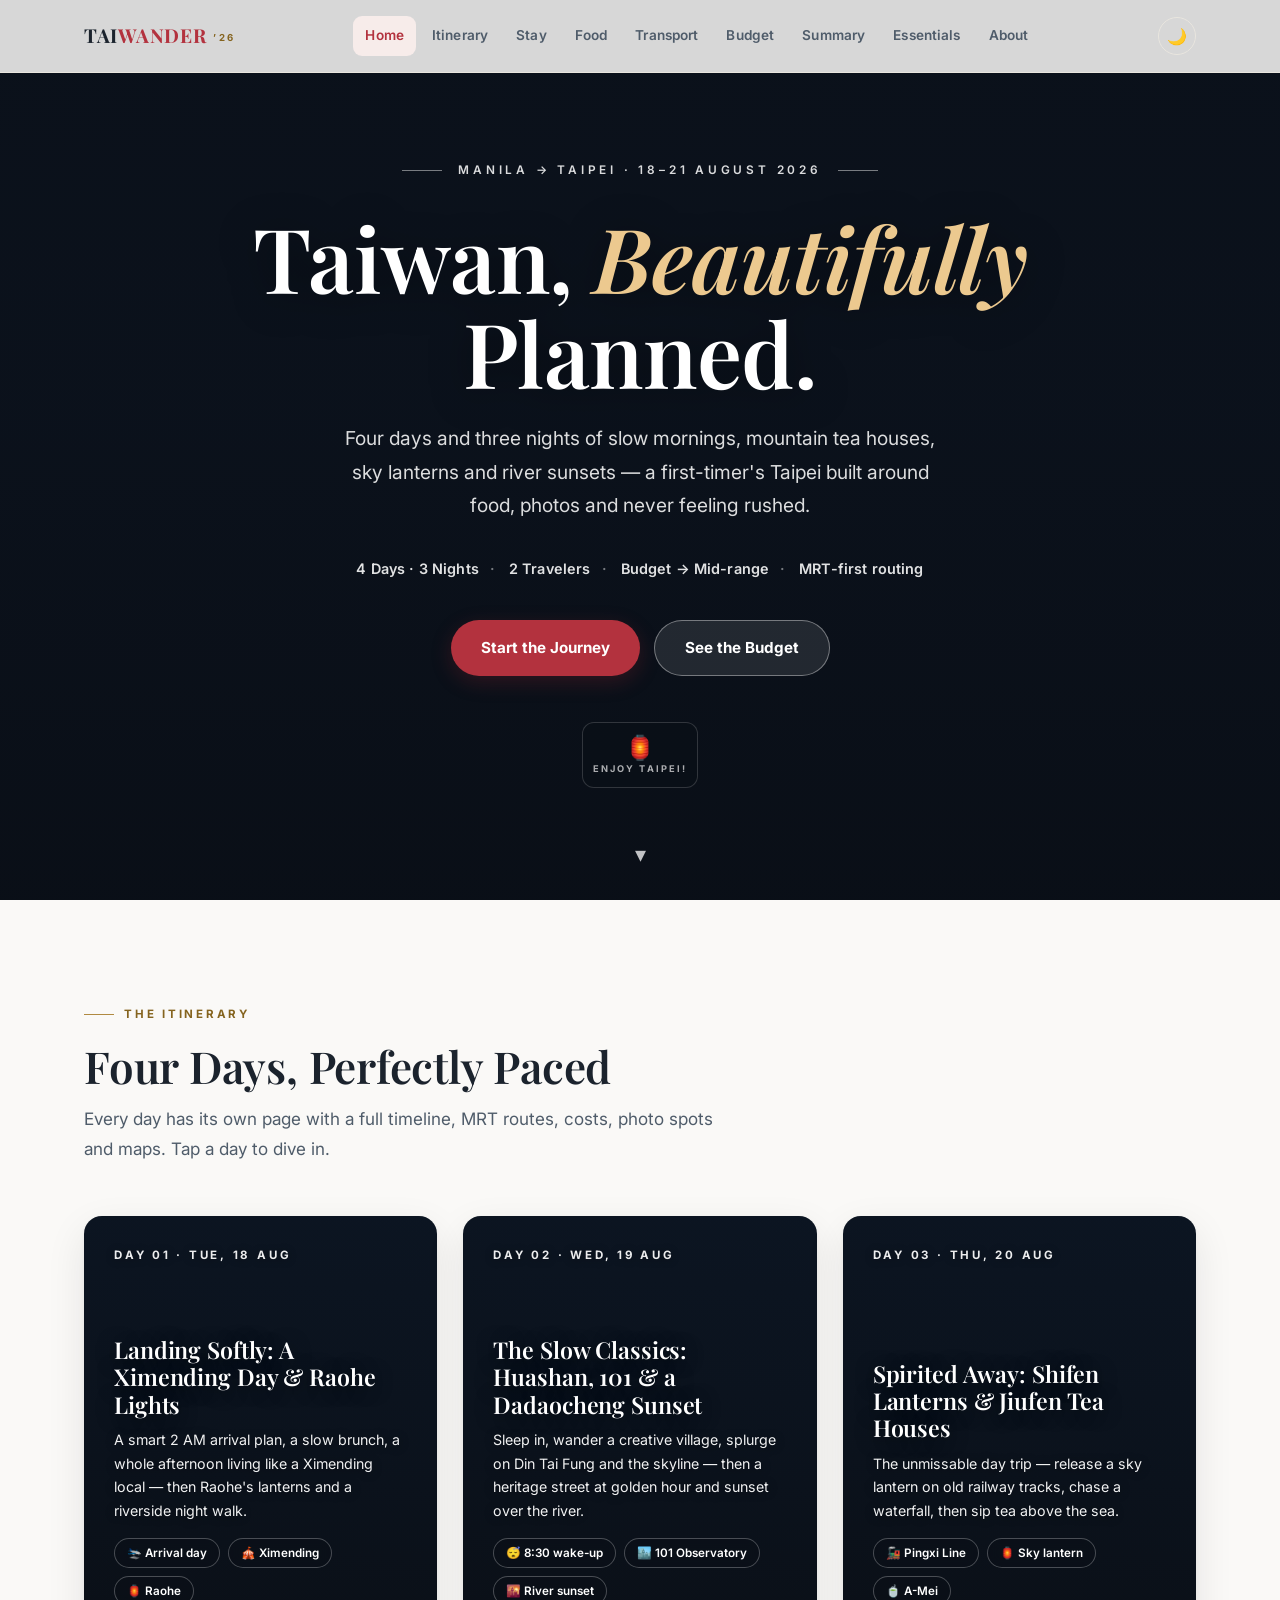
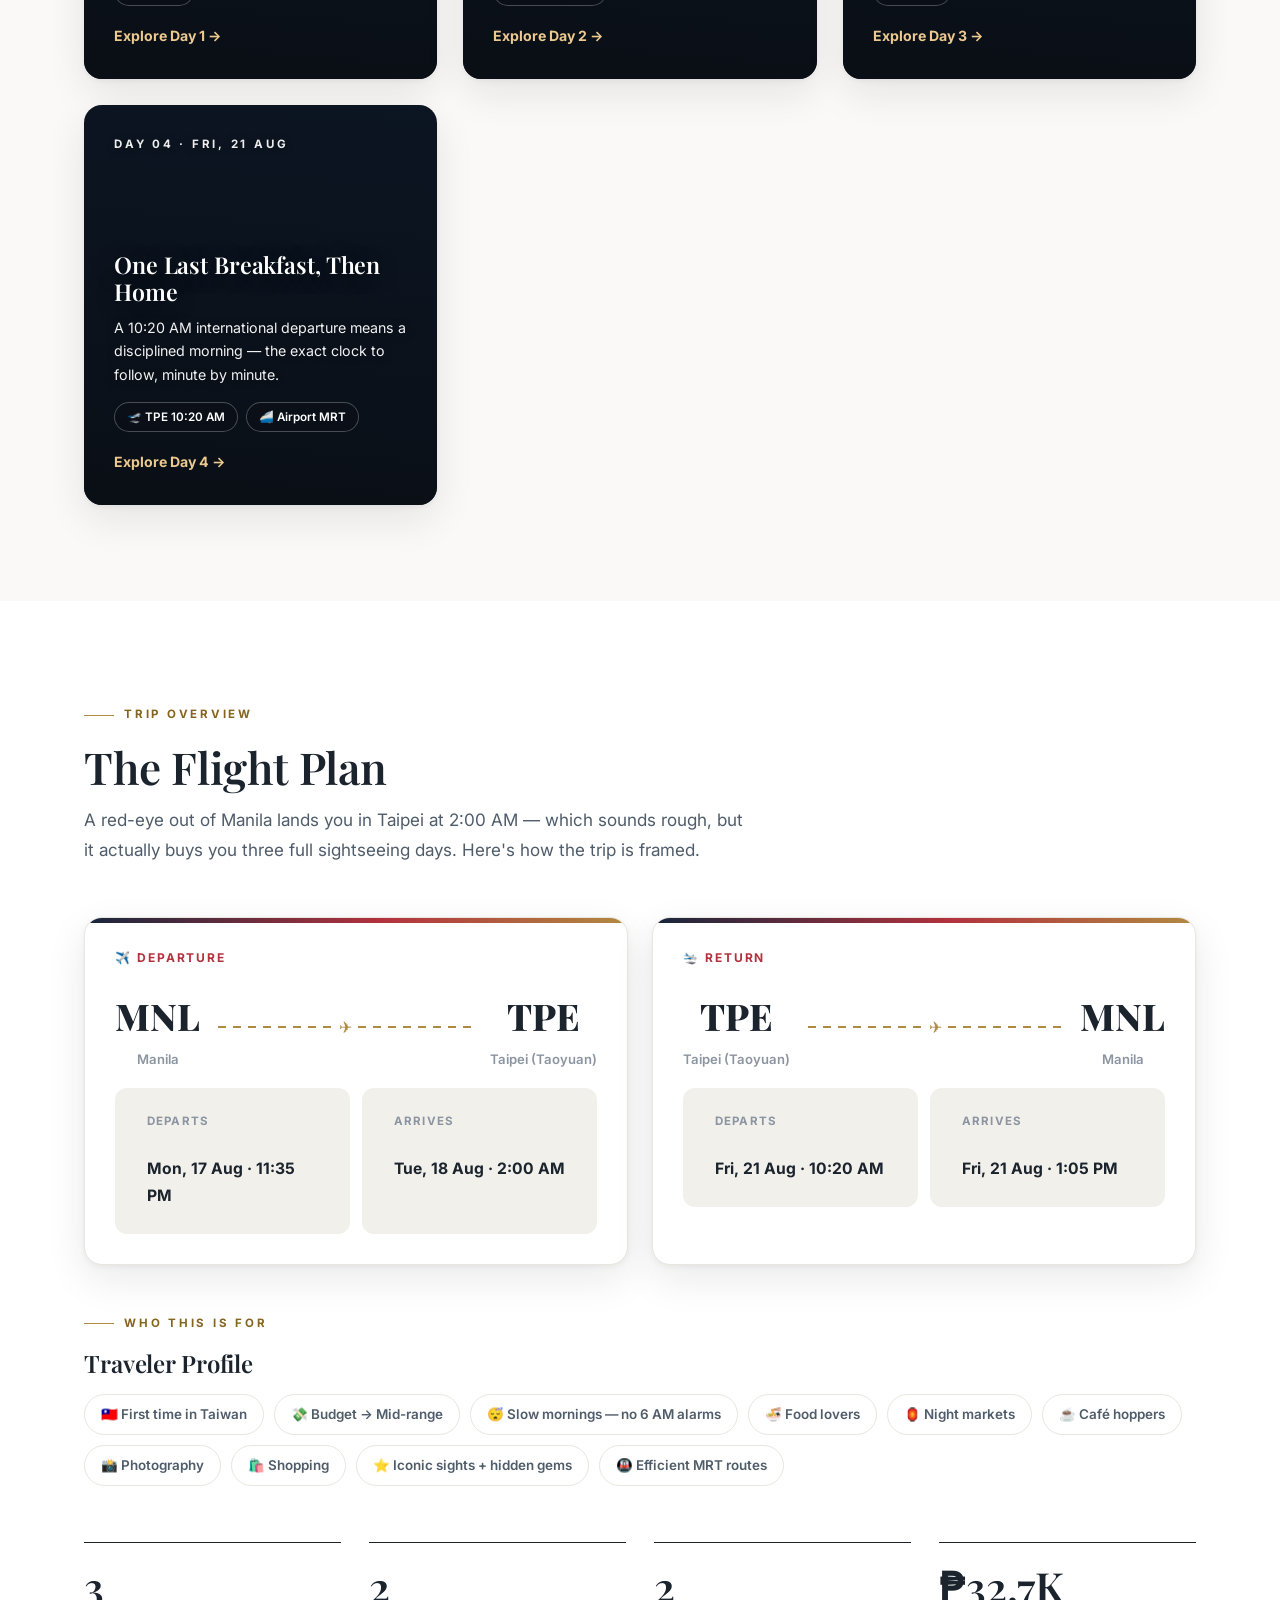
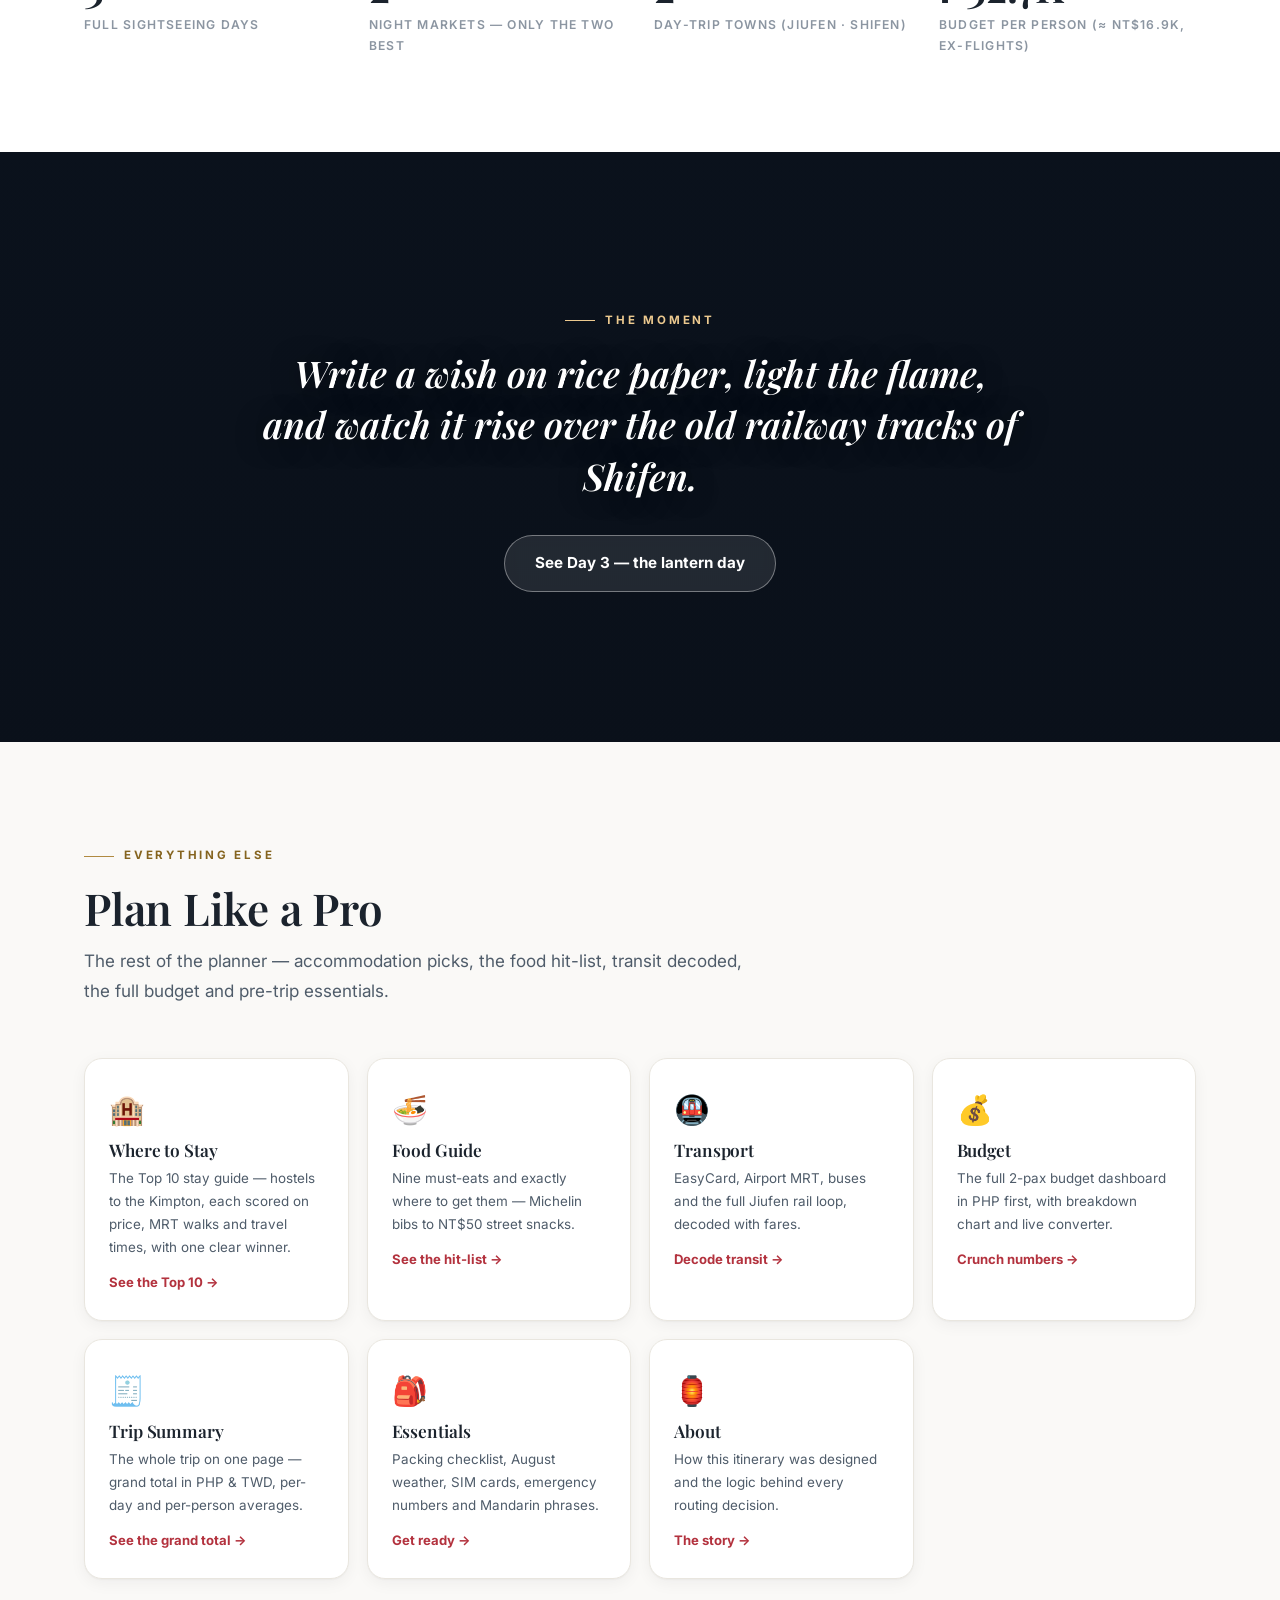
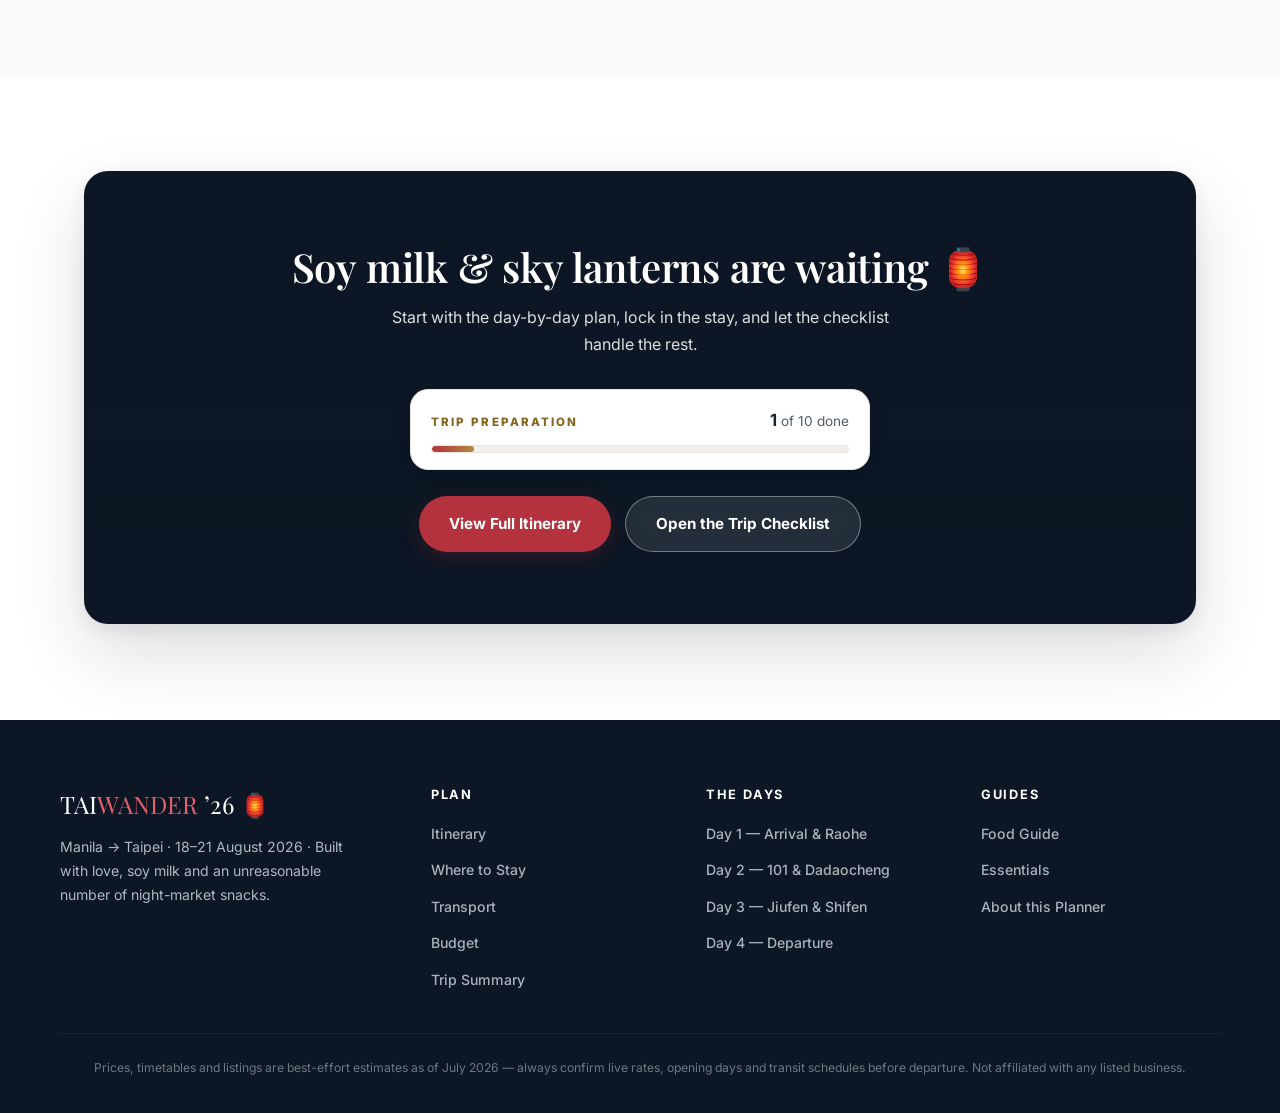
<file: index.html>
<!DOCTYPE html>
<html lang="en">
<head>
<meta charset="UTF-8" />
<meta name="viewport" content="width=device-width, initial-scale=1.0" />
<title>Taiwan 2026 — 4D3N Taipei Travel Planner</title>
<meta name="description" content="A premium 4-day, 3-night Taipei travel planner for first-time visitors — August 18–21, 2026. Night markets, Jiufen, Taipei 101, food guide, budget & more." />
<link rel="preconnect" href="https://fonts.googleapis.com" />
<link rel="preconnect" href="https://fonts.gstatic.com" crossorigin />
<link href="https://fonts.googleapis.com/css2?family=Playfair+Display:ital,wght@0,600;0,700;0,800;1,600&family=Inter:wght@400;500;600;700;800&display=swap" rel="stylesheet" />
<link rel="stylesheet" href="css/style.css" />
<link rel="icon" href="data:image/svg+xml,<svg xmlns='http://www.w3.org/2000/svg' viewBox='0 0 100 100'><text y='.9em' font-size='90'>🏮</text></svg>" />
<script>try{var t=localStorage.getItem('taiwan2026-theme');if(t)document.documentElement.setAttribute('data-theme',t);else if(matchMedia('(prefers-color-scheme: dark)').matches)document.documentElement.setAttribute('data-theme','dark');}catch(e){}</script>
</head>
<body>

<nav class="nav" id="nav">
  <div class="nav-inner">
    <a href="index.html" class="nav-logo">TAI<span>WANDER</span><small>’26</small></a>
    <ul class="nav-links" id="navLinks">
      <li><a href="index.html" class="active">Home</a></li>
      <li><a href="itinerary.html">Itinerary</a></li>
      <li><a href="stay.html">Stay</a></li>
      <li><a href="food.html">Food</a></li>
      <li><a href="transport.html">Transport</a></li>
      <li><a href="budget.html">Budget</a></li>
      <li><a href="summary.html">Summary</a></li>
      <li><a href="essentials.html">Essentials</a></li>
      <li><a href="about.html">About</a></li>
    </ul>
    <div class="nav-actions">
      <button class="theme-toggle" id="themeToggle" aria-label="Toggle dark mode">🌙</button>
      <button class="nav-toggle" id="navToggle" aria-label="Menu">☰</button>
    </div>
  </div>
</nav>

<!-- ================= HERO ================= -->
<header class="hero" id="home">
  <img class="hero-img" src="https://images.unsplash.com/photo-1598935898639-81586f7d2129?auto=format&fit=crop&w=1920&q=80" alt="Taipei 101 skyline at dusk" onerror="this.remove()" />
  <div class="hero-content">
    <div class="hero-eyebrow">Manila → Taipei · 18–21 August 2026</div>
    <h1>Taiwan, <em>Beautifully</em> Planned.</h1>
    <p class="hero-tagline">Four days and three nights of slow mornings, mountain tea houses, sky lanterns and river sunsets — a first-timer's Taipei built around food, photos and never feeling rushed.</p>

    <div class="hero-badges">
      <div class="hero-badge">4 Days · 3 Nights</div>
      <div class="hero-badge">2 Travelers</div>
      <div class="hero-badge">Budget → Mid-range</div>
      <div class="hero-badge">MRT-first routing</div>
    </div>
    <div class="hero-cta">
      <a href="itinerary.html" class="btn btn-red">Start the Journey</a>
      <a href="budget.html" class="btn btn-ghost">See the Budget</a>
    </div>

    <div class="countdown" id="countdown">
      <div class="cd-cell"><div class="n" id="cdD">—</div><div class="l">Days</div></div>
      <div class="cd-cell"><div class="n" id="cdH">—</div><div class="l">Hours</div></div>
      <div class="cd-cell"><div class="n" id="cdM">—</div><div class="l">Minutes</div></div>
      <div class="cd-cell"><div class="n" id="cdS">—</div><div class="l">Seconds</div></div>
    </div>
  </div>
  <a href="#overview" class="hero-scroll" aria-label="Scroll down">▾</a>
</header>

<main>

<!-- ================= THE FOUR DAYS ================= -->
<section id="overview">
  <div class="container">
    <div class="reveal">
      <div class="section-kicker">The Itinerary</div>
      <h2 class="section-title">Four Days, Perfectly Paced</h2>
      <p class="section-sub">Every day has its own page with a full timeline, MRT routes, costs, photo spots and maps. Tap a day to dive in.</p>
    </div>
    <div class="day-cards">
      <a href="day1.html" class="day-card d1 reveal">
        <div class="dc-num">Day 01 · Tue, 18 Aug</div>
        <h3>Landing Softly: A Ximending Day & Raohe Lights</h3>
        <p>A smart 2 AM arrival plan, a slow brunch, a whole afternoon living like a Ximending local — then Raohe's lanterns and a riverside night walk.</p>
        <div class="dc-tags"><span>🛬 Arrival day</span><span>🎪 Ximending</span><span>🏮 Raohe</span></div>
        <div class="dc-go">Explore Day 1</div>
      </a>
      <a href="day2.html" class="day-card d2 reveal">
        <div class="dc-num">Day 02 · Wed, 19 Aug</div>
        <h3>The Slow Classics: Huashan, 101 & a Dadaocheng Sunset</h3>
        <p>Sleep in, wander a creative village, splurge on Din Tai Fung and the skyline — then a heritage street at golden hour and sunset over the river.</p>
        <div class="dc-tags"><span>😴 8:30 wake-up</span><span>🏙️ 101 Observatory</span><span>🌇 River sunset</span></div>
        <div class="dc-go">Explore Day 2</div>
      </a>
      <a href="day3.html" class="day-card d3 reveal">
        <div class="dc-num">Day 03 · Thu, 20 Aug</div>
        <h3>Spirited Away: Shifen Lanterns & Jiufen Tea Houses</h3>
        <p>The unmissable day trip — release a sky lantern on old railway tracks, chase a waterfall, then sip tea above the sea.</p>
        <div class="dc-tags"><span>🚂 Pingxi Line</span><span>🏮 Sky lantern</span><span>🍵 A-Mei</span></div>
        <div class="dc-go">Explore Day 3</div>
      </a>
      <a href="day4.html" class="day-card d4 reveal">
        <div class="dc-num">Day 04 · Fri, 21 Aug</div>
        <h3>One Last Breakfast, Then Home</h3>
        <p>A 10:20 AM international departure means a disciplined morning — the exact clock to follow, minute by minute.</p>
        <div class="dc-tags"><span>🛫 TPE 10:20 AM</span><span>🚄 Airport MRT</span></div>
        <div class="dc-go">Explore Day 4</div>
      </a>
    </div>
  </div>
</section>

<!-- ================= FLIGHT OVERVIEW ================= -->
<section class="alt">
  <div class="container">
    <div class="reveal">
      <div class="section-kicker">Trip Overview</div>
      <h2 class="section-title">The Flight Plan</h2>
      <p class="section-sub">A red-eye out of Manila lands you in Taipei at 2:00 AM — which sounds rough, but it actually buys you three full sightseeing days. Here's how the trip is framed.</p>
    </div>

    <div class="flight-grid">
      <div class="flight-card reveal">
        <div class="flight-label">✈️ Departure</div>
        <div class="flight-route">
          <div class="flight-city"><div class="flight-code">MNL</div><div class="flight-city-name">Manila</div></div>
          <div class="flight-path"><div class="line"></div>✈<div class="line"></div></div>
          <div class="flight-city"><div class="flight-code">TPE</div><div class="flight-city-name">Taipei (Taoyuan)</div></div>
        </div>
        <div class="flight-meta">
          <div><div class="k">Departs</div><div class="v">Mon, 17 Aug · 11:35 PM</div></div>
          <div><div class="k">Arrives</div><div class="v">Tue, 18 Aug · 2:00 AM</div></div>
        </div>
      </div>
      <div class="flight-card reveal">
        <div class="flight-label">🛬 Return</div>
        <div class="flight-route">
          <div class="flight-city"><div class="flight-code">TPE</div><div class="flight-city-name">Taipei (Taoyuan)</div></div>
          <div class="flight-path"><div class="line"></div>✈<div class="line"></div></div>
          <div class="flight-city"><div class="flight-code">MNL</div><div class="flight-city-name">Manila</div></div>
        </div>
        <div class="flight-meta">
          <div><div class="k">Departs</div><div class="v">Fri, 21 Aug · 10:20 AM</div></div>
          <div><div class="k">Arrives</div><div class="v">Fri, 21 Aug · 1:05 PM</div></div>
        </div>
      </div>
    </div>

    <div class="reveal">
      <div class="section-kicker">Who This Is For</div>
      <h3 class="sub-title" style="margin-bottom:16px;">Traveler Profile</h3>
      <div class="chips">
        <span class="chip">🇹🇼 First time in Taiwan</span>
        <span class="chip">💸 Budget → Mid-range</span>
        <span class="chip">😴 Slow mornings — no 6 AM alarms</span>
        <span class="chip">🍜 Food lovers</span>
        <span class="chip">🏮 Night markets</span>
        <span class="chip">☕ Café hoppers</span>
        <span class="chip">📸 Photography</span>
        <span class="chip">🛍️ Shopping</span>
        <span class="chip">⭐ Iconic sights + hidden gems</span>
        <span class="chip">🚇 Efficient MRT routes</span>
      </div>
    </div>

    <div class="stat-strip reveal">
      <div class="stat"><div class="num">3</div><div class="lbl">Full sightseeing days</div></div>
      <div class="stat"><div class="num">2</div><div class="lbl">Night markets — only the two best</div></div>
      <div class="stat"><div class="num">2</div><div class="lbl">Day-trip towns (Jiufen · Shifen)</div></div>
      <div class="stat"><div class="num">₱32.7K</div><div class="lbl">Budget per person (≈ NT$16.9K, ex-flights)</div></div>
    </div>
  </div>
</section>

<!-- ================= PHOTO INTERLUDE ================= -->
<section class="photo-band" aria-label="Shifen sky lanterns">
  <div class="container pb-inner reveal">
    <div class="section-kicker">The Moment</div>
    <p class="pb-quote">Write a wish on rice paper, light the flame, and watch it rise over the old railway tracks of Shifen.</p>
    <a href="day3.html" class="btn btn-ghost">See Day 3 — the lantern day</a>
  </div>
</section>

<!-- ================= QUICK LINKS ================= -->
<section>
  <div class="container">
    <div class="reveal">
      <div class="section-kicker">Everything Else</div>
      <h2 class="section-title">Plan Like a Pro</h2>
      <p class="section-sub">The rest of the planner — accommodation picks, the food hit-list, transit decoded, the full budget and pre-trip essentials.</p>
    </div>
    <div class="tile-grid">
      <a class="tile reveal" href="stay.html"><span class="t-emoji">🏨</span><h3>Where to Stay</h3><p>The Top 10 stay guide — hostels to the Kimpton, each scored on price, MRT walks and travel times, with one clear winner.</p><span class="t-go">See the Top 10 →</span></a>
      <a class="tile reveal" href="food.html"><span class="t-emoji">🍜</span><h3>Food Guide</h3><p>Nine must-eats and exactly where to get them — Michelin bibs to NT$50 street snacks.</p><span class="t-go">See the hit-list →</span></a>
      <a class="tile reveal" href="transport.html"><span class="t-emoji">🚇</span><h3>Transport</h3><p>EasyCard, Airport MRT, buses and the full Jiufen rail loop, decoded with fares.</p><span class="t-go">Decode transit →</span></a>
      <a class="tile reveal" href="budget.html"><span class="t-emoji">💰</span><h3>Budget</h3><p>The full 2-pax budget dashboard in PHP first, with breakdown chart and live converter.</p><span class="t-go">Crunch numbers →</span></a>
      <a class="tile reveal" href="summary.html"><span class="t-emoji">🧾</span><h3>Trip Summary</h3><p>The whole trip on one page — grand total in PHP & TWD, per-day and per-person averages.</p><span class="t-go">See the grand total →</span></a>
      <a class="tile reveal" href="essentials.html"><span class="t-emoji">🎒</span><h3>Essentials</h3><p>Packing checklist, August weather, SIM cards, emergency numbers and Mandarin phrases.</p><span class="t-go">Get ready →</span></a>
      <a class="tile reveal" href="about.html"><span class="t-emoji">🏮</span><h3>About</h3><p>How this itinerary was designed and the logic behind every routing decision.</p><span class="t-go">The story →</span></a>
    </div>
  </div>
</section>

<!-- ================= CTA ================= -->
<section class="alt">
  <div class="container">
    <div class="cta-band reveal">
      <h2 id="sleepsTitle">Soy milk & sky lanterns are waiting 🏮</h2>
      <p>Start with the day-by-day plan, lock in the stay, and let the checklist handle the rest.</p>
      <div class="task-progress" data-task-progress="compact" style="max-width:460px;margin:0 auto 26px;text-align:left;"></div>
      <div class="hero-cta">
        <a href="itinerary.html" class="btn btn-red">View Full Itinerary</a>
        <a href="summary.html" class="btn btn-ghost">Open the Trip Checklist</a>
      </div>
    </div>
  </div>
</section>

</main>

<footer>
  <div class="foot-grid">
    <div class="foot-brand">
      <div class="foot-title">TAI<span>WANDER</span> ’26 🏮</div>
      <p>Manila → Taipei · 18–21 August 2026 · Built with love, soy milk and an unreasonable number of night-market snacks.</p>
    </div>
    <div class="foot-col"><h4>Plan</h4><ul>
      <li><a href="itinerary.html">Itinerary</a></li>
      <li><a href="stay.html">Where to Stay</a></li>
      <li><a href="transport.html">Transport</a></li>
      <li><a href="budget.html">Budget</a></li>
      <li><a href="summary.html">Trip Summary</a></li>
    </ul></div>
    <div class="foot-col"><h4>The Days</h4><ul>
      <li><a href="day1.html">Day 1 — Arrival & Raohe</a></li>
      <li><a href="day2.html">Day 2 — 101 & Dadaocheng</a></li>
      <li><a href="day3.html">Day 3 — Jiufen & Shifen</a></li>
      <li><a href="day4.html">Day 4 — Departure</a></li>
    </ul></div>
    <div class="foot-col"><h4>Guides</h4><ul>
      <li><a href="food.html">Food Guide</a></li>
      <li><a href="essentials.html">Essentials</a></li>
      <li><a href="about.html">About this Planner</a></li>
    </ul></div>
  </div>
  <div class="foot-bottom">Prices, timetables and listings are best-effort estimates as of July 2026 — always confirm live rates, opening days and transit schedules before departure. Not affiliated with any listed business.</div>
</footer>

<button class="to-top" id="toTop" aria-label="Back to top">↑</button>
<script src="js/main.js"></script>
</body>
</html>
</file>
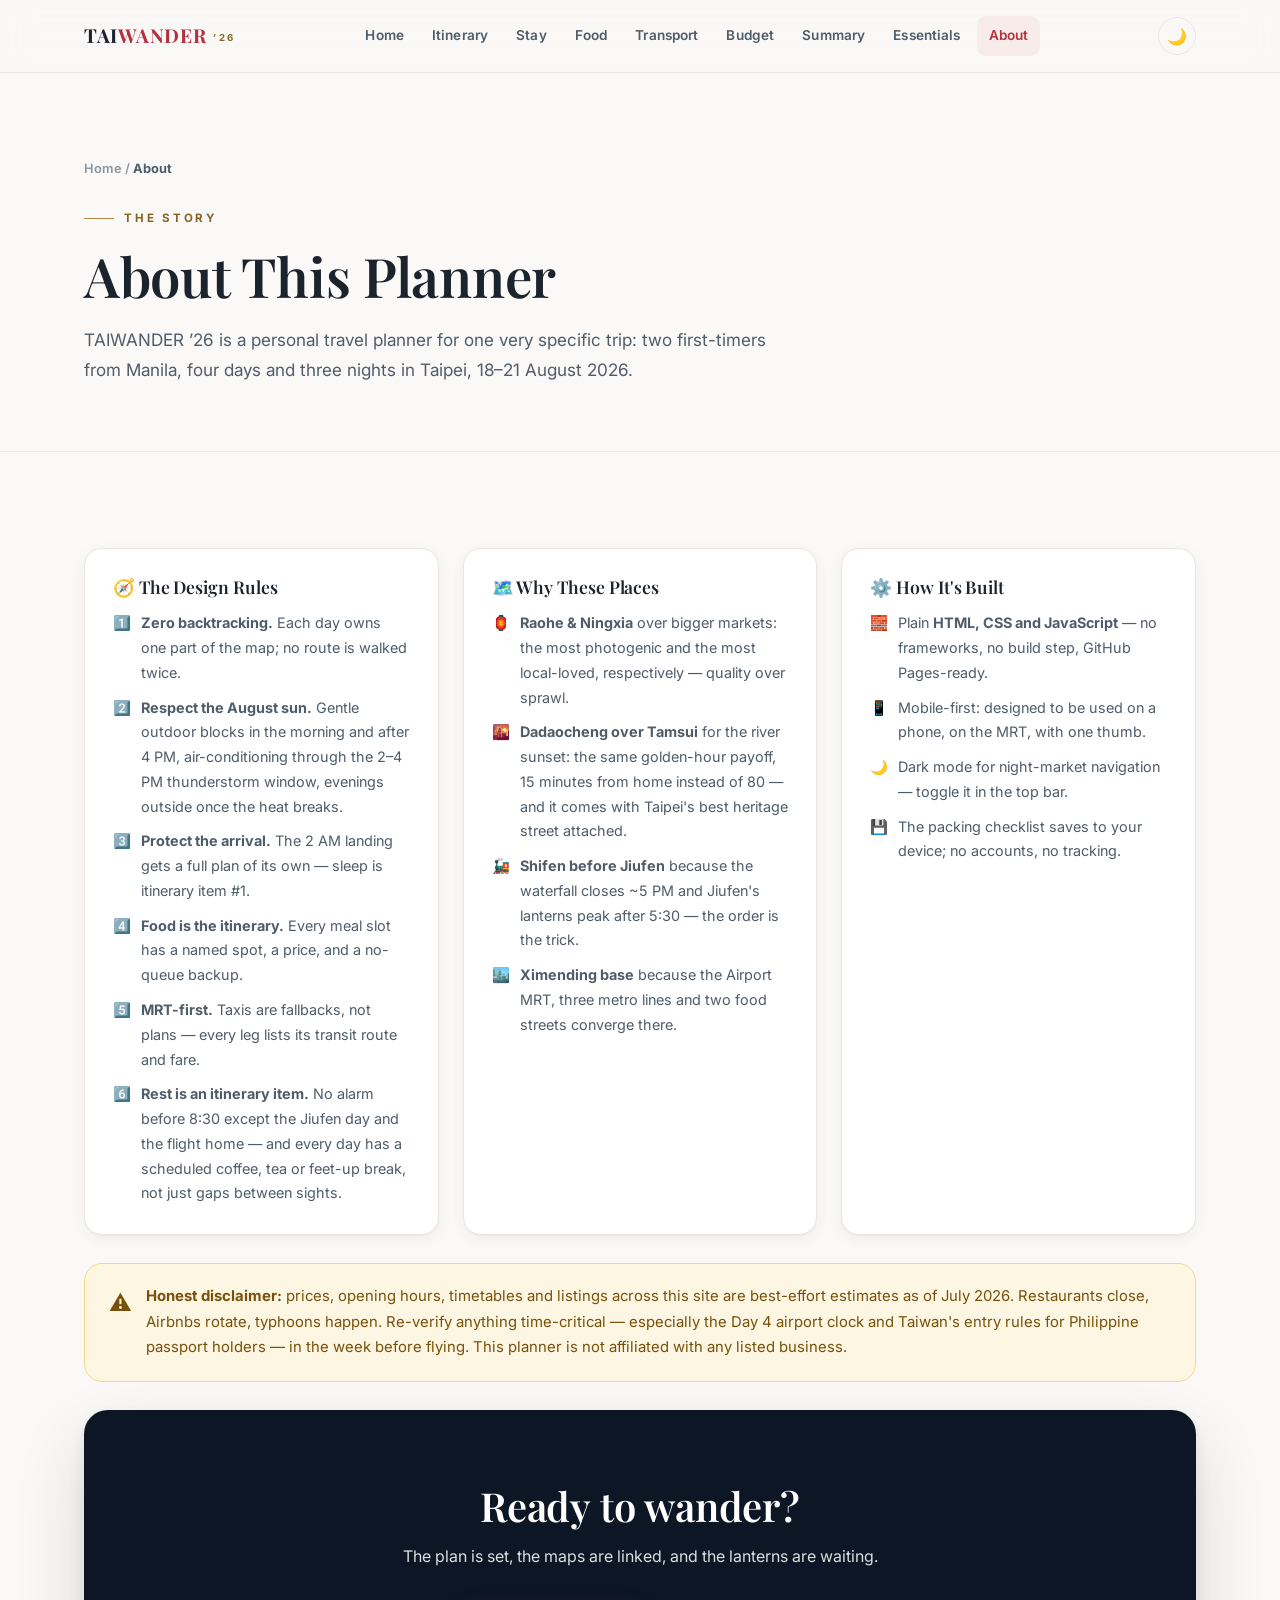
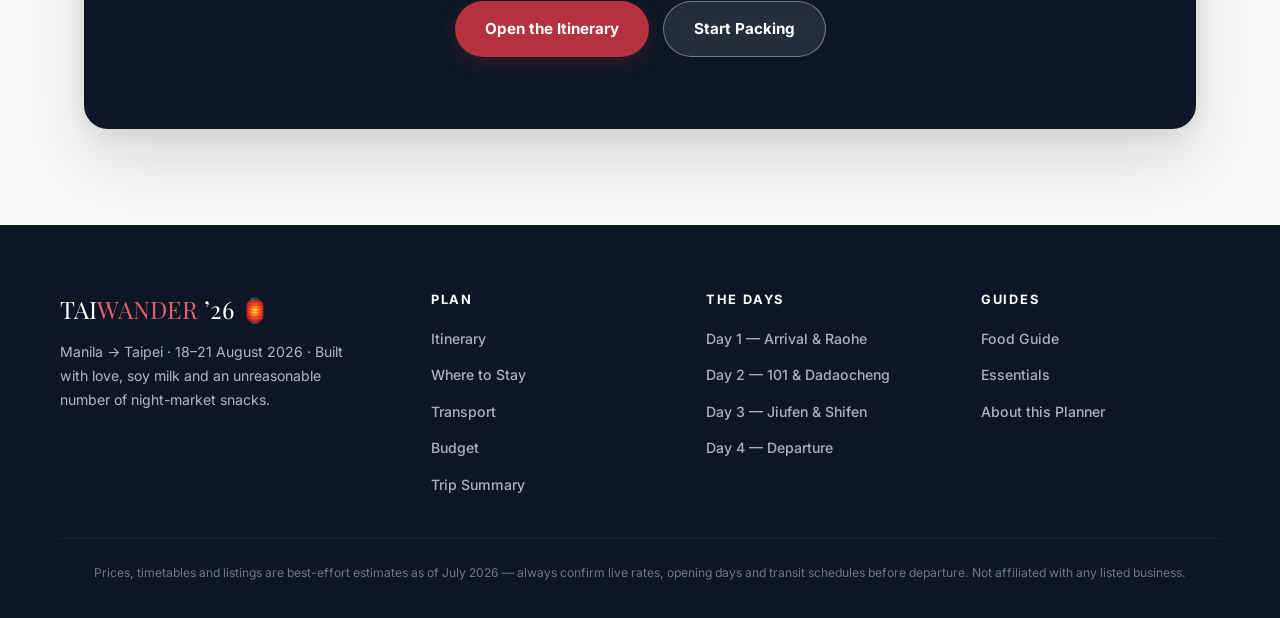
<file: about.html>
<!DOCTYPE html>
<html lang="en">
<head>
<meta charset="UTF-8" />
<meta name="viewport" content="width=device-width, initial-scale=1.0" />
<title>About — Taiwan 2026 Travel Planner</title>
<meta name="description" content="The story and design logic behind this 4D3N Taipei travel planner — who it's for, how the routes were built, and what to double-check before flying." />
<link rel="preconnect" href="https://fonts.googleapis.com" />
<link rel="preconnect" href="https://fonts.gstatic.com" crossorigin />
<link href="https://fonts.googleapis.com/css2?family=Playfair+Display:ital,wght@0,600;0,700;0,800;1,600&family=Inter:wght@400;500;600;700;800&display=swap" rel="stylesheet" />
<link rel="stylesheet" href="css/style.css" />
<link rel="icon" href="data:image/svg+xml,<svg xmlns='http://www.w3.org/2000/svg' viewBox='0 0 100 100'><text y='.9em' font-size='90'>🏮</text></svg>" />
<script>try{var t=localStorage.getItem('taiwan2026-theme');if(t)document.documentElement.setAttribute('data-theme',t);else if(matchMedia('(prefers-color-scheme: dark)').matches)document.documentElement.setAttribute('data-theme','dark');}catch(e){}</script>
</head>
<body>

<nav class="nav" id="nav">
  <div class="nav-inner">
    <a href="index.html" class="nav-logo">TAI<span>WANDER</span><small>’26</small></a>
    <ul class="nav-links" id="navLinks">
      <li><a href="index.html">Home</a></li>
      <li><a href="itinerary.html">Itinerary</a></li>
      <li><a href="stay.html">Stay</a></li>
      <li><a href="food.html">Food</a></li>
      <li><a href="transport.html">Transport</a></li>
      <li><a href="budget.html">Budget</a></li>
      <li><a href="summary.html">Summary</a></li>
      <li><a href="essentials.html">Essentials</a></li>
      <li><a href="about.html" class="active">About</a></li>
    </ul>
    <div class="nav-actions">
      <button class="theme-toggle" id="themeToggle" aria-label="Toggle dark mode">🌙</button>
      <button class="nav-toggle" id="navToggle" aria-label="Menu">☰</button>
    </div>
  </div>
</nav>

<header class="page-hero">
  <div class="container">
    <div class="crumb"><a href="index.html">Home</a> / <b>About</b></div>
    <div class="section-kicker">The Story</div>
    <h1>About This Planner</h1>
    <p class="lede">TAIWANDER ’26 is a personal travel planner for one very specific trip: two first-timers from Manila, four days and three nights in Taipei, 18–21 August 2026.</p>
  </div>
</header>

<main>

<section>
  <div class="container">
    <div class="info-grid">
      <div class="info-card reveal">
        <h3>🧭 The Design Rules</h3>
        <ul>
          <li><span>1️⃣</span><span><strong>Zero backtracking.</strong> Each day owns one part of the map; no route is walked twice.</span></li>
          <li><span>2️⃣</span><span><strong>Respect the August sun.</strong> Gentle outdoor blocks in the morning and after 4 PM, air-conditioning through the 2–4 PM thunderstorm window, evenings outside once the heat breaks.</span></li>
          <li><span>3️⃣</span><span><strong>Protect the arrival.</strong> The 2 AM landing gets a full plan of its own — sleep is itinerary item #1.</span></li>
          <li><span>4️⃣</span><span><strong>Food is the itinerary.</strong> Every meal slot has a named spot, a price, and a no-queue backup.</span></li>
          <li><span>5️⃣</span><span><strong>MRT-first.</strong> Taxis are fallbacks, not plans — every leg lists its transit route and fare.</span></li>
          <li><span>6️⃣</span><span><strong>Rest is an itinerary item.</strong> No alarm before 8:30 except the Jiufen day and the flight home — and every day has a scheduled coffee, tea or feet-up break, not just gaps between sights.</span></li>
        </ul>
      </div>
      <div class="info-card reveal">
        <h3>🗺️ Why These Places</h3>
        <ul>
          <li><span>🏮</span><span><strong>Raohe & Ningxia</strong> over bigger markets: the most photogenic and the most local-loved, respectively — quality over sprawl.</span></li>
          <li><span>🌇</span><span><strong>Dadaocheng over Tamsui</strong> for the river sunset: the same golden-hour payoff, 15 minutes from home instead of 80 — and it comes with Taipei's best heritage street attached.</span></li>
          <li><span>🚂</span><span><strong>Shifen before Jiufen</strong> because the waterfall closes ~5 PM and Jiufen's lanterns peak after 5:30 — the order is the trick.</span></li>
          <li><span>🏙️</span><span><strong>Ximending base</strong> because the Airport MRT, three metro lines and two food streets converge there.</span></li>
        </ul>
      </div>
      <div class="info-card reveal">
        <h3>⚙️ How It's Built</h3>
        <ul>
          <li><span>🧱</span><span>Plain <strong>HTML, CSS and JavaScript</strong> — no frameworks, no build step, GitHub Pages-ready.</span></li>
          <li><span>📱</span><span>Mobile-first: designed to be used on a phone, on the MRT, with one thumb.</span></li>
          <li><span>🌙</span><span>Dark mode for night-market navigation — toggle it in the top bar.</span></li>
          <li><span>💾</span><span>The packing checklist saves to your device; no accounts, no tracking.</span></li>
        </ul>
      </div>
    </div>

    <div class="tip tip-amber reveal"><span class="ico">⚠️</span><div><strong>Honest disclaimer:</strong> prices, opening hours, timetables and listings across this site are best-effort estimates as of July 2026. Restaurants close, Airbnbs rotate, typhoons happen. Re-verify anything time-critical — especially the Day 4 airport clock and Taiwan's entry rules for Philippine passport holders — in the week before flying. This planner is not affiliated with any listed business.</div></div>

    <div class="cta-band reveal">
      <h2>Ready to wander?</h2>
      <p>The plan is set, the maps are linked, and the lanterns are waiting.</p>
      <div class="hero-cta">
        <a href="itinerary.html" class="btn btn-red">Open the Itinerary</a>
        <a href="essentials.html" class="btn btn-ghost">Start Packing</a>
      </div>
    </div>
  </div>
</section>

</main>

<footer>
  <div class="foot-grid">
    <div class="foot-brand">
      <div class="foot-title">TAI<span>WANDER</span> ’26 🏮</div>
      <p>Manila → Taipei · 18–21 August 2026 · Built with love, soy milk and an unreasonable number of night-market snacks.</p>
    </div>
    <div class="foot-col"><h4>Plan</h4><ul>
      <li><a href="itinerary.html">Itinerary</a></li>
      <li><a href="stay.html">Where to Stay</a></li>
      <li><a href="transport.html">Transport</a></li>
      <li><a href="budget.html">Budget</a></li>
      <li><a href="summary.html">Trip Summary</a></li>
    </ul></div>
    <div class="foot-col"><h4>The Days</h4><ul>
      <li><a href="day1.html">Day 1 — Arrival & Raohe</a></li>
      <li><a href="day2.html">Day 2 — 101 & Dadaocheng</a></li>
      <li><a href="day3.html">Day 3 — Jiufen & Shifen</a></li>
      <li><a href="day4.html">Day 4 — Departure</a></li>
    </ul></div>
    <div class="foot-col"><h4>Guides</h4><ul>
      <li><a href="food.html">Food Guide</a></li>
      <li><a href="essentials.html">Essentials</a></li>
      <li><a href="about.html">About this Planner</a></li>
    </ul></div>
  </div>
  <div class="foot-bottom">Prices, timetables and listings are best-effort estimates as of July 2026 — always confirm live rates, opening days and transit schedules before departure. Not affiliated with any listed business.</div>
</footer>

<button class="to-top" id="toTop" aria-label="Back to top">↑</button>
<script src="js/main.js"></script>
</body>
</html>
</file>
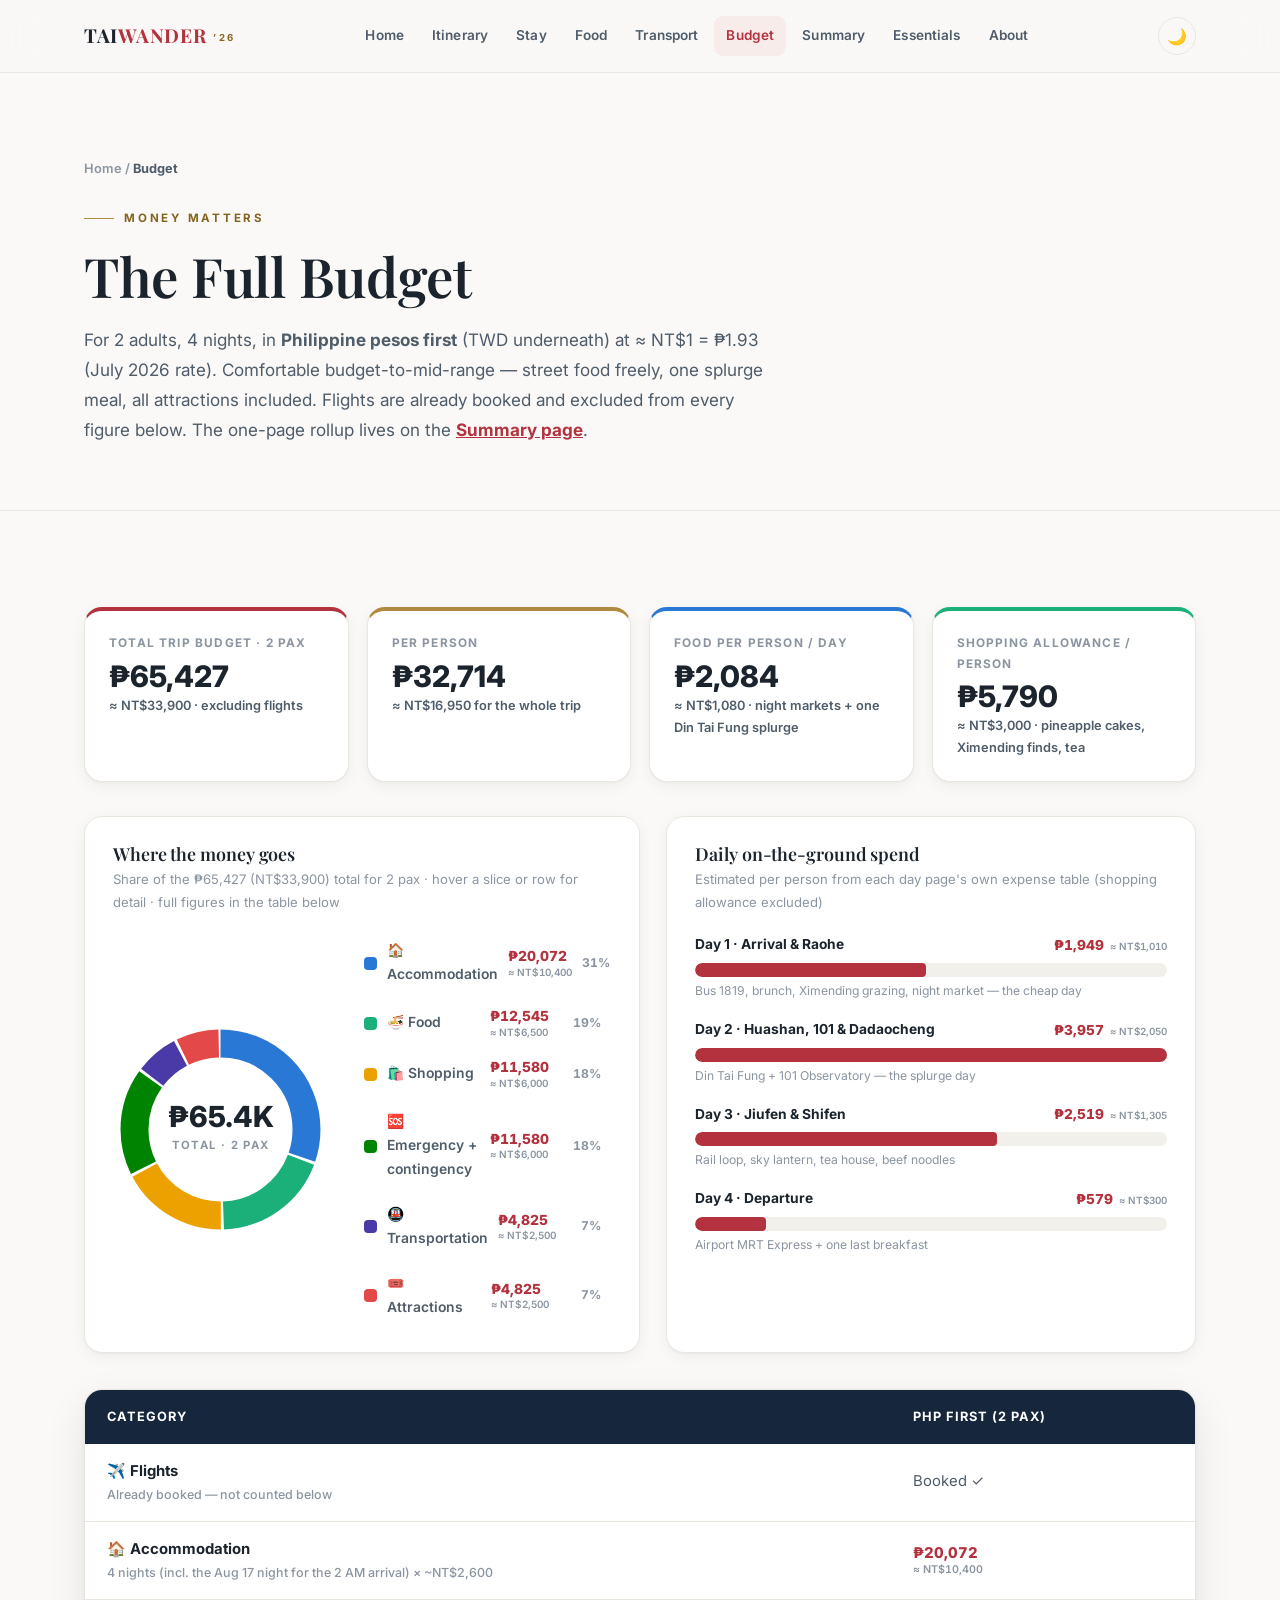
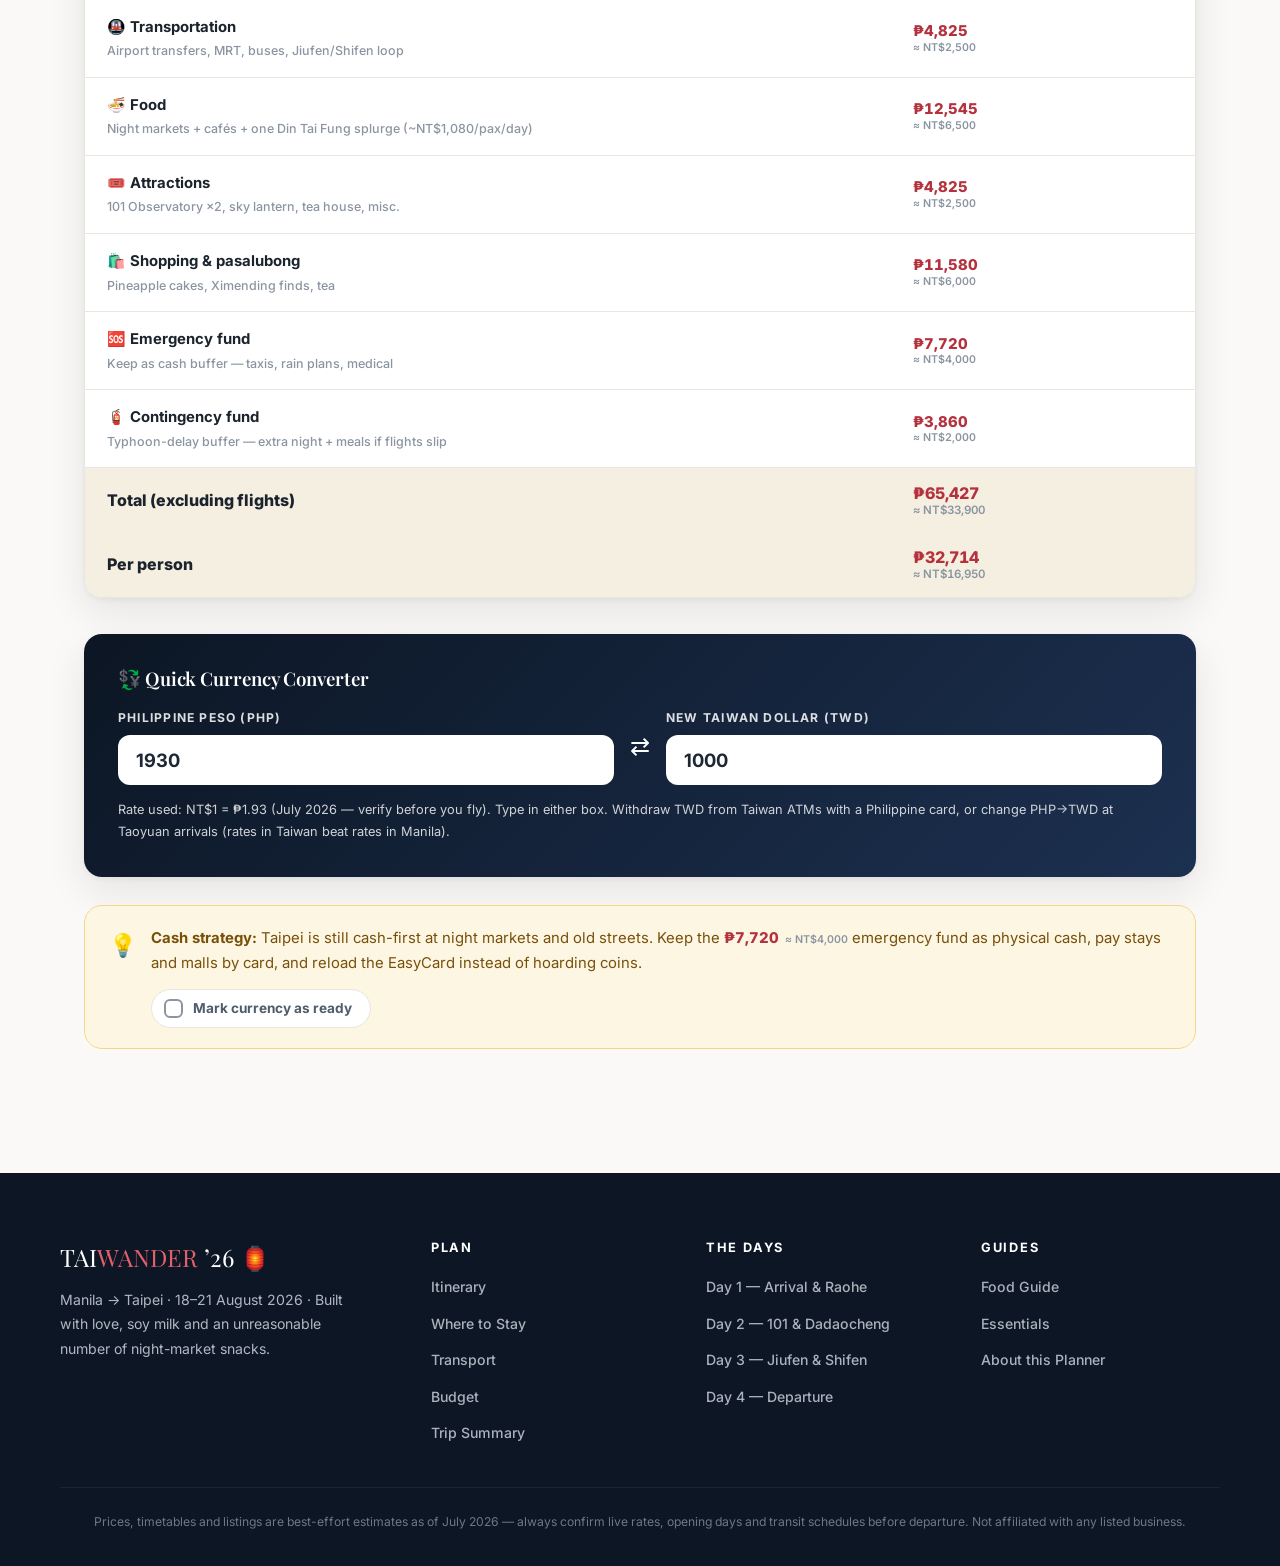
<file: budget.html>
<!DOCTYPE html>
<html lang="en">
<head>
<meta charset="UTF-8" />
<meta name="viewport" content="width=device-width, initial-scale=1.0" />
<title>Budget — Taiwan 2026 Travel Planner</title>
<meta name="description" content="The full 4D3N Taipei budget for two in PHP first: breakdown chart, category table, daily spending estimates, shopping allowance and a live PHP⇄TWD converter." />
<link rel="preconnect" href="https://fonts.googleapis.com" />
<link rel="preconnect" href="https://fonts.gstatic.com" crossorigin />
<link href="https://fonts.googleapis.com/css2?family=Playfair+Display:ital,wght@0,600;0,700;0,800;1,600&family=Inter:wght@400;500;600;700;800&display=swap" rel="stylesheet" />
<link rel="stylesheet" href="css/style.css" />
<link rel="icon" href="data:image/svg+xml,<svg xmlns='http://www.w3.org/2000/svg' viewBox='0 0 100 100'><text y='.9em' font-size='90'>🏮</text></svg>" />
<script>try{var t=localStorage.getItem('taiwan2026-theme');if(t)document.documentElement.setAttribute('data-theme',t);else if(matchMedia('(prefers-color-scheme: dark)').matches)document.documentElement.setAttribute('data-theme','dark');}catch(e){}</script>
</head>
<body>

<nav class="nav" id="nav">
  <div class="nav-inner">
    <a href="index.html" class="nav-logo">TAI<span>WANDER</span><small>’26</small></a>
    <ul class="nav-links" id="navLinks">
      <li><a href="index.html">Home</a></li>
      <li><a href="itinerary.html">Itinerary</a></li>
      <li><a href="stay.html">Stay</a></li>
      <li><a href="food.html">Food</a></li>
      <li><a href="transport.html">Transport</a></li>
      <li><a href="budget.html" class="active">Budget</a></li>
      <li><a href="summary.html">Summary</a></li>
      <li><a href="essentials.html">Essentials</a></li>
      <li><a href="about.html">About</a></li>
    </ul>
    <div class="nav-actions">
      <button class="theme-toggle" id="themeToggle" aria-label="Toggle dark mode">🌙</button>
      <button class="nav-toggle" id="navToggle" aria-label="Menu">☰</button>
    </div>
  </div>
</nav>

<header class="page-hero">
  <div class="container">
    <div class="crumb"><a href="index.html">Home</a> / <b>Budget</b></div>
    <div class="section-kicker">Money Matters</div>
    <h1>The Full Budget</h1>
    <p class="lede">For 2 adults, 4 nights, in <strong>Philippine pesos first</strong> (TWD underneath) at ≈ NT$1 = ₱1.93 (July 2026 rate). Comfortable budget-to-mid-range — street food freely, one splurge meal, all attractions included. Flights are already booked and excluded from every figure below. The one-page rollup lives on the <a href="summary.html" style="color:var(--red);font-weight:700;">Summary page</a>.</p>
  </div>
</header>

<main>

<section>
  <div class="container">

    <!-- KPI row -->
    <div class="kpi-row reveal">
      <div class="kpi accent">
        <div class="k-label">Total trip budget · 2 pax</div>
        <div class="k-value"><span data-count="65427" data-prefix="₱">₱0</span></div>
        <div class="k-sub">≈ NT$33,900 · excluding flights</div>
      </div>
      <div class="kpi accent2">
        <div class="k-label">Per person</div>
        <div class="k-value"><span data-count="32714" data-prefix="₱">₱0</span></div>
        <div class="k-sub">≈ NT$16,950 for the whole trip</div>
      </div>
      <div class="kpi accent3">
        <div class="k-label">Food per person / day</div>
        <div class="k-value"><span data-count="2084" data-prefix="₱">₱0</span></div>
        <div class="k-sub">≈ NT$1,080 · night markets + one Din Tai Fung splurge</div>
      </div>
      <div class="kpi accent4">
        <div class="k-label">Shopping allowance / person</div>
        <div class="k-value"><span data-count="5790" data-prefix="₱">₱0</span></div>
        <div class="k-sub">≈ NT$3,000 · pineapple cakes, Ximending finds, tea</div>
      </div>
    </div>

    <!-- Charts -->
    <div class="viz-grid">
      <div class="viz-card reveal">
        <h3>Where the money goes</h3>
        <div class="viz-sub">Share of the ₱65,427 (NT$33,900) total for 2 pax · hover a slice or row for detail · full figures in the table below</div>
        <div class="donut-wrap">
          <svg class="donut-svg" id="donutSvg" viewBox="0 0 200 200" role="img" aria-label="Budget breakdown donut chart — values listed in the legend and table below">
            <text class="donut-center-n" x="100" y="98" text-anchor="middle">₱65.4K</text>
            <text class="donut-center-l" x="100" y="118" text-anchor="middle">Total · 2 pax</text>
          </svg>
          <ul class="donut-legend" id="donutLegend">
            <li data-value="10400" data-color="--c1"><span class="sw" style="background:var(--c1)"></span><span class="nm">🏠 Accommodation</span><span class="val"><span class="money" data-twd="10400"></span></span><span class="pct"></span></li>
            <li data-value="6500" data-color="--c2"><span class="sw" style="background:var(--c2)"></span><span class="nm">🍜 Food</span><span class="val"><span class="money" data-twd="6500"></span></span><span class="pct"></span></li>
            <li data-value="6000" data-color="--c3"><span class="sw" style="background:var(--c3)"></span><span class="nm">🛍️ Shopping</span><span class="val"><span class="money" data-twd="6000"></span></span><span class="pct"></span></li>
            <li data-value="6000" data-color="--c4"><span class="sw" style="background:var(--c4)"></span><span class="nm">🆘 Emergency + contingency</span><span class="val"><span class="money" data-twd="6000"></span></span><span class="pct"></span></li>
            <li data-value="2500" data-color="--c5"><span class="sw" style="background:var(--c5)"></span><span class="nm">🚇 Transportation</span><span class="val"><span class="money" data-twd="2500"></span></span><span class="pct"></span></li>
            <li data-value="2500" data-color="--c6"><span class="sw" style="background:var(--c6)"></span><span class="nm">🎟️ Attractions</span><span class="val"><span class="money" data-twd="2500"></span></span><span class="pct"></span></li>
          </ul>
        </div>
      </div>

      <div class="viz-card reveal">
        <h3>Daily on-the-ground spend</h3>
        <div class="viz-sub">Estimated per person from each day page's own expense table (shopping allowance excluded)</div>
        <div class="hbars">
          <div class="hbar">
            <div class="hb-head"><span class="n">Day 1 · Arrival & Raohe</span><span class="v"><span class="money inline" data-twd="1010"></span></span></div>
            <div class="hb-track"><div class="hb-fill" data-width="49"></div></div>
            <div class="hb-note">Bus 1819, brunch, Ximending grazing, night market — the cheap day</div>
          </div>
          <div class="hbar">
            <div class="hb-head"><span class="n">Day 2 · Huashan, 101 & Dadaocheng</span><span class="v"><span class="money inline" data-twd="2050"></span></span></div>
            <div class="hb-track"><div class="hb-fill" data-width="100"></div></div>
            <div class="hb-note">Din Tai Fung + 101 Observatory — the splurge day</div>
          </div>
          <div class="hbar">
            <div class="hb-head"><span class="n">Day 3 · Jiufen & Shifen</span><span class="v"><span class="money inline" data-twd="1305"></span></span></div>
            <div class="hb-track"><div class="hb-fill" data-width="64"></div></div>
            <div class="hb-note">Rail loop, sky lantern, tea house, beef noodles</div>
          </div>
          <div class="hbar">
            <div class="hb-head"><span class="n">Day 4 · Departure</span><span class="v"><span class="money inline" data-twd="300"></span></span></div>
            <div class="hb-track"><div class="hb-fill" data-width="15"></div></div>
            <div class="hb-note">Airport MRT Express + one last breakfast</div>
          </div>
        </div>
      </div>
    </div>

    <!-- Full table -->
    <div class="budget-wrap reveal">
      <div class="budget-scroll">
        <table class="budget-table">
          <thead><tr><th>Category</th><th>PHP first (2 pax)</th></tr></thead>
          <tbody>
            <tr><td class="cat">✈️ Flights <small>Already booked — not counted below</small></td><td class="php">Booked ✓</td></tr>
            <tr><td class="cat">🏠 Accommodation <small>4 nights (incl. the Aug 17 night for the 2 AM arrival) × ~NT$2,600</small></td><td><span class="money" data-twd="10400"></span></td></tr>
            <tr><td class="cat">🚇 Transportation <small>Airport transfers, MRT, buses, Jiufen/Shifen loop</small></td><td><span class="money" data-twd="2500"></span></td></tr>
            <tr><td class="cat">🍜 Food <small>Night markets + cafés + one Din Tai Fung splurge (~NT$1,080/pax/day)</small></td><td><span class="money" data-twd="6500"></span></td></tr>
            <tr><td class="cat">🎟️ Attractions <small>101 Observatory ×2, sky lantern, tea house, misc.</small></td><td><span class="money" data-twd="2500"></span></td></tr>
            <tr><td class="cat">🛍️ Shopping & pasalubong <small>Pineapple cakes, Ximending finds, tea</small></td><td><span class="money" data-twd="6000"></span></td></tr>
            <tr><td class="cat">🆘 Emergency fund <small>Keep as cash buffer — taxis, rain plans, medical</small></td><td><span class="money" data-twd="4000"></span></td></tr>
            <tr><td class="cat">🧯 Contingency fund <small>Typhoon-delay buffer — extra night + meals if flights slip</small></td><td><span class="money" data-twd="2000"></span></td></tr>
          </tbody>
          <tfoot>
            <tr><td>Total (excluding flights)</td><td><span class="money" data-twd="33900"></span></td></tr>
            <tr><td>Per person</td><td><span class="money" data-twd="16950"></span></td></tr>
          </tfoot>
        </table>
      </div>
    </div>

    <!-- Converter -->
    <div class="converter reveal">
      <h3>💱 Quick Currency Converter</h3>
      <div class="conv-row">
        <div class="conv-field"><label for="phpInput">Philippine Peso (PHP)</label><input type="number" id="phpInput" value="1930" min="0" /></div>
        <div class="conv-swap">⇄</div>
        <div class="conv-field"><label for="twdInput">New Taiwan Dollar (TWD)</label><input type="number" id="twdInput" value="1000" min="0" /></div>
      </div>
      <div class="conv-note">Rate used: NT$1 = ₱1.93 (July 2026 — verify before you fly). Type in either box. Withdraw TWD from Taiwan ATMs with a Philippine card, or change PHP→TWD at Taoyuan arrivals (rates in Taiwan beat rates in Manila).</div>
    </div>

    <div class="tip tip-amber reveal"><span class="ico">💡</span><div><strong>Cash strategy:</strong> Taipei is still cash-first at night markets and old streets. Keep the <span class="money inline" data-twd="4000"></span> emergency fund as physical cash, pay stays and malls by card, and reload the EasyCard instead of hoarding coins.<div style="margin-top:12px;"><button class="task-toggle" data-task-toggle="cash" aria-pressed="false"><span class="tt-box">✓</span><span>Mark currency as ready</span></button></div></div></div>
  </div>
</section>

</main>

<footer>
  <div class="foot-grid">
    <div class="foot-brand">
      <div class="foot-title">TAI<span>WANDER</span> ’26 🏮</div>
      <p>Manila → Taipei · 18–21 August 2026 · Built with love, soy milk and an unreasonable number of night-market snacks.</p>
    </div>
    <div class="foot-col"><h4>Plan</h4><ul>
      <li><a href="itinerary.html">Itinerary</a></li>
      <li><a href="stay.html">Where to Stay</a></li>
      <li><a href="transport.html">Transport</a></li>
      <li><a href="budget.html">Budget</a></li>
      <li><a href="summary.html">Trip Summary</a></li>
    </ul></div>
    <div class="foot-col"><h4>The Days</h4><ul>
      <li><a href="day1.html">Day 1 — Arrival & Raohe</a></li>
      <li><a href="day2.html">Day 2 — 101 & Dadaocheng</a></li>
      <li><a href="day3.html">Day 3 — Jiufen & Shifen</a></li>
      <li><a href="day4.html">Day 4 — Departure</a></li>
    </ul></div>
    <div class="foot-col"><h4>Guides</h4><ul>
      <li><a href="food.html">Food Guide</a></li>
      <li><a href="essentials.html">Essentials</a></li>
      <li><a href="about.html">About this Planner</a></li>
    </ul></div>
  </div>
  <div class="foot-bottom">Prices, timetables and listings are best-effort estimates as of July 2026 — always confirm live rates, opening days and transit schedules before departure. Not affiliated with any listed business.</div>
</footer>

<button class="to-top" id="toTop" aria-label="Back to top">↑</button>
<script src="js/main.js"></script>
</body>
</html>
</file>
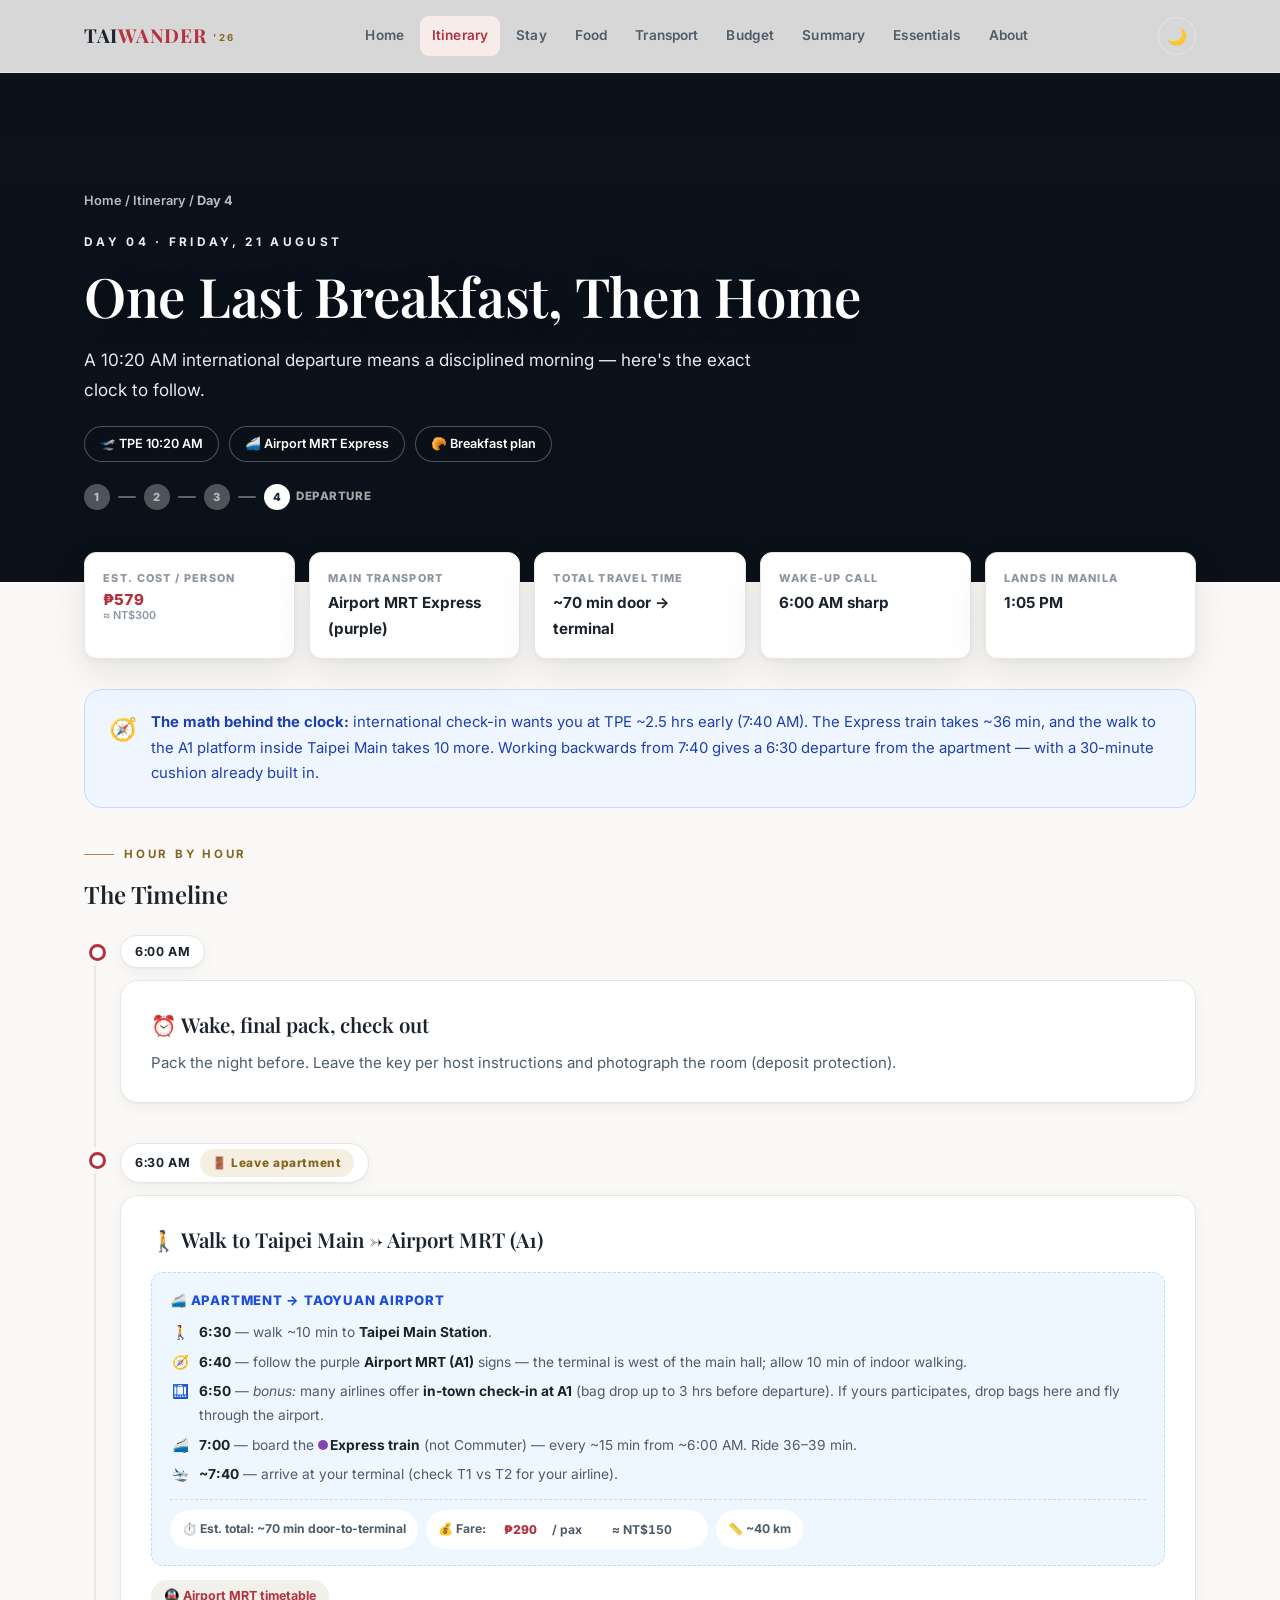
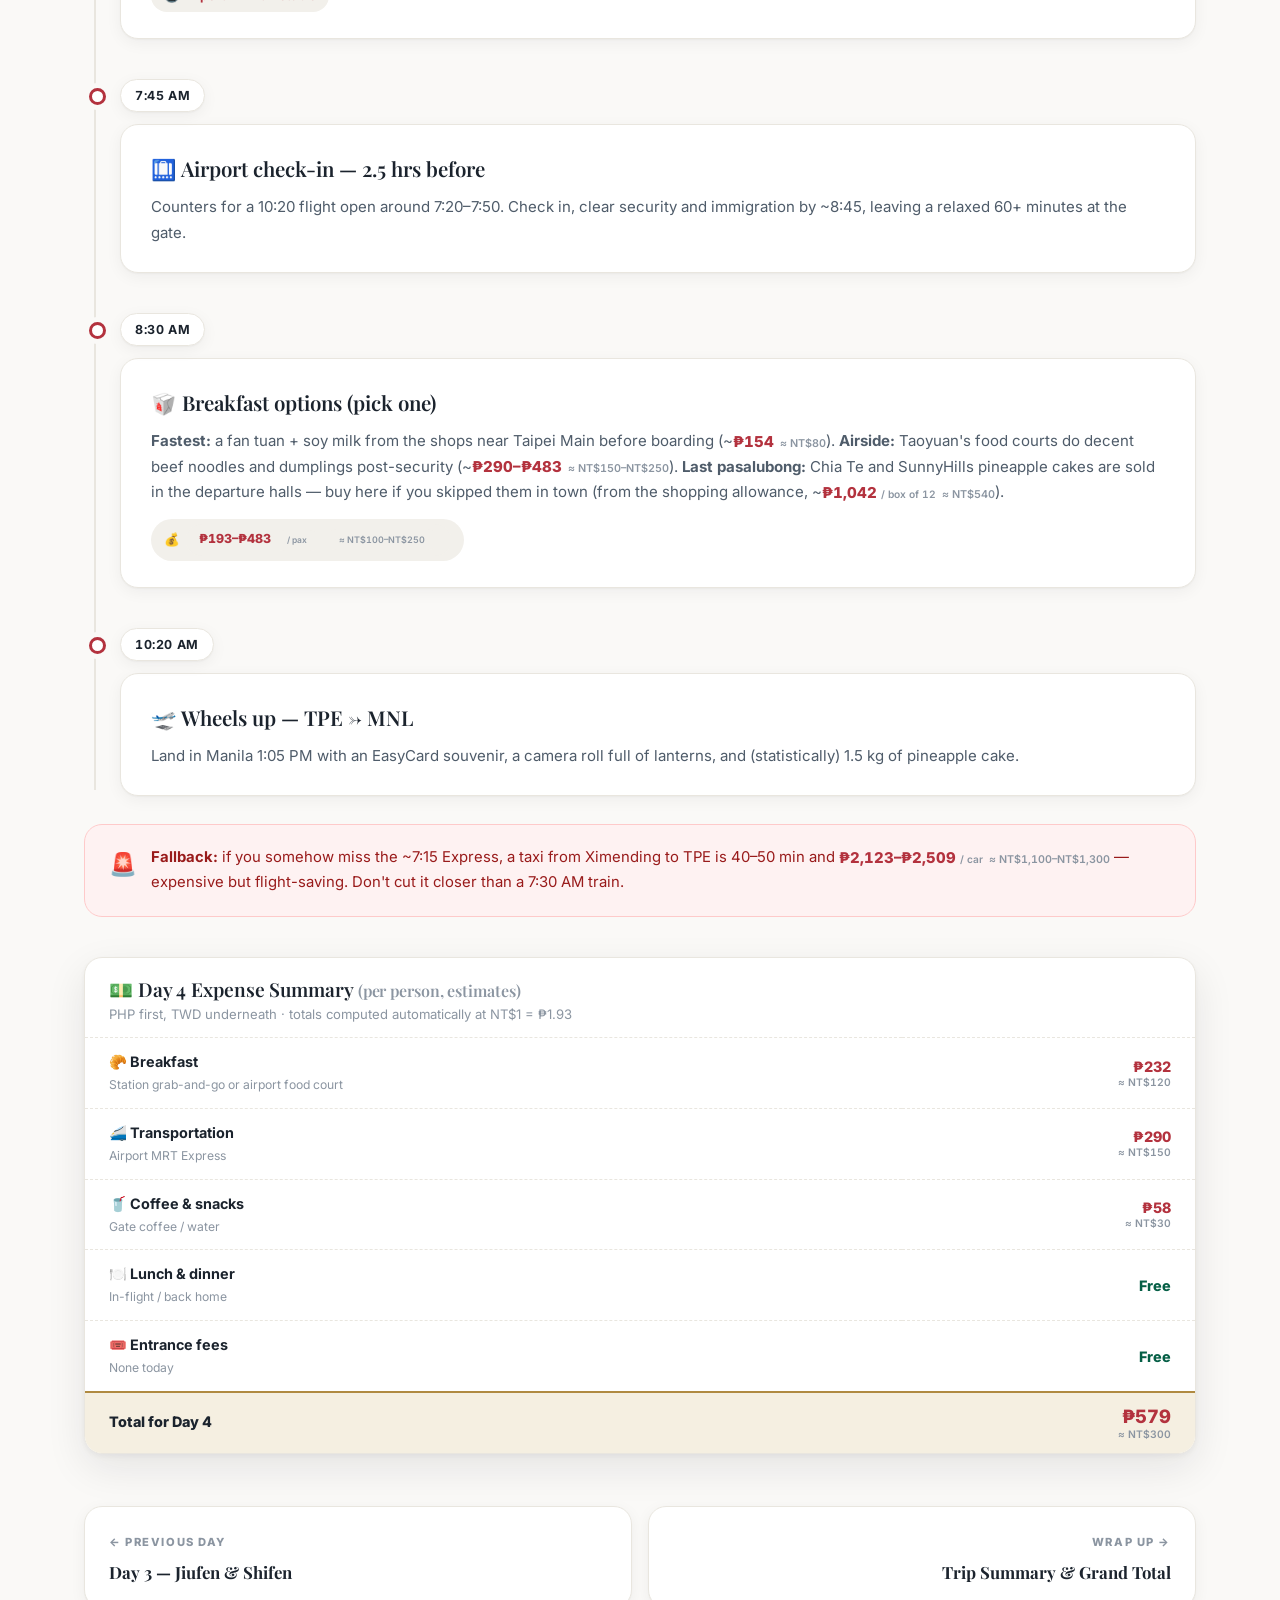
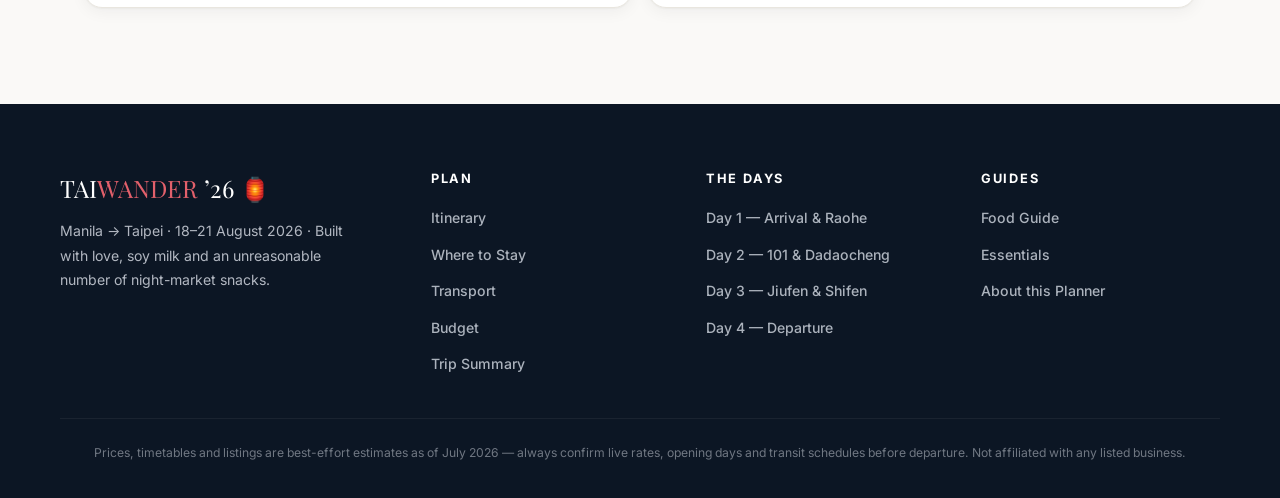
<file: day4.html>
<!DOCTYPE html>
<html lang="en">
<head>
<meta charset="UTF-8" />
<meta name="viewport" content="width=device-width, initial-scale=1.0" />
<title>Day 4 — One Last Breakfast, Then Home · Taiwan 2026</title>
<meta name="description" content="Day 4 departure plan with exact times and PHP-first costs: the clock to follow for a 10:20 AM flight — Airport MRT Express, in-town check-in, breakfast options and a taxi fallback." />
<link rel="preconnect" href="https://fonts.googleapis.com" />
<link rel="preconnect" href="https://fonts.gstatic.com" crossorigin />
<link href="https://fonts.googleapis.com/css2?family=Playfair+Display:ital,wght@0,600;0,700;0,800;1,600&family=Inter:wght@400;500;600;700;800&display=swap" rel="stylesheet" />
<link rel="stylesheet" href="css/style.css" />
<link rel="icon" href="data:image/svg+xml,<svg xmlns='http://www.w3.org/2000/svg' viewBox='0 0 100 100'><text y='.9em' font-size='90'>🏮</text></svg>" />
<script>try{var t=localStorage.getItem('taiwan2026-theme');if(t)document.documentElement.setAttribute('data-theme',t);else if(matchMedia('(prefers-color-scheme: dark)').matches)document.documentElement.setAttribute('data-theme','dark');}catch(e){}</script>
</head>
<body class="has-daynav">

<nav class="nav" id="nav">
  <div class="nav-inner">
    <a href="index.html" class="nav-logo">TAI<span>WANDER</span><small>’26</small></a>
    <ul class="nav-links" id="navLinks">
      <li><a href="index.html">Home</a></li>
      <li><a href="itinerary.html" class="active">Itinerary</a></li>
      <li><a href="stay.html">Stay</a></li>
      <li><a href="food.html">Food</a></li>
      <li><a href="transport.html">Transport</a></li>
      <li><a href="budget.html">Budget</a></li>
      <li><a href="summary.html">Summary</a></li>
      <li><a href="essentials.html">Essentials</a></li>
      <li><a href="about.html">About</a></li>
    </ul>
    <div class="nav-actions">
      <button class="theme-toggle" id="themeToggle" aria-label="Toggle dark mode">🌙</button>
      <button class="nav-toggle" id="navToggle" aria-label="Menu">☰</button>
    </div>
  </div>
</nav>

<header class="page-hero tinted d4">
  <div class="container">
    <div class="crumb"><a href="index.html">Home</a> / <a href="itinerary.html">Itinerary</a> / <b>Day 4</b></div>
    <div class="day-num">Day 04 · Friday, 21 August</div>
    <h1>One Last Breakfast, Then Home</h1>
    <p class="lede">A 10:20 AM international departure means a disciplined morning — here's the exact clock to follow.</p>
    <div class="day-tags"><span>🛫 TPE 10:20 AM</span><span>🚄 Airport MRT Express</span><span>🥐 Breakfast plan</span></div>
    <div class="trip-progress" aria-label="Trip progress: Day 4 of 4">
      <a href="day1.html" class="done"><span class="dot">1</span></a><span class="bar"></span>
      <a href="day2.html" class="done"><span class="dot">2</span></a><span class="bar"></span>
      <a href="day3.html" class="done"><span class="dot">3</span></a><span class="bar"></span>
      <a href="day4.html" class="current"><span class="dot">4</span><span class="lbl">DEPARTURE</span></a>
    </div>
  </div>
</header>

<main>

<section style="padding-top:0;">
  <div class="container">
    <div class="glance">
      <div class="glance-cell"><div class="k">Est. cost / person</div><div class="v"><span class="money" data-twd="300"></span></div></div>
      <div class="glance-cell"><div class="k">Main transport</div><div class="v">Airport MRT Express (purple)</div></div>
      <div class="glance-cell"><div class="k">Total travel time</div><div class="v">~70 min door → terminal</div></div>
      <div class="glance-cell"><div class="k">Wake-up call</div><div class="v">6:00 AM sharp</div></div>
      <div class="glance-cell"><div class="k">Lands in Manila</div><div class="v">1:05 PM</div></div>
    </div>

    <div class="tip tip-blue reveal"><span class="ico">🧭</span><div><strong>The math behind the clock:</strong> international check-in wants you at TPE ~2.5 hrs early (7:40 AM). The Express train takes ~36 min, and the walk to the A1 platform inside Taipei Main takes 10 more. Working backwards from 7:40 gives a 6:30 departure from the apartment — with a 30-minute cushion already built in.</div></div>

    <div class="reveal" style="margin:24px 0 26px;">
      <div class="section-kicker">Hour by Hour</div>
      <h3 class="sub-title">The Timeline</h3>
    </div>
    <div class="timeline reveal">
      <div class="tl-item">
        <span class="tl-time">6:00 AM</span>
        <div class="tl-card">
          <h4>⏰ Wake, final pack, check out</h4>
          <p>Pack the night before. Leave the key per host instructions and photograph the room (deposit protection).</p>
        </div>
      </div>
      <div class="tl-item">
        <span class="tl-time">6:30 AM <span class="tl-depart">🚪 Leave apartment</span></span>
        <div class="tl-card">
          <h4>🚶 Walk to Taipei Main → Airport MRT (A1)</h4>
          <div class="commute">
            <div class="c-head"><span class="c-title">🚄 Apartment → Taoyuan Airport</span></div>
            <ol>
              <li><span class="ci">🚶</span><span><strong>6:30</strong> — walk ~10 min to <strong>Taipei Main Station</strong>.</span></li>
              <li><span class="ci">🧭</span><span><strong>6:40</strong> — follow the purple <strong>Airport MRT (A1)</strong> signs — the terminal is west of the main hall; allow 10 min of indoor walking.</span></li>
              <li><span class="ci">🛄</span><span><strong>6:50</strong> — <em>bonus:</em> many airlines offer <strong>in-town check-in at A1</strong> (bag drop up to 3 hrs before departure). If yours participates, drop bags here and fly through the airport.</span></li>
              <li><span class="ci">🚄</span><span><strong>7:00</strong> — board the <strong><span class="line-dot purple"></span>Express train</strong> (not Commuter) — every ~15 min from ~6:00 AM. Ride 36–39 min.</span></li>
              <li><span class="ci">🛬</span><span><strong>~7:40</strong> — arrive at your terminal (check T1 vs T2 for your airline).</span></li>
            </ol>
            <div class="c-totals"><span>⏱️ Est. total: ~70 min door-to-terminal</span><span>💰 Fare: <span class="money inline" data-twd="150" data-suffix="/ pax"></span></span><span>📏 ~40 km</span></div>
          </div>
          <div class="tl-meta"><span><a href="https://www.tymetro.com.tw/tymetro-new/en/" target="_blank" rel="noopener">🚇 Airport MRT timetable</a></span></div>
        </div>
      </div>
      <div class="tl-item">
        <span class="tl-time">7:45 AM</span>
        <div class="tl-card">
          <h4>🛄 Airport check-in — 2.5 hrs before</h4>
          <p>Counters for a 10:20 flight open around 7:20–7:50. Check in, clear security and immigration by ~8:45, leaving a relaxed 60+ minutes at the gate.</p>
        </div>
      </div>
      <div class="tl-item">
        <span class="tl-time">8:30 AM</span>
        <div class="tl-card">
          <h4>🥡 Breakfast options (pick one)</h4>
          <p><strong>Fastest:</strong> a fan tuan + soy milk from the shops near Taipei Main before boarding (~<span class="money inline" data-twd="80"></span>). <strong>Airside:</strong> Taoyuan's food courts do decent beef noodles and dumplings post-security (~<span class="money inline" data-twd="150" data-twd-max="250"></span>). <strong>Last pasalubong:</strong> Chia Te and SunnyHills pineapple cakes are sold in the departure halls — buy here if you skipped them in town (from the shopping allowance, ~<span class="money inline" data-twd="540" data-suffix="/ box of 12"></span>).</p>
          <div class="tl-meta"><span>💰 <span class="money inline" data-twd="100" data-twd-max="250" data-suffix="/ pax"></span></span></div>
        </div>
      </div>
      <div class="tl-item">
        <span class="tl-time">10:20 AM</span>
        <div class="tl-card">
          <h4>🛫 Wheels up — TPE → MNL</h4>
          <p>Land in Manila 1:05 PM with an EasyCard souvenir, a camera roll full of lanterns, and (statistically) 1.5 kg of pineapple cake.</p>
        </div>
      </div>
    </div>

    <div class="tip tip-red reveal"><span class="ico">🚨</span><div><strong>Fallback:</strong> if you somehow miss the ~7:15 Express, a taxi from Ximending to TPE is 40–50 min and <span class="money inline" data-twd="1100" data-twd-max="1300" data-suffix="/ car"></span> — expensive but flight-saving. Don't cut it closer than a 7:30 AM train.</div></div>

    <!-- Daily expense summary -->
    <div class="expense-wrap reveal">
      <h3>💵 Day 4 Expense Summary <small style="font-weight:600;color:var(--ink-faint);">(per person, estimates)</small></h3>
      <div class="exp-sub">PHP first, TWD underneath · totals computed automatically at NT$1 = ₱1.93</div>
      <table class="expense-table">
        <tbody>
          <tr><td><span class="item">🥐 Breakfast</span><span class="det">Station grab-and-go or airport food court</span></td><td><span class="money" data-twd="120"></span></td></tr>
          <tr><td><span class="item">🚄 Transportation</span><span class="det">Airport MRT Express</span></td><td><span class="money" data-twd="150"></span></td></tr>
          <tr><td><span class="item">🥤 Coffee & snacks</span><span class="det">Gate coffee / water</span></td><td><span class="money" data-twd="30"></span></td></tr>
          <tr><td><span class="item">🍽️ Lunch & dinner</span><span class="det">In-flight / back home</span></td><td><span class="money" data-twd="0"></span></td></tr>
          <tr><td><span class="item">🎟️ Entrance fees</span><span class="det">None today</span></td><td><span class="money" data-twd="0"></span></td></tr>
        </tbody>
        <tfoot>
          <tr><td>Total for Day 4</td><td><span class="money" data-total></span></td></tr>
        </tfoot>
      </table>
    </div>

    <div class="day-pager">
      <a href="day3.html"><span class="dir">← Previous day</span><div class="ttl">Day 3 — Jiufen & Shifen</div></a>
      <a href="summary.html" class="next"><span class="dir">Wrap up →</span><div class="ttl">Trip Summary & Grand Total</div></a>
    </div>
  </div>
</section>

</main>

<footer>
  <div class="foot-grid">
    <div class="foot-brand">
      <div class="foot-title">TAI<span>WANDER</span> ’26 🏮</div>
      <p>Manila → Taipei · 18–21 August 2026 · Built with love, soy milk and an unreasonable number of night-market snacks.</p>
    </div>
    <div class="foot-col"><h4>Plan</h4><ul>
      <li><a href="itinerary.html">Itinerary</a></li>
      <li><a href="stay.html">Where to Stay</a></li>
      <li><a href="transport.html">Transport</a></li>
      <li><a href="budget.html">Budget</a></li>
      <li><a href="summary.html">Trip Summary</a></li>
    </ul></div>
    <div class="foot-col"><h4>The Days</h4><ul>
      <li><a href="day1.html">Day 1 — Arrival & Raohe</a></li>
      <li><a href="day2.html">Day 2 — 101 & Dadaocheng</a></li>
      <li><a href="day3.html">Day 3 — Jiufen & Shifen</a></li>
      <li><a href="day4.html">Day 4 — Departure</a></li>
    </ul></div>
    <div class="foot-col"><h4>Guides</h4><ul>
      <li><a href="food.html">Food Guide</a></li>
      <li><a href="essentials.html">Essentials</a></li>
      <li><a href="about.html">About this Planner</a></li>
    </ul></div>
  </div>
  <div class="foot-bottom">Prices, timetables and listings are best-effort estimates as of July 2026 — always confirm live rates, opening days and transit schedules before departure. Not affiliated with any listed business.</div>
</footer>

<div class="daynav" aria-label="Day navigation">
  <div class="dn-inner">
    <a href="day3.html">← Day 3</a>
    <a href="itinerary.html" class="dn-home">Day 4 of 4</a>
    <a href="summary.html">Summary →</a>
  </div>
</div>

<button class="to-top" id="toTop" aria-label="Back to top">↑</button>
<script src="js/main.js"></script>
</body>
</html>
</file>
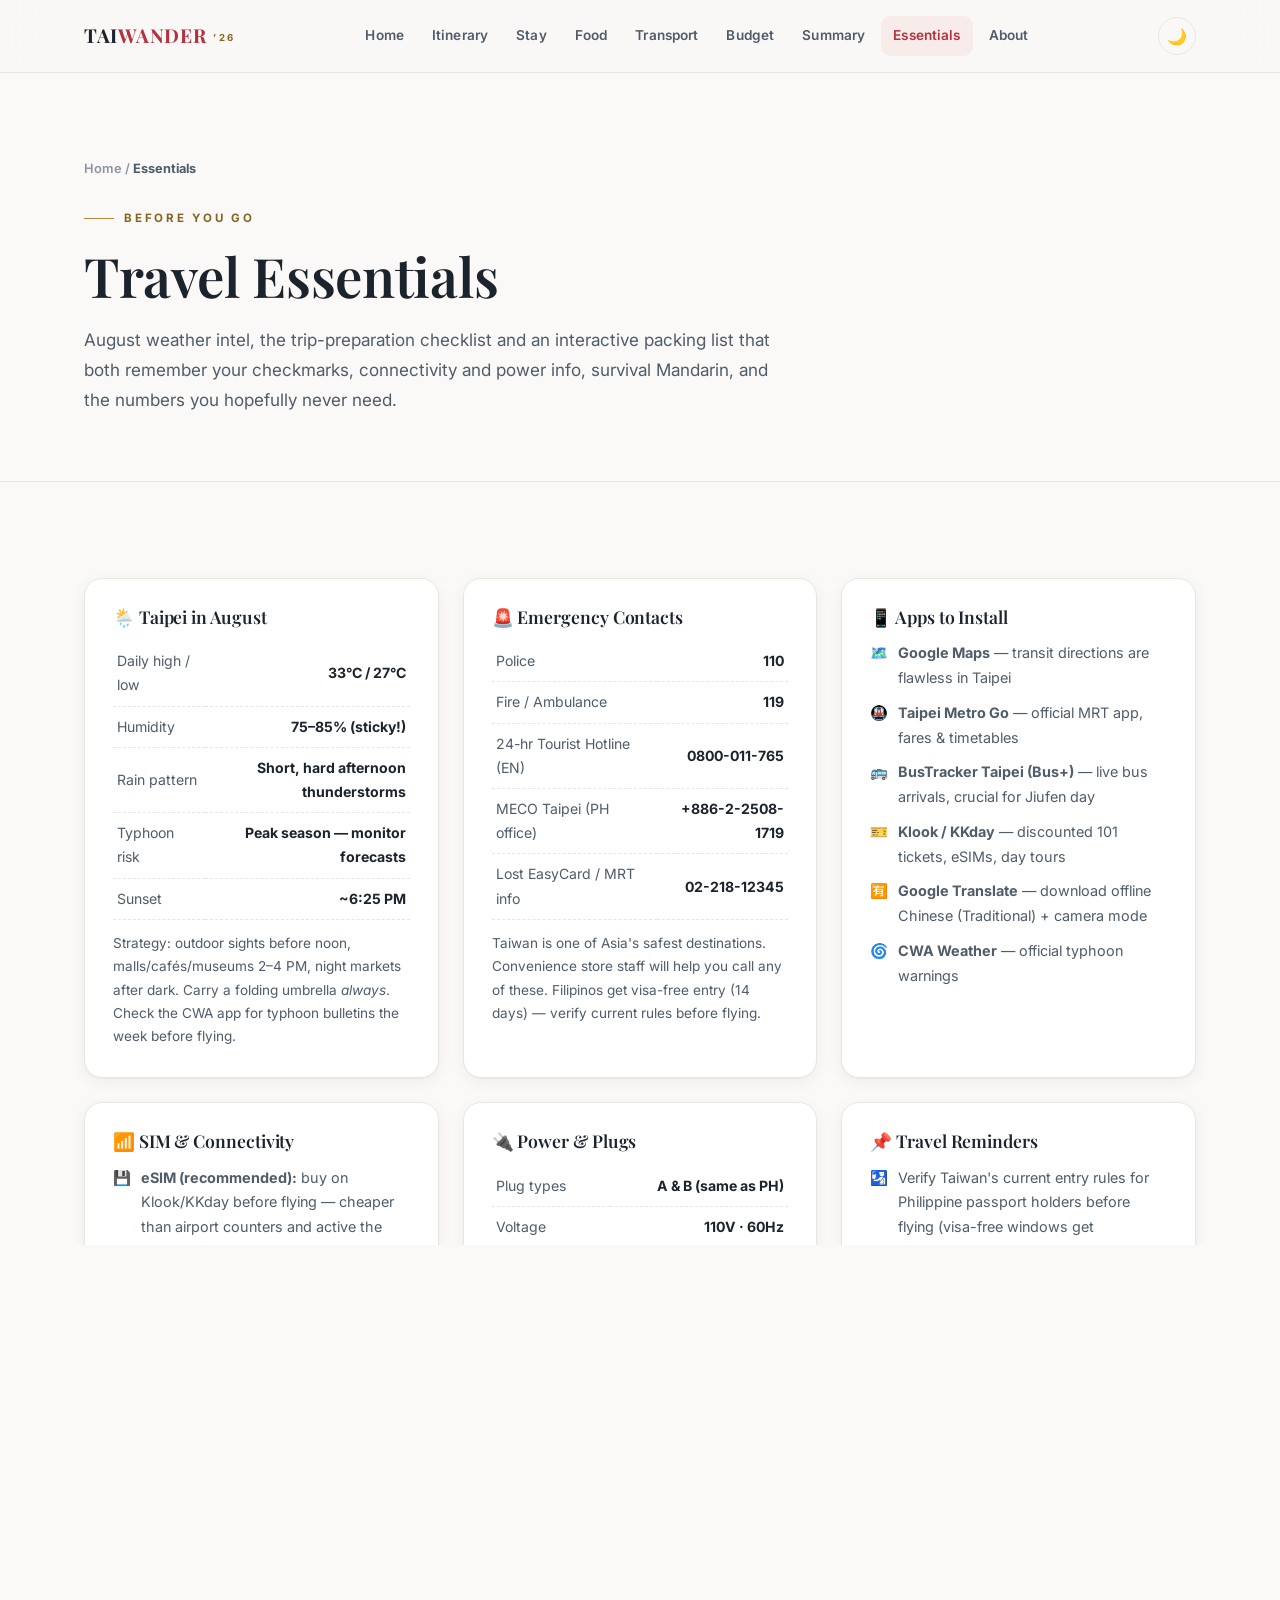
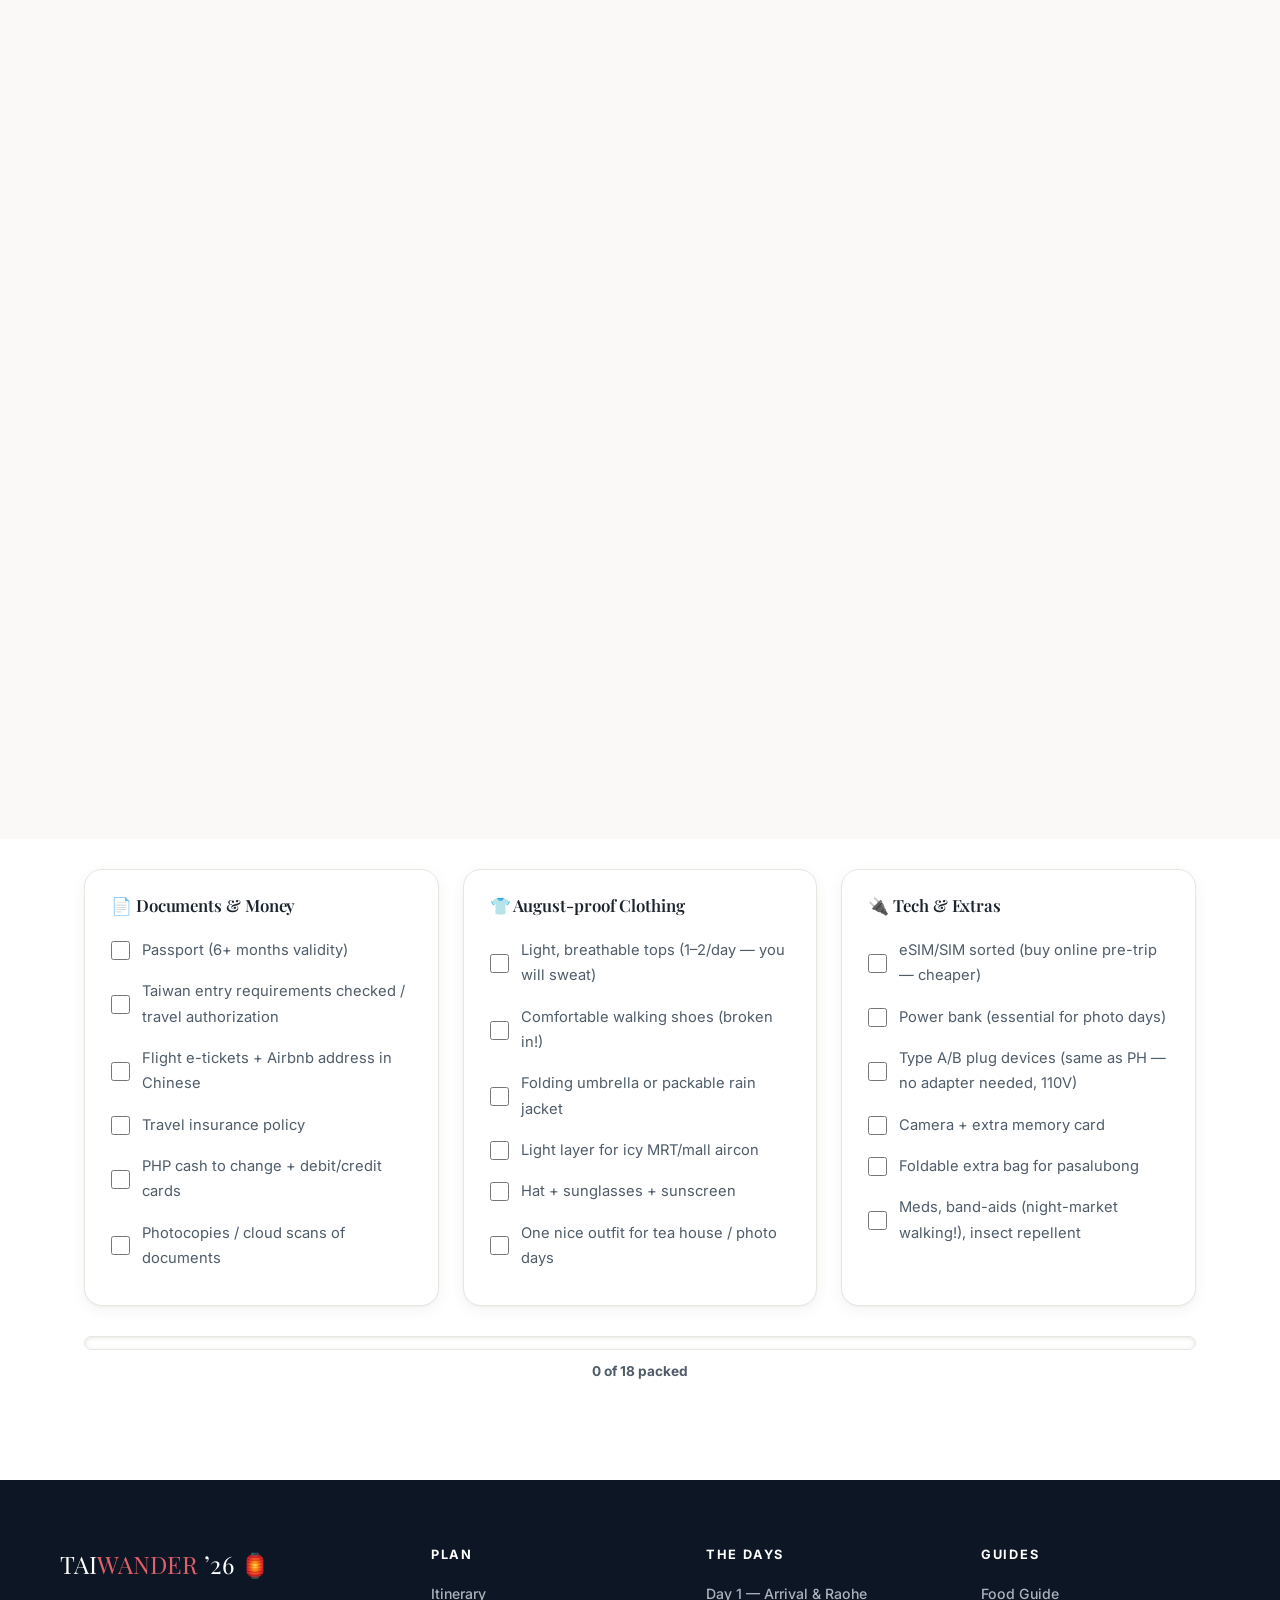
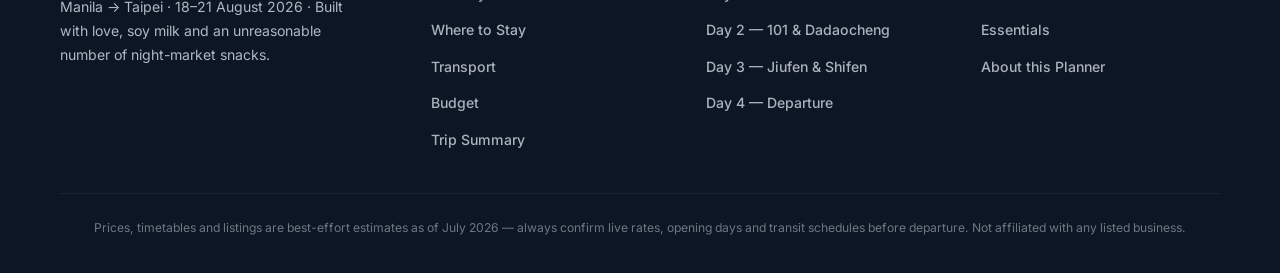
<file: essentials.html>
<!DOCTYPE html>
<html lang="en">
<head>
<meta charset="UTF-8" />
<meta name="viewport" content="width=device-width, initial-scale=1.0" />
<title>Essentials — Taiwan 2026 Travel Planner</title>
<meta name="description" content="Pre-trip essentials: August weather, packing checklist, SIM cards, power outlets, emergency contacts, useful apps and survival Mandarin phrases." />
<link rel="preconnect" href="https://fonts.googleapis.com" />
<link rel="preconnect" href="https://fonts.gstatic.com" crossorigin />
<link href="https://fonts.googleapis.com/css2?family=Playfair+Display:ital,wght@0,600;0,700;0,800;1,600&family=Inter:wght@400;500;600;700;800&display=swap" rel="stylesheet" />
<link rel="stylesheet" href="css/style.css" />
<link rel="icon" href="data:image/svg+xml,<svg xmlns='http://www.w3.org/2000/svg' viewBox='0 0 100 100'><text y='.9em' font-size='90'>🏮</text></svg>" />
<script>try{var t=localStorage.getItem('taiwan2026-theme');if(t)document.documentElement.setAttribute('data-theme',t);else if(matchMedia('(prefers-color-scheme: dark)').matches)document.documentElement.setAttribute('data-theme','dark');}catch(e){}</script>
</head>
<body>

<nav class="nav" id="nav">
  <div class="nav-inner">
    <a href="index.html" class="nav-logo">TAI<span>WANDER</span><small>’26</small></a>
    <ul class="nav-links" id="navLinks">
      <li><a href="index.html">Home</a></li>
      <li><a href="itinerary.html">Itinerary</a></li>
      <li><a href="stay.html">Stay</a></li>
      <li><a href="food.html">Food</a></li>
      <li><a href="transport.html">Transport</a></li>
      <li><a href="budget.html">Budget</a></li>
      <li><a href="summary.html">Summary</a></li>
      <li><a href="essentials.html" class="active">Essentials</a></li>
      <li><a href="about.html">About</a></li>
    </ul>
    <div class="nav-actions">
      <button class="theme-toggle" id="themeToggle" aria-label="Toggle dark mode">🌙</button>
      <button class="nav-toggle" id="navToggle" aria-label="Menu">☰</button>
    </div>
  </div>
</nav>

<header class="page-hero">
  <div class="container">
    <div class="crumb"><a href="index.html">Home</a> / <b>Essentials</b></div>
    <div class="section-kicker">Before You Go</div>
    <h1>Travel Essentials</h1>
    <p class="lede">August weather intel, the trip-preparation checklist and an interactive packing list that both remember your checkmarks, connectivity and power info, survival Mandarin, and the numbers you hopefully never need.</p>
  </div>
</header>

<main>

<!-- Weather / Emergency / Apps -->
<section>
  <div class="container">
    <div class="info-grid">
      <div class="info-card reveal">
        <h3>🌦️ Taipei in August</h3>
        <table>
          <tr><td>Daily high / low</td><td>33°C / 27°C</td></tr>
          <tr><td>Humidity</td><td>75–85% (sticky!)</td></tr>
          <tr><td>Rain pattern</td><td>Short, hard afternoon thunderstorms</td></tr>
          <tr><td>Typhoon risk</td><td>Peak season — monitor forecasts</td></tr>
          <tr><td>Sunset</td><td>~6:25 PM</td></tr>
        </table>
        <p class="note">Strategy: outdoor sights before noon, malls/cafés/museums 2–4 PM, night markets after dark. Carry a folding umbrella <em>always</em>. Check the CWA app for typhoon bulletins the week before flying.</p>
      </div>
      <div class="info-card reveal">
        <h3>🚨 Emergency Contacts</h3>
        <table>
          <tr><td>Police</td><td>110</td></tr>
          <tr><td>Fire / Ambulance</td><td>119</td></tr>
          <tr><td>24-hr Tourist Hotline (EN)</td><td>0800-011-765</td></tr>
          <tr><td>MECO Taipei (PH office)</td><td>+886-2-2508-1719</td></tr>
          <tr><td>Lost EasyCard / MRT info</td><td>02-218-12345</td></tr>
        </table>
        <p class="note">Taiwan is one of Asia's safest destinations. Convenience store staff will help you call any of these. Filipinos get visa-free entry (14 days) — verify current rules before flying.</p>
      </div>
      <div class="info-card reveal">
        <h3>📱 Apps to Install</h3>
        <ul>
          <li><span>🗺️</span><span><strong>Google Maps</strong> — transit directions are flawless in Taipei</span></li>
          <li><span>🚇</span><span><strong>Taipei Metro Go</strong> — official MRT app, fares & timetables</span></li>
          <li><span>🚌</span><span><strong>BusTracker Taipei (Bus+)</strong> — live bus arrivals, crucial for Jiufen day</span></li>
          <li><span>🎫</span><span><strong>Klook / KKday</strong> — discounted 101 tickets, eSIMs, day tours</span></li>
          <li><span>🈶</span><span><strong>Google Translate</strong> — download offline Chinese (Traditional) + camera mode</span></li>
          <li><span>🌀</span><span><strong>CWA Weather</strong> — official typhoon warnings</span></li>
        </ul>
      </div>
      <div class="info-card reveal">
        <h3>📶 SIM & Connectivity</h3>
        <ul>
          <li><span>💾</span><span><strong>eSIM (recommended):</strong> buy on Klook/KKday before flying — cheaper than airport counters and active the moment you land at 2 AM</span></li>
          <li><span>📇</span><span><strong>Physical SIM:</strong> Chunghwa, FarEasTone and T Star counters at Taoyuan arrivals sell unlimited-data tourist SIMs (3–5 days, roughly <span class="money inline" data-twd="300" data-twd-max="500"></span>) — some open around the clock, but confirm for a 2 AM landing</span></li>
          <li><span>🛰️</span><span><strong>Coverage:</strong> excellent everywhere on this itinerary, including Jiufen and the Pingxi valley</span></li>
          <li><span>📡</span><span><strong>Free Wi-Fi:</strong> MRT stations and convenience stores have it, but don't rely on it for navigation</span></li>
        </ul>
      </div>
      <div class="info-card reveal">
        <h3>🔌 Power & Plugs</h3>
        <table>
          <tr><td>Plug types</td><td>A & B (same as PH)</td></tr>
          <tr><td>Voltage</td><td>110V · 60Hz</td></tr>
          <tr><td>Adapter needed?</td><td>No — PH devices fit</td></tr>
          <tr><td>USB charging</td><td>MRT Express & most cafés</td></tr>
        </table>
        <p class="note">Taiwan uses the same flat-pin plugs as the Philippines at 110V — everything modern (phones, cameras, power banks) charges fine. Pack one power bank per person for the long photo days; it's the single most-used item on this list.</p>
      </div>
      <div class="info-card reveal">
        <h3>📌 Travel Reminders</h3>
        <ul>
          <li><span>🛂</span><span>Verify Taiwan's current entry rules for Philippine passport holders before flying (visa-free windows get extended/changed)</span></li>
          <li><span>🏠</span><span>Message your host about the <strong>2:00 AM arrival</strong> the day you book — confirm anytime self check-in</span></li>
          <li><span>🌀</span><span>Watch CWA typhoon bulletins from ~Aug 11; know your airline's rebooking policy</span></li>
          <li><span>💵</span><span>Night markets and old streets are cash-first — keep small bills</span></li>
          <li><span>🚇</span><span>No eating or drinking past MRT fare gates (fines are real!)</span></li>
          <li><span>📸</span><span>Screenshot your stay's address in Chinese for taxi drivers</span></li>
        </ul>
      </div>
    </div>
  </div>
</section>

<!-- Mandarin phrases -->
<section class="alt">
  <div class="container">
    <div class="reveal">
      <div class="section-kicker">Survival Mandarin</div>
      <h2 class="section-title">Ten Phrases That Do 90% of the Work</h2>
      <p class="section-sub">Taiwan uses Traditional Chinese. Nobody expects you to speak it — but these ten, plus a smile, unlock friendlier prices and warmer service. Pinyin tones: just say it flat and point; it works.</p>
    </div>
    <div class="phrase-grid">
      <div class="phrase reveal"><div class="en">Hello</div><div class="zh">你好</div><div class="py">nǐ hǎo</div></div>
      <div class="phrase reveal"><div class="en">Thank you</div><div class="zh">謝謝</div><div class="py">xièxie</div></div>
      <div class="phrase reveal"><div class="en">Excuse me / sorry</div><div class="zh">不好意思</div><div class="py">bù hǎo yìsi</div></div>
      <div class="phrase reveal"><div class="en">How much?</div><div class="zh">多少錢？</div><div class="py">duōshǎo qián?</div></div>
      <div class="phrase reveal"><div class="en">This one, please</div><div class="zh">我要這個</div><div class="py">wǒ yào zhège</div></div>
      <div class="phrase reveal"><div class="en">Delicious!</div><div class="zh">好吃！</div><div class="py">hǎochī!</div></div>
      <div class="phrase reveal"><div class="en">Where is the toilet?</div><div class="zh">廁所在哪裡？</div><div class="py">cèsuǒ zài nǎlǐ?</div></div>
      <div class="phrase reveal"><div class="en">I don't understand</div><div class="zh">我聽不懂</div><div class="py">wǒ tīng bù dǒng</div></div>
      <div class="phrase reveal"><div class="en">Too expensive!</div><div class="zh">太貴了</div><div class="py">tài guì le</div></div>
      <div class="phrase reveal"><div class="en">The bill, please</div><div class="zh">買單</div><div class="py">mǎidān</div></div>
    </div>
  </div>
</section>

<!-- Trip preparation checklist (synced site-wide) -->
<section>
  <div class="container">
    <div class="reveal">
      <div class="section-kicker">Get It Booked</div>
      <h2 class="section-title">Trip Preparation Checklist</h2>
      <p class="section-sub">Everything to lock in before the packing starts. This list is shared across the whole planner — tick a task here and Day 1, the Stay guide and the Summary status board all update instantly. Saved on this device automatically.</p>
    </div>
    <div class="task-progress reveal" data-task-progress style="margin-bottom:26px;"></div>
    <div class="task-panel reveal" data-task-list></div>
  </div>
</section>

<!-- Packing checklist -->
<section class="alt">
  <div class="container">
    <div class="reveal">
      <div class="section-kicker">Pack Smart</div>
      <h2 class="section-title">Packing Checklist</h2>
      <p class="section-sub">Your ticks are saved on this device — check things off as you pack and the progress bar keeps score.</p>
    </div>
    <div class="check-grid reveal">
      <div class="check-group">
        <h3>📄 Documents & Money</h3>
        <label class="check-item"><input type="checkbox" data-check="c1"><span>Passport (6+ months validity)</span></label>
        <label class="check-item"><input type="checkbox" data-check="c2"><span>Taiwan entry requirements checked / travel authorization</span></label>
        <label class="check-item"><input type="checkbox" data-check="c3"><span>Flight e-tickets + Airbnb address in Chinese</span></label>
        <label class="check-item"><input type="checkbox" data-check="c4"><span>Travel insurance policy</span></label>
        <label class="check-item"><input type="checkbox" data-check="c5"><span>PHP cash to change + debit/credit cards</span></label>
        <label class="check-item"><input type="checkbox" data-check="c6"><span>Photocopies / cloud scans of documents</span></label>
      </div>
      <div class="check-group">
        <h3>👕 August-proof Clothing</h3>
        <label class="check-item"><input type="checkbox" data-check="c7"><span>Light, breathable tops (1–2/day — you will sweat)</span></label>
        <label class="check-item"><input type="checkbox" data-check="c8"><span>Comfortable walking shoes (broken in!)</span></label>
        <label class="check-item"><input type="checkbox" data-check="c9"><span>Folding umbrella or packable rain jacket</span></label>
        <label class="check-item"><input type="checkbox" data-check="c10"><span>Light layer for icy MRT/mall aircon</span></label>
        <label class="check-item"><input type="checkbox" data-check="c11"><span>Hat + sunglasses + sunscreen</span></label>
        <label class="check-item"><input type="checkbox" data-check="c12"><span>One nice outfit for tea house / photo days</span></label>
      </div>
      <div class="check-group">
        <h3>🔌 Tech & Extras</h3>
        <label class="check-item"><input type="checkbox" data-check="c13"><span>eSIM/SIM sorted (buy online pre-trip — cheaper)</span></label>
        <label class="check-item"><input type="checkbox" data-check="c14"><span>Power bank (essential for photo days)</span></label>
        <label class="check-item"><input type="checkbox" data-check="c15"><span>Type A/B plug devices (same as PH — no adapter needed, 110V)</span></label>
        <label class="check-item"><input type="checkbox" data-check="c16"><span>Camera + extra memory card</span></label>
        <label class="check-item"><input type="checkbox" data-check="c17"><span>Foldable extra bag for pasalubong</span></label>
        <label class="check-item"><input type="checkbox" data-check="c18"><span>Meds, band-aids (night-market walking!), insect repellent</span></label>
      </div>
    </div>
    <div class="check-progress reveal"><div class="check-progress-bar" id="checkBar"></div></div>
    <div class="check-progress-label reveal" id="checkLabel">0 of 18 packed</div>
  </div>
</section>

</main>

<footer>
  <div class="foot-grid">
    <div class="foot-brand">
      <div class="foot-title">TAI<span>WANDER</span> ’26 🏮</div>
      <p>Manila → Taipei · 18–21 August 2026 · Built with love, soy milk and an unreasonable number of night-market snacks.</p>
    </div>
    <div class="foot-col"><h4>Plan</h4><ul>
      <li><a href="itinerary.html">Itinerary</a></li>
      <li><a href="stay.html">Where to Stay</a></li>
      <li><a href="transport.html">Transport</a></li>
      <li><a href="budget.html">Budget</a></li>
      <li><a href="summary.html">Trip Summary</a></li>
    </ul></div>
    <div class="foot-col"><h4>The Days</h4><ul>
      <li><a href="day1.html">Day 1 — Arrival & Raohe</a></li>
      <li><a href="day2.html">Day 2 — 101 & Dadaocheng</a></li>
      <li><a href="day3.html">Day 3 — Jiufen & Shifen</a></li>
      <li><a href="day4.html">Day 4 — Departure</a></li>
    </ul></div>
    <div class="foot-col"><h4>Guides</h4><ul>
      <li><a href="food.html">Food Guide</a></li>
      <li><a href="essentials.html">Essentials</a></li>
      <li><a href="about.html">About this Planner</a></li>
    </ul></div>
  </div>
  <div class="foot-bottom">Prices, timetables and listings are best-effort estimates as of July 2026 — always confirm live rates, opening days and transit schedules before departure. Not affiliated with any listed business.</div>
</footer>

<button class="to-top" id="toTop" aria-label="Back to top">↑</button>
<script src="js/main.js"></script>
</body>
</html>
</file>
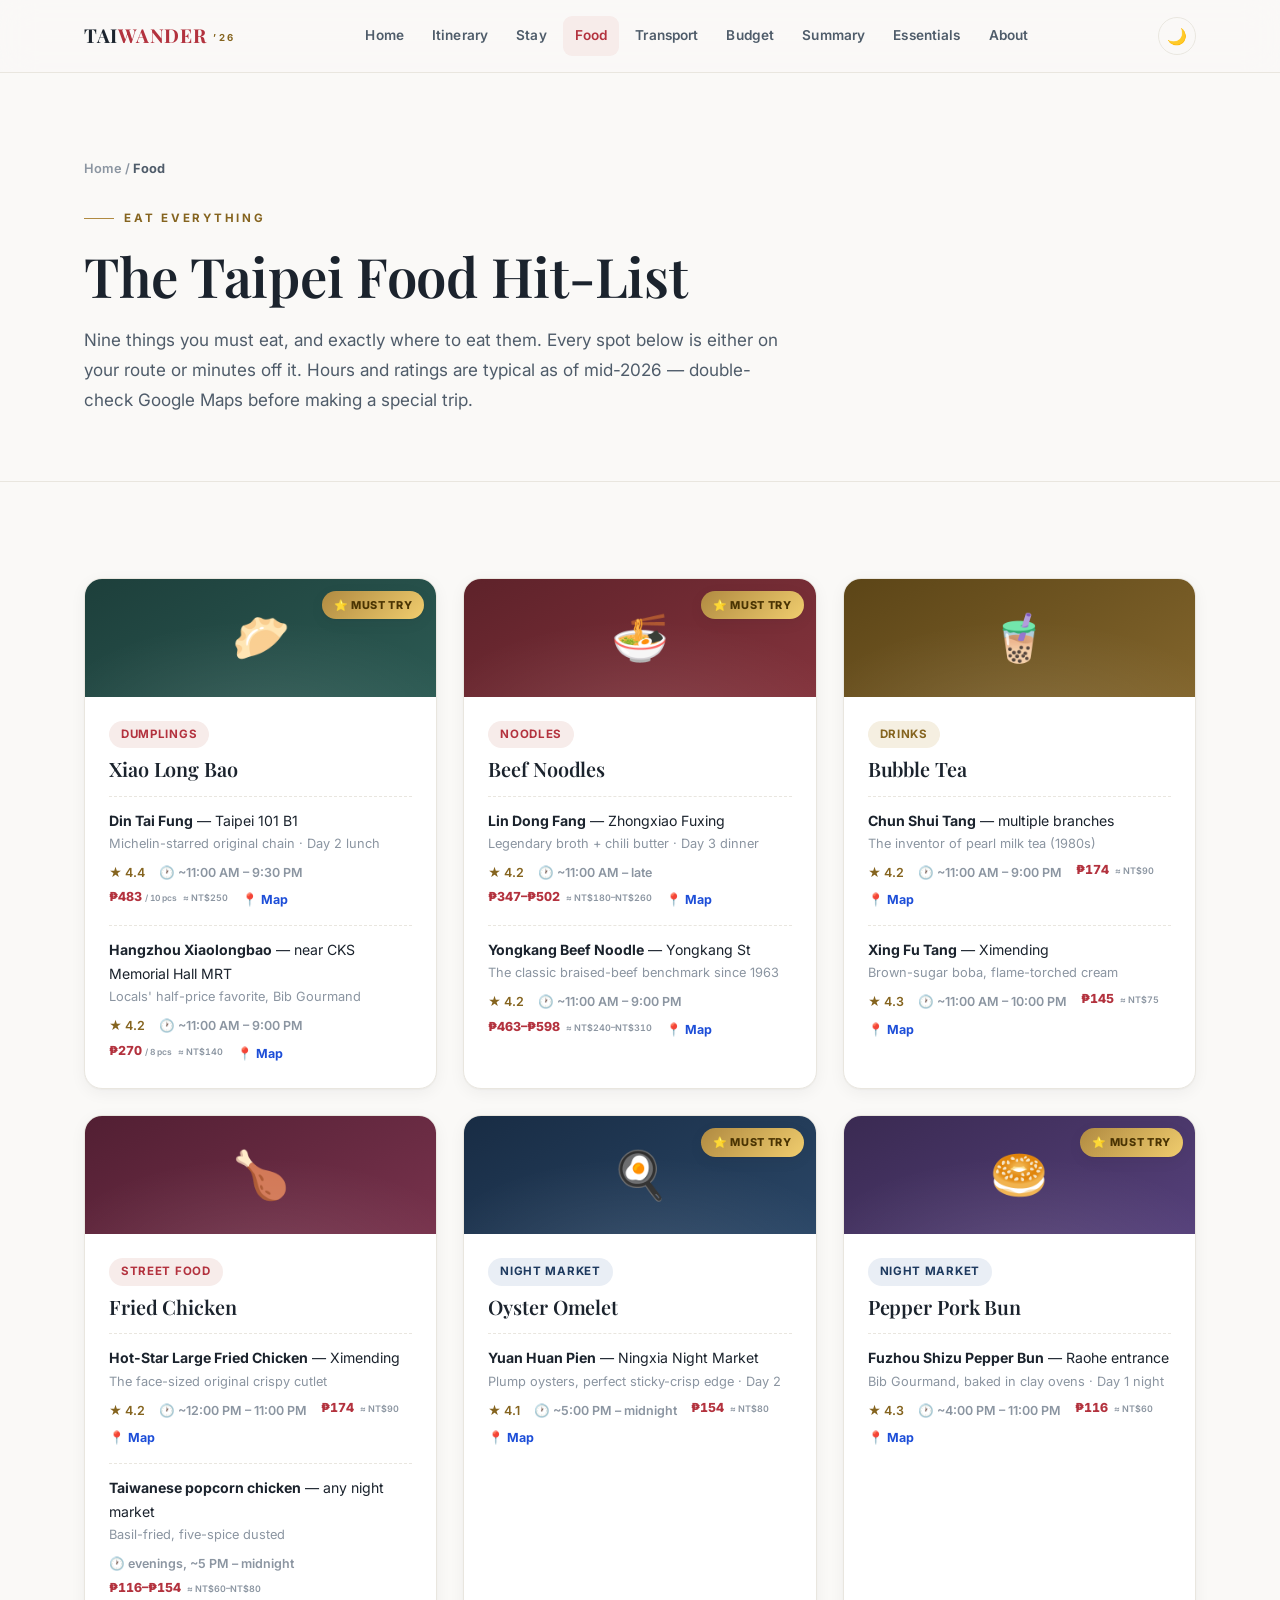
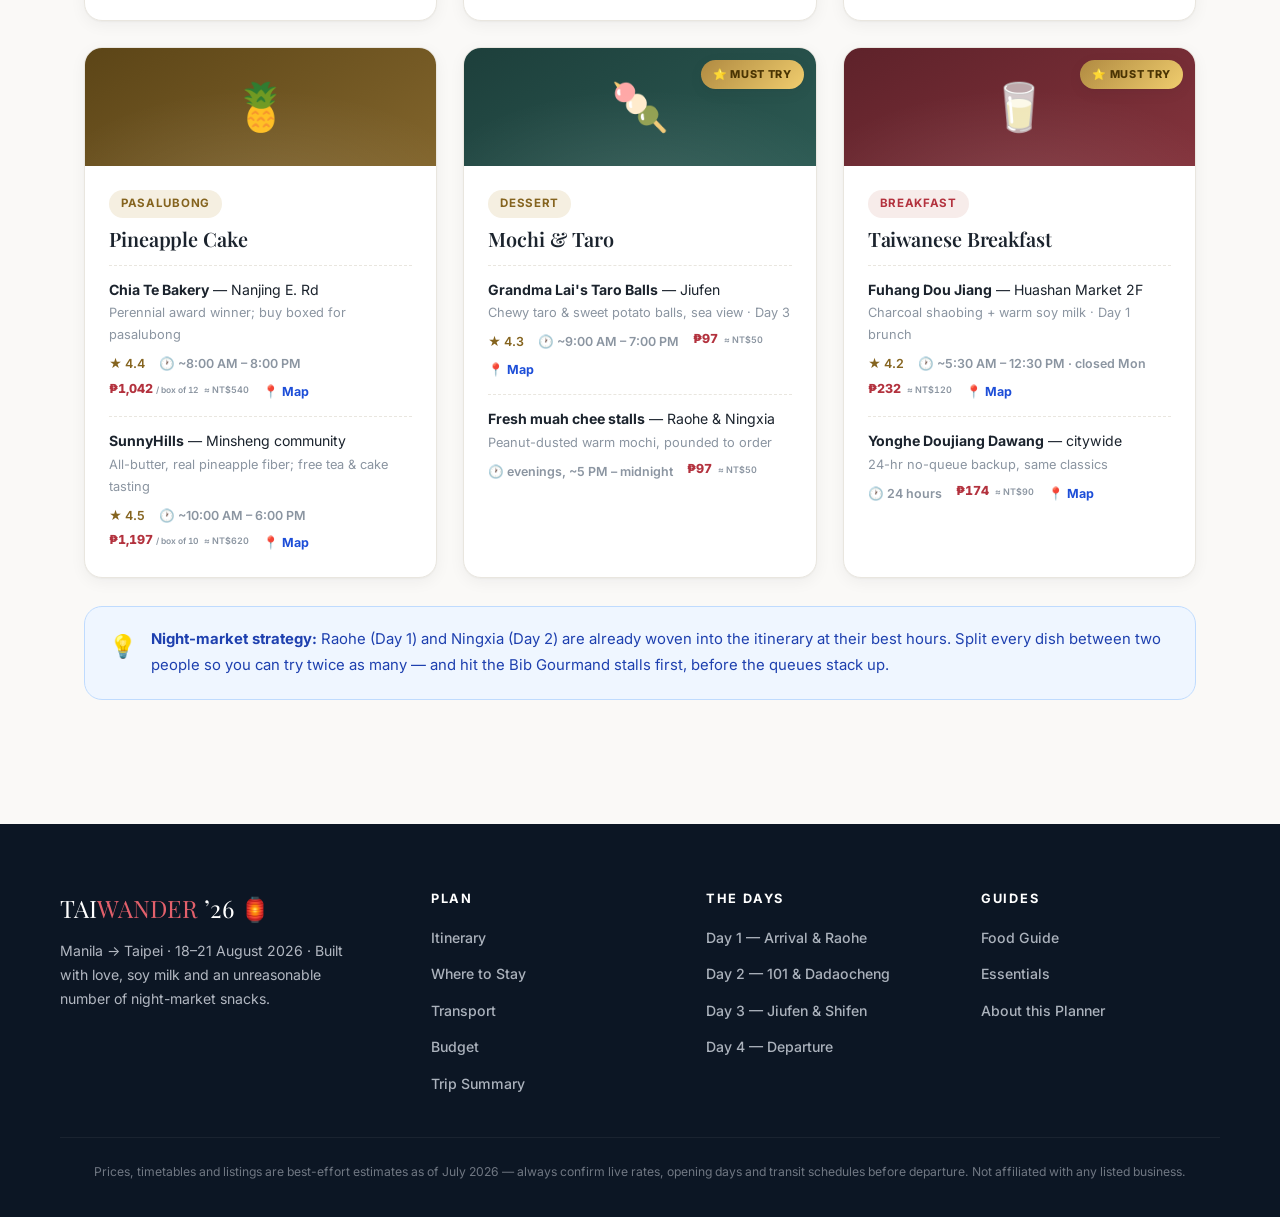
<file: food.html>
<!DOCTYPE html>
<html lang="en">
<head>
<meta charset="UTF-8" />
<meta name="viewport" content="width=device-width, initial-scale=1.0" />
<title>Food Guide — Taiwan 2026 Travel Planner</title>
<meta name="description" content="The Taipei food hit-list: nine things you must eat and exactly where — Din Tai Fung, Fuhang Dou Jiang, Lin Dong Fang, night-market legends and pineapple cakes." />
<link rel="preconnect" href="https://fonts.googleapis.com" />
<link rel="preconnect" href="https://fonts.gstatic.com" crossorigin />
<link href="https://fonts.googleapis.com/css2?family=Playfair+Display:ital,wght@0,600;0,700;0,800;1,600&family=Inter:wght@400;500;600;700;800&display=swap" rel="stylesheet" />
<link rel="stylesheet" href="css/style.css" />
<link rel="icon" href="data:image/svg+xml,<svg xmlns='http://www.w3.org/2000/svg' viewBox='0 0 100 100'><text y='.9em' font-size='90'>🏮</text></svg>" />
<script>try{var t=localStorage.getItem('taiwan2026-theme');if(t)document.documentElement.setAttribute('data-theme',t);else if(matchMedia('(prefers-color-scheme: dark)').matches)document.documentElement.setAttribute('data-theme','dark');}catch(e){}</script>
</head>
<body>

<nav class="nav" id="nav">
  <div class="nav-inner">
    <a href="index.html" class="nav-logo">TAI<span>WANDER</span><small>’26</small></a>
    <ul class="nav-links" id="navLinks">
      <li><a href="index.html">Home</a></li>
      <li><a href="itinerary.html">Itinerary</a></li>
      <li><a href="stay.html">Stay</a></li>
      <li><a href="food.html" class="active">Food</a></li>
      <li><a href="transport.html">Transport</a></li>
      <li><a href="budget.html">Budget</a></li>
      <li><a href="summary.html">Summary</a></li>
      <li><a href="essentials.html">Essentials</a></li>
      <li><a href="about.html">About</a></li>
    </ul>
    <div class="nav-actions">
      <button class="theme-toggle" id="themeToggle" aria-label="Toggle dark mode">🌙</button>
      <button class="nav-toggle" id="navToggle" aria-label="Menu">☰</button>
    </div>
  </div>
</nav>

<header class="page-hero">
  <div class="container">
    <div class="crumb"><a href="index.html">Home</a> / <b>Food</b></div>
    <div class="section-kicker">Eat Everything</div>
    <h1>The Taipei Food Hit-List</h1>
    <p class="lede">Nine things you must eat, and exactly where to eat them. Every spot below is either on your route or minutes off it. Hours and ratings are typical as of mid-2026 — double-check Google Maps before making a special trip.</p>
  </div>
</header>

<main>

<section>
  <div class="container">
    <div class="card-grid">

      <div class="card food-card reveal">
        <div class="card-banner g-teal">🥟<span class="badge-must">⭐ Must Try</span></div>
        <div class="card-body">
          <div class="food-head"><span class="pill pill-red">Dumplings</span></div>
          <h3>Xiao Long Bao</h3>
          <div class="food-spot"><strong>Din Tai Fung</strong> — Taipei 101 B1
            <div class="where">Michelin-starred original chain · Day 2 lunch</div>
            <div class="food-meta"><span class="rating">★ 4.4</span><span class="hours">🕐 ~11:00 AM – 9:30 PM</span><span class="price money inline" data-twd="250" data-suffix="/ 10 pcs"></span><a href="https://www.google.com/maps/search/Din+Tai+Fung+Taipei+101" target="_blank" rel="noopener">📍 Map</a></div>
          </div>
          <div class="food-spot"><strong>Hangzhou Xiaolongbao</strong> — near CKS Memorial Hall MRT
            <div class="where">Locals' half-price favorite, Bib Gourmand</div>
            <div class="food-meta"><span class="rating">★ 4.2</span><span class="hours">🕐 ~11:00 AM – 9:00 PM</span><span class="price money inline" data-twd="140" data-suffix="/ 8 pcs"></span><a href="https://www.google.com/maps/search/Hangzhou+Xiaolongbao+Taipei" target="_blank" rel="noopener">📍 Map</a></div>
          </div>
        </div>
      </div>

      <div class="card food-card reveal">
        <div class="card-banner g-red">🍜<span class="badge-must">⭐ Must Try</span></div>
        <div class="card-body">
          <div class="food-head"><span class="pill pill-red">Noodles</span></div>
          <h3>Beef Noodles</h3>
          <div class="food-spot"><strong>Lin Dong Fang</strong> — Zhongxiao Fuxing
            <div class="where">Legendary broth + chili butter · Day 3 dinner</div>
            <div class="food-meta"><span class="rating">★ 4.2</span><span class="hours">🕐 ~11:00 AM – late</span><span class="price money inline" data-twd="180" data-twd-max="260"></span><a href="https://www.google.com/maps/search/Lin+Dong+Fang+Beef+Noodle" target="_blank" rel="noopener">📍 Map</a></div>
          </div>
          <div class="food-spot"><strong>Yongkang Beef Noodle</strong> — Yongkang St
            <div class="where">The classic braised-beef benchmark since 1963</div>
            <div class="food-meta"><span class="rating">★ 4.2</span><span class="hours">🕐 ~11:00 AM – 9:00 PM</span><span class="price money inline" data-twd="240" data-twd-max="310"></span><a href="https://www.google.com/maps/search/Yongkang+Beef+Noodle+Taipei" target="_blank" rel="noopener">📍 Map</a></div>
          </div>
        </div>
      </div>

      <div class="card food-card reveal">
        <div class="card-banner g-gold">🧋</div>
        <div class="card-body">
          <div class="food-head"><span class="pill pill-gold">Drinks</span></div>
          <h3>Bubble Tea</h3>
          <div class="food-spot"><strong>Chun Shui Tang</strong> — multiple branches
            <div class="where">The inventor of pearl milk tea (1980s)</div>
            <div class="food-meta"><span class="rating">★ 4.2</span><span class="hours">🕐 ~11:00 AM – 9:00 PM</span><span class="price money inline" data-twd="90"></span><a href="https://www.google.com/maps/search/Chun+Shui+Tang+Taipei" target="_blank" rel="noopener">📍 Map</a></div>
          </div>
          <div class="food-spot"><strong>Xing Fu Tang</strong> — Ximending
            <div class="where">Brown-sugar boba, flame-torched cream</div>
            <div class="food-meta"><span class="rating">★ 4.3</span><span class="hours">🕐 ~11:00 AM – 10:00 PM</span><span class="price money inline" data-twd="75"></span><a href="https://www.google.com/maps/search/Xing+Fu+Tang+Ximending" target="_blank" rel="noopener">📍 Map</a></div>
          </div>
        </div>
      </div>

      <div class="card food-card reveal">
        <div class="card-banner g-rose">🍗</div>
        <div class="card-body">
          <div class="food-head"><span class="pill pill-red">Street Food</span></div>
          <h3>Fried Chicken</h3>
          <div class="food-spot"><strong>Hot-Star Large Fried Chicken</strong> — Ximending
            <div class="where">The face-sized original crispy cutlet</div>
            <div class="food-meta"><span class="rating">★ 4.2</span><span class="hours">🕐 ~12:00 PM – 11:00 PM</span><span class="price money inline" data-twd="90"></span><a href="https://www.google.com/maps/search/Hot+Star+Large+Fried+Chicken+Ximending" target="_blank" rel="noopener">📍 Map</a></div>
          </div>
          <div class="food-spot"><strong>Taiwanese popcorn chicken</strong> — any night market
            <div class="where">Basil-fried, five-spice dusted</div>
            <div class="food-meta"><span class="hours">🕐 evenings, ~5 PM – midnight</span><span class="price money inline" data-twd="60" data-twd-max="80"></span></div>
          </div>
        </div>
      </div>

      <div class="card food-card reveal">
        <div class="card-banner g-navy">🍳<span class="badge-must">⭐ Must Try</span></div>
        <div class="card-body">
          <div class="food-head"><span class="pill pill-navy">Night Market</span></div>
          <h3>Oyster Omelet</h3>
          <div class="food-spot"><strong>Yuan Huan Pien</strong> — Ningxia Night Market
            <div class="where">Plump oysters, perfect sticky-crisp edge · Day 2</div>
            <div class="food-meta"><span class="rating">★ 4.1</span><span class="hours">🕐 ~5:00 PM – midnight</span><span class="price money inline" data-twd="80"></span><a href="https://www.google.com/maps/search/Yuan+Huan+Pien+Oyster+Omelet+Ningxia" target="_blank" rel="noopener">📍 Map</a></div>
          </div>
        </div>
      </div>

      <div class="card food-card reveal">
        <div class="card-banner g-plum">🥯<span class="badge-must">⭐ Must Try</span></div>
        <div class="card-body">
          <div class="food-head"><span class="pill pill-navy">Night Market</span></div>
          <h3>Pepper Pork Bun</h3>
          <div class="food-spot"><strong>Fuzhou Shizu Pepper Bun</strong> — Raohe entrance
            <div class="where">Bib Gourmand, baked in clay ovens · Day 1 night</div>
            <div class="food-meta"><span class="rating">★ 4.3</span><span class="hours">🕐 ~4:00 PM – 11:00 PM</span><span class="price money inline" data-twd="60"></span><a href="https://www.google.com/maps/search/Fuzhou+Shizu+Pepper+Bun+Raohe" target="_blank" rel="noopener">📍 Map</a></div>
          </div>
        </div>
      </div>

      <div class="card food-card reveal">
        <div class="card-banner g-gold">🍍</div>
        <div class="card-body">
          <div class="food-head"><span class="pill pill-gold">Pasalubong</span></div>
          <h3>Pineapple Cake</h3>
          <div class="food-spot"><strong>Chia Te Bakery</strong> — Nanjing E. Rd
            <div class="where">Perennial award winner; buy boxed for pasalubong</div>
            <div class="food-meta"><span class="rating">★ 4.4</span><span class="hours">🕐 ~8:00 AM – 8:00 PM</span><span class="price money inline" data-twd="540" data-suffix="/ box of 12"></span><a href="https://www.google.com/maps/search/Chia+Te+Bakery+Taipei" target="_blank" rel="noopener">📍 Map</a></div>
          </div>
          <div class="food-spot"><strong>SunnyHills</strong> — Minsheng community
            <div class="where">All-butter, real pineapple fiber; free tea & cake tasting</div>
            <div class="food-meta"><span class="rating">★ 4.5</span><span class="hours">🕐 ~10:00 AM – 6:00 PM</span><span class="price money inline" data-twd="620" data-suffix="/ box of 10"></span><a href="https://www.google.com/maps/search/SunnyHills+Taipei" target="_blank" rel="noopener">📍 Map</a></div>
          </div>
        </div>
      </div>

      <div class="card food-card reveal">
        <div class="card-banner g-teal">🍡<span class="badge-must">⭐ Must Try</span></div>
        <div class="card-body">
          <div class="food-head"><span class="pill pill-gold">Dessert</span></div>
          <h3>Mochi & Taro</h3>
          <div class="food-spot"><strong>Grandma Lai's Taro Balls</strong> — Jiufen
            <div class="where">Chewy taro & sweet potato balls, sea view · Day 3</div>
            <div class="food-meta"><span class="rating">★ 4.3</span><span class="hours">🕐 ~9:00 AM – 7:00 PM</span><span class="price money inline" data-twd="50"></span><a href="https://www.google.com/maps/search/Grandma+Lai+Taro+Balls+Jiufen" target="_blank" rel="noopener">📍 Map</a></div>
          </div>
          <div class="food-spot"><strong>Fresh muah chee stalls</strong> — Raohe & Ningxia
            <div class="where">Peanut-dusted warm mochi, pounded to order</div>
            <div class="food-meta"><span class="hours">🕐 evenings, ~5 PM – midnight</span><span class="price money inline" data-twd="50"></span></div>
          </div>
        </div>
      </div>

      <div class="card food-card reveal">
        <div class="card-banner g-red">🥛<span class="badge-must">⭐ Must Try</span></div>
        <div class="card-body">
          <div class="food-head"><span class="pill pill-red">Breakfast</span></div>
          <h3>Taiwanese Breakfast</h3>
          <div class="food-spot"><strong>Fuhang Dou Jiang</strong> — Huashan Market 2F
            <div class="where">Charcoal shaobing + warm soy milk · Day 1 brunch</div>
            <div class="food-meta"><span class="rating">★ 4.2</span><span class="hours">🕐 ~5:30 AM – 12:30 PM · closed Mon</span><span class="price money inline" data-twd="120"></span><a href="https://www.google.com/maps/search/Fu+Hang+Dou+Jiang+Taipei" target="_blank" rel="noopener">📍 Map</a></div>
          </div>
          <div class="food-spot"><strong>Yonghe Doujiang Dawang</strong> — citywide
            <div class="where">24-hr no-queue backup, same classics</div>
            <div class="food-meta"><span class="hours">🕐 24 hours</span><span class="price money inline" data-twd="90"></span><a href="https://www.google.com/maps/search/Yonghe+Doujiang+Dawang+Taipei" target="_blank" rel="noopener">📍 Map</a></div>
          </div>
        </div>
      </div>
    </div>

    <div class="tip tip-blue reveal"><span class="ico">💡</span><div><strong>Night-market strategy:</strong> Raohe (Day 1) and Ningxia (Day 2) are already woven into the itinerary at their best hours. Split every dish between two people so you can try twice as many — and hit the Bib Gourmand stalls first, before the queues stack up.</div></div>
  </div>
</section>

</main>

<footer>
  <div class="foot-grid">
    <div class="foot-brand">
      <div class="foot-title">TAI<span>WANDER</span> ’26 🏮</div>
      <p>Manila → Taipei · 18–21 August 2026 · Built with love, soy milk and an unreasonable number of night-market snacks.</p>
    </div>
    <div class="foot-col"><h4>Plan</h4><ul>
      <li><a href="itinerary.html">Itinerary</a></li>
      <li><a href="stay.html">Where to Stay</a></li>
      <li><a href="transport.html">Transport</a></li>
      <li><a href="budget.html">Budget</a></li>
      <li><a href="summary.html">Trip Summary</a></li>
    </ul></div>
    <div class="foot-col"><h4>The Days</h4><ul>
      <li><a href="day1.html">Day 1 — Arrival & Raohe</a></li>
      <li><a href="day2.html">Day 2 — 101 & Dadaocheng</a></li>
      <li><a href="day3.html">Day 3 — Jiufen & Shifen</a></li>
      <li><a href="day4.html">Day 4 — Departure</a></li>
    </ul></div>
    <div class="foot-col"><h4>Guides</h4><ul>
      <li><a href="food.html">Food Guide</a></li>
      <li><a href="essentials.html">Essentials</a></li>
      <li><a href="about.html">About this Planner</a></li>
    </ul></div>
  </div>
  <div class="foot-bottom">Prices, timetables and listings are best-effort estimates as of July 2026 — always confirm live rates, opening days and transit schedules before departure. Not affiliated with any listed business.</div>
</footer>

<button class="to-top" id="toTop" aria-label="Back to top">↑</button>
<script src="js/main.js"></script>
</body>
</html>
</file>
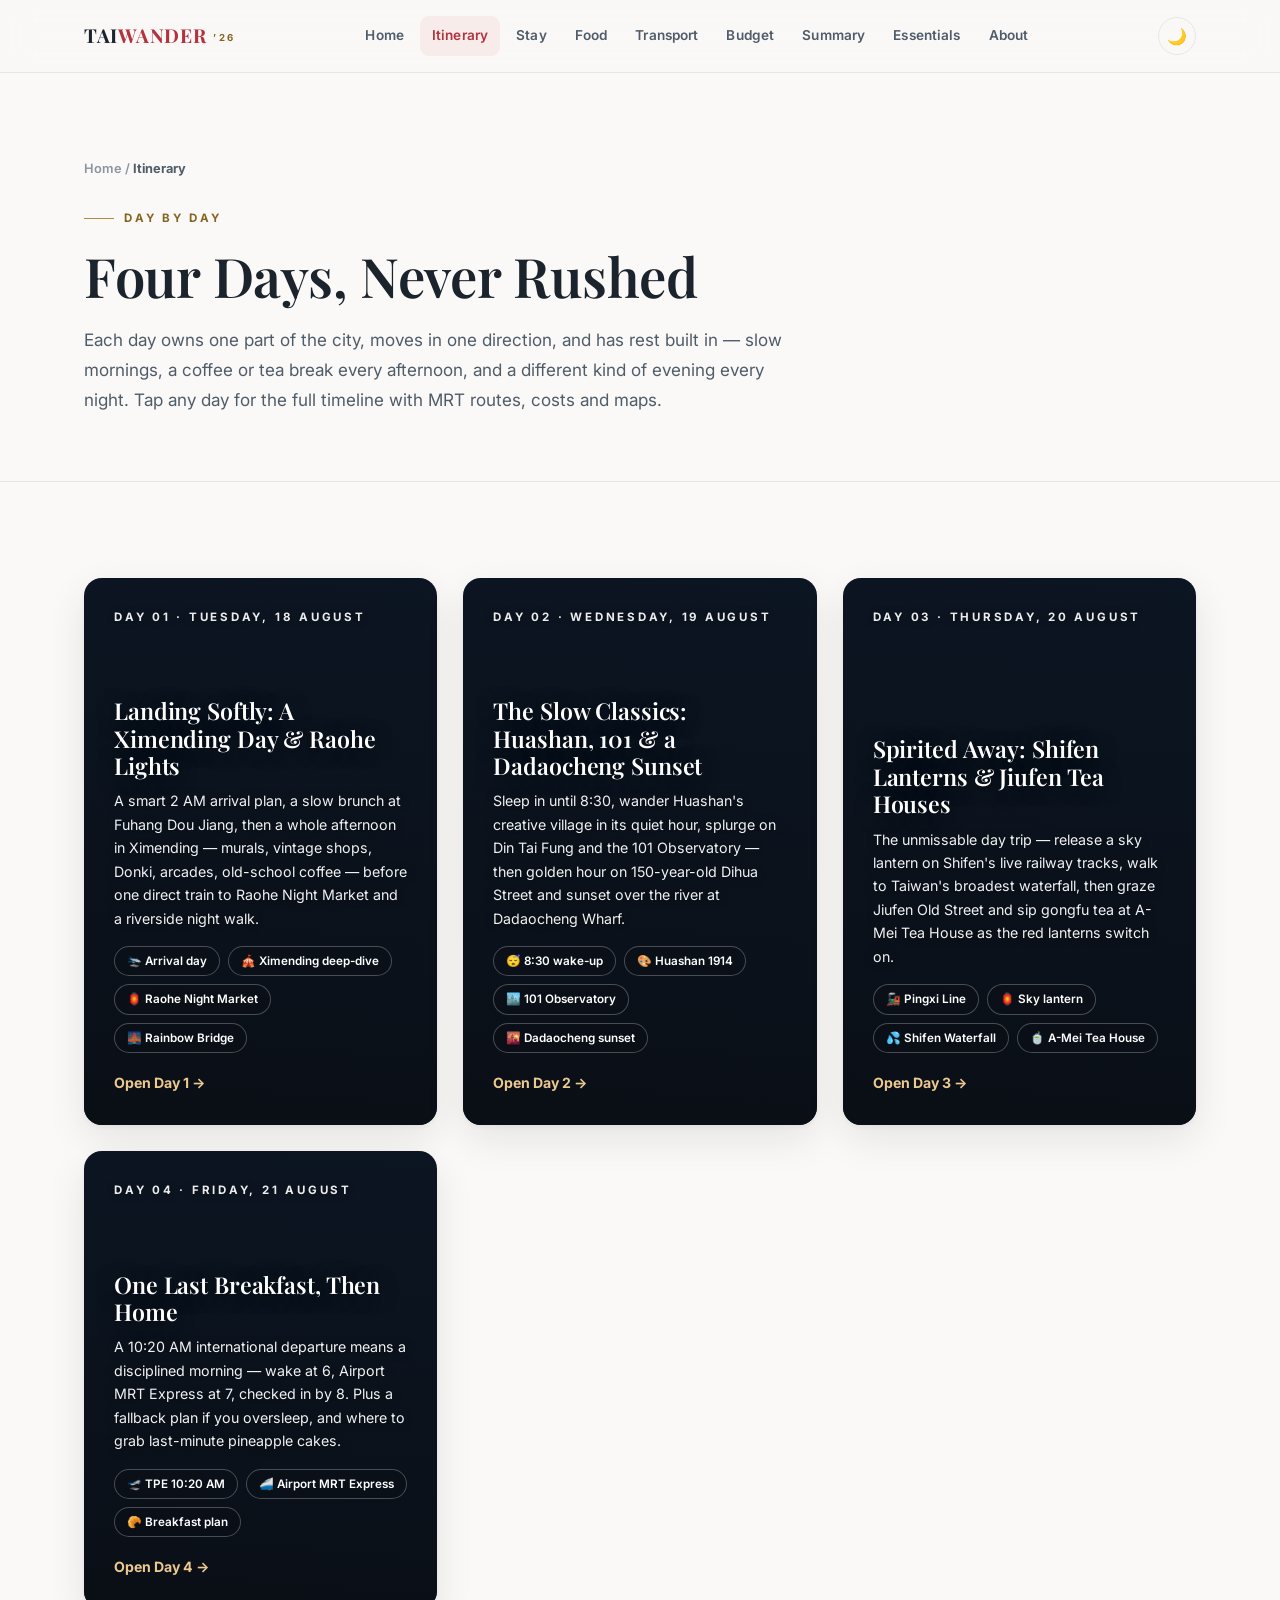
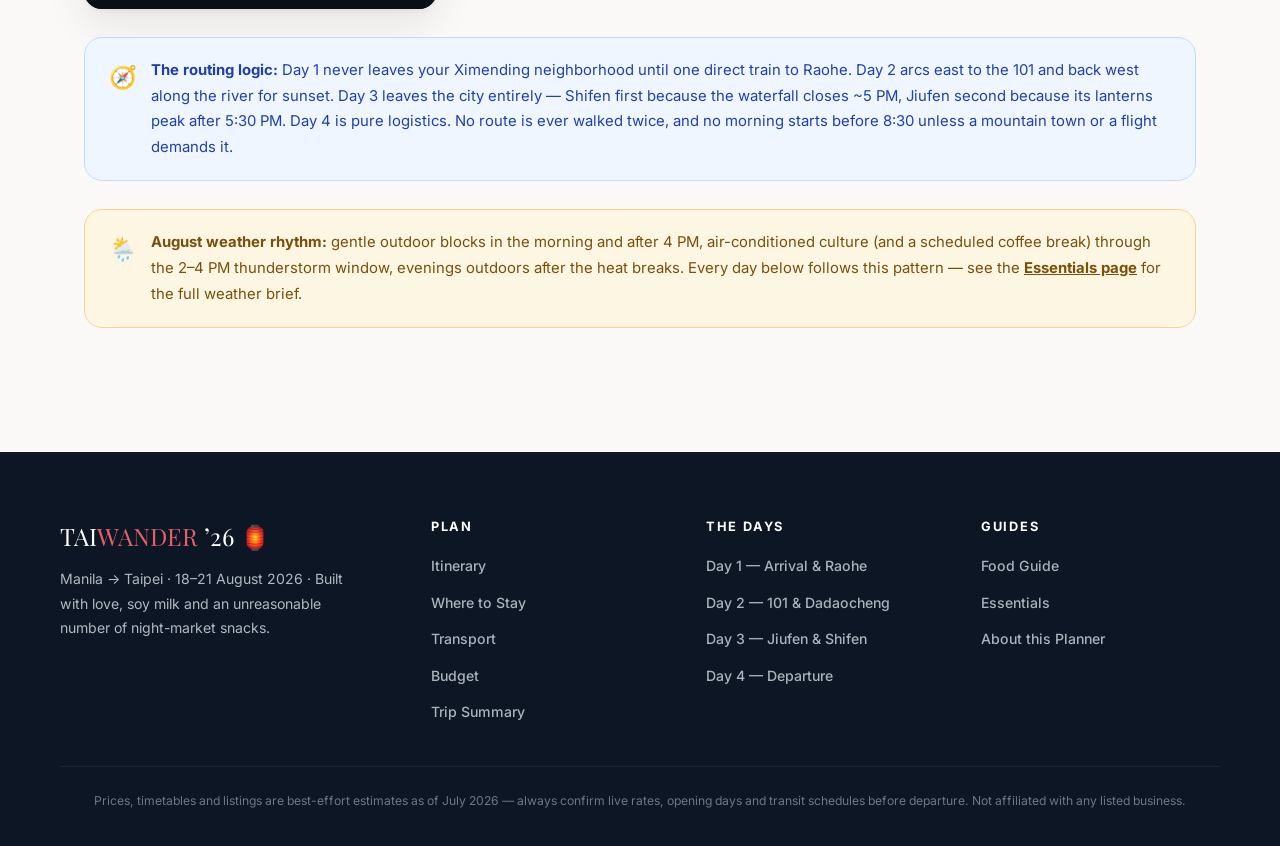
<file: itinerary.html>
<!DOCTYPE html>
<html lang="en">
<head>
<meta charset="UTF-8" />
<meta name="viewport" content="width=device-width, initial-scale=1.0" />
<title>Itinerary — Taiwan 2026 Travel Planner</title>
<meta name="description" content="The full 4-day Taipei itinerary at a glance — arrival plan, city classics, the Jiufen & Shifen day trip, and a disciplined departure morning." />
<link rel="preconnect" href="https://fonts.googleapis.com" />
<link rel="preconnect" href="https://fonts.gstatic.com" crossorigin />
<link href="https://fonts.googleapis.com/css2?family=Playfair+Display:ital,wght@0,600;0,700;0,800;1,600&family=Inter:wght@400;500;600;700;800&display=swap" rel="stylesheet" />
<link rel="stylesheet" href="css/style.css" />
<link rel="icon" href="data:image/svg+xml,<svg xmlns='http://www.w3.org/2000/svg' viewBox='0 0 100 100'><text y='.9em' font-size='90'>🏮</text></svg>" />
<script>try{var t=localStorage.getItem('taiwan2026-theme');if(t)document.documentElement.setAttribute('data-theme',t);else if(matchMedia('(prefers-color-scheme: dark)').matches)document.documentElement.setAttribute('data-theme','dark');}catch(e){}</script>
</head>
<body>

<nav class="nav" id="nav">
  <div class="nav-inner">
    <a href="index.html" class="nav-logo">TAI<span>WANDER</span><small>’26</small></a>
    <ul class="nav-links" id="navLinks">
      <li><a href="index.html">Home</a></li>
      <li><a href="itinerary.html" class="active">Itinerary</a></li>
      <li><a href="stay.html">Stay</a></li>
      <li><a href="food.html">Food</a></li>
      <li><a href="transport.html">Transport</a></li>
      <li><a href="budget.html">Budget</a></li>
      <li><a href="summary.html">Summary</a></li>
      <li><a href="essentials.html">Essentials</a></li>
      <li><a href="about.html">About</a></li>
    </ul>
    <div class="nav-actions">
      <button class="theme-toggle" id="themeToggle" aria-label="Toggle dark mode">🌙</button>
      <button class="nav-toggle" id="navToggle" aria-label="Menu">☰</button>
    </div>
  </div>
</nav>

<header class="page-hero">
  <div class="container">
    <div class="crumb"><a href="index.html">Home</a> / <b>Itinerary</b></div>
    <div class="section-kicker">Day by Day</div>
    <h1>Four Days, Never Rushed</h1>
    <p class="lede">Each day owns one part of the city, moves in one direction, and has rest built in — slow mornings, a coffee or tea break every afternoon, and a different kind of evening every night. Tap any day for the full timeline with MRT routes, costs and maps.</p>
  </div>
</header>

<main>

<section>
  <div class="container">
    <div class="day-cards">
      <a href="day1.html" class="day-card d1 reveal">
        <div class="dc-num">Day 01 · Tuesday, 18 August</div>
        <h3>Landing Softly: A Ximending Day & Raohe Lights</h3>
        <p>A smart 2 AM arrival plan, a slow brunch at Fuhang Dou Jiang, then a whole afternoon in Ximending — murals, vintage shops, Donki, arcades, old-school coffee — before one direct train to Raohe Night Market and a riverside night walk.</p>
        <div class="dc-tags"><span>🛬 Arrival day</span><span>🎪 Ximending deep-dive</span><span>🏮 Raohe Night Market</span><span>🌉 Rainbow Bridge</span></div>
        <div class="dc-go">Open Day 1</div>
      </a>
      <a href="day2.html" class="day-card d2 reveal">
        <div class="dc-num">Day 02 · Wednesday, 19 August</div>
        <h3>The Slow Classics: Huashan, 101 & a Dadaocheng Sunset</h3>
        <p>Sleep in until 8:30, wander Huashan's creative village in its quiet hour, splurge on Din Tai Fung and the 101 Observatory — then golden hour on 150-year-old Dihua Street and sunset over the river at Dadaocheng Wharf.</p>
        <div class="dc-tags"><span>😴 8:30 wake-up</span><span>🎨 Huashan 1914</span><span>🏙️ 101 Observatory</span><span>🌇 Dadaocheng sunset</span></div>
        <div class="dc-go">Open Day 2</div>
      </a>
      <a href="day3.html" class="day-card d3 reveal">
        <div class="dc-num">Day 03 · Thursday, 20 August</div>
        <h3>Spirited Away: Shifen Lanterns & Jiufen Tea Houses</h3>
        <p>The unmissable day trip — release a sky lantern on Shifen's live railway tracks, walk to Taiwan's broadest waterfall, then graze Jiufen Old Street and sip gongfu tea at A-Mei Tea House as the red lanterns switch on.</p>
        <div class="dc-tags"><span>🚂 Pingxi Line</span><span>🏮 Sky lantern</span><span>💦 Shifen Waterfall</span><span>🍵 A-Mei Tea House</span></div>
        <div class="dc-go">Open Day 3</div>
      </a>
      <a href="day4.html" class="day-card d4 reveal">
        <div class="dc-num">Day 04 · Friday, 21 August</div>
        <h3>One Last Breakfast, Then Home</h3>
        <p>A 10:20 AM international departure means a disciplined morning — wake at 6, Airport MRT Express at 7, checked in by 8. Plus a fallback plan if you oversleep, and where to grab last-minute pineapple cakes.</p>
        <div class="dc-tags"><span>🛫 TPE 10:20 AM</span><span>🚄 Airport MRT Express</span><span>🥐 Breakfast plan</span></div>
        <div class="dc-go">Open Day 4</div>
      </a>
    </div>

    <div class="tip tip-blue reveal"><span class="ico">🧭</span><div><strong>The routing logic:</strong> Day 1 never leaves your Ximending neighborhood until one direct train to Raohe. Day 2 arcs east to the 101 and back west along the river for sunset. Day 3 leaves the city entirely — Shifen first because the waterfall closes ~5 PM, Jiufen second because its lanterns peak after 5:30 PM. Day 4 is pure logistics. No route is ever walked twice, and no morning starts before 8:30 unless a mountain town or a flight demands it.</div></div>

    <div class="tip tip-amber reveal"><span class="ico">🌦️</span><div><strong>August weather rhythm:</strong> gentle outdoor blocks in the morning and after 4 PM, air-conditioned culture (and a scheduled coffee break) through the 2–4 PM thunderstorm window, evenings outdoors after the heat breaks. Every day below follows this pattern — see the <a href="essentials.html" style="color:inherit;font-weight:700;">Essentials page</a> for the full weather brief.</div></div>
  </div>
</section>

</main>

<footer>
  <div class="foot-grid">
    <div class="foot-brand">
      <div class="foot-title">TAI<span>WANDER</span> ’26 🏮</div>
      <p>Manila → Taipei · 18–21 August 2026 · Built with love, soy milk and an unreasonable number of night-market snacks.</p>
    </div>
    <div class="foot-col"><h4>Plan</h4><ul>
      <li><a href="itinerary.html">Itinerary</a></li>
      <li><a href="stay.html">Where to Stay</a></li>
      <li><a href="transport.html">Transport</a></li>
      <li><a href="budget.html">Budget</a></li>
      <li><a href="summary.html">Trip Summary</a></li>
    </ul></div>
    <div class="foot-col"><h4>The Days</h4><ul>
      <li><a href="day1.html">Day 1 — Arrival & Raohe</a></li>
      <li><a href="day2.html">Day 2 — 101 & Dadaocheng</a></li>
      <li><a href="day3.html">Day 3 — Jiufen & Shifen</a></li>
      <li><a href="day4.html">Day 4 — Departure</a></li>
    </ul></div>
    <div class="foot-col"><h4>Guides</h4><ul>
      <li><a href="food.html">Food Guide</a></li>
      <li><a href="essentials.html">Essentials</a></li>
      <li><a href="about.html">About this Planner</a></li>
    </ul></div>
  </div>
  <div class="foot-bottom">Prices, timetables and listings are best-effort estimates as of July 2026 — always confirm live rates, opening days and transit schedules before departure. Not affiliated with any listed business.</div>
</footer>

<button class="to-top" id="toTop" aria-label="Back to top">↑</button>
<script src="js/main.js"></script>
</body>
</html>
</file>
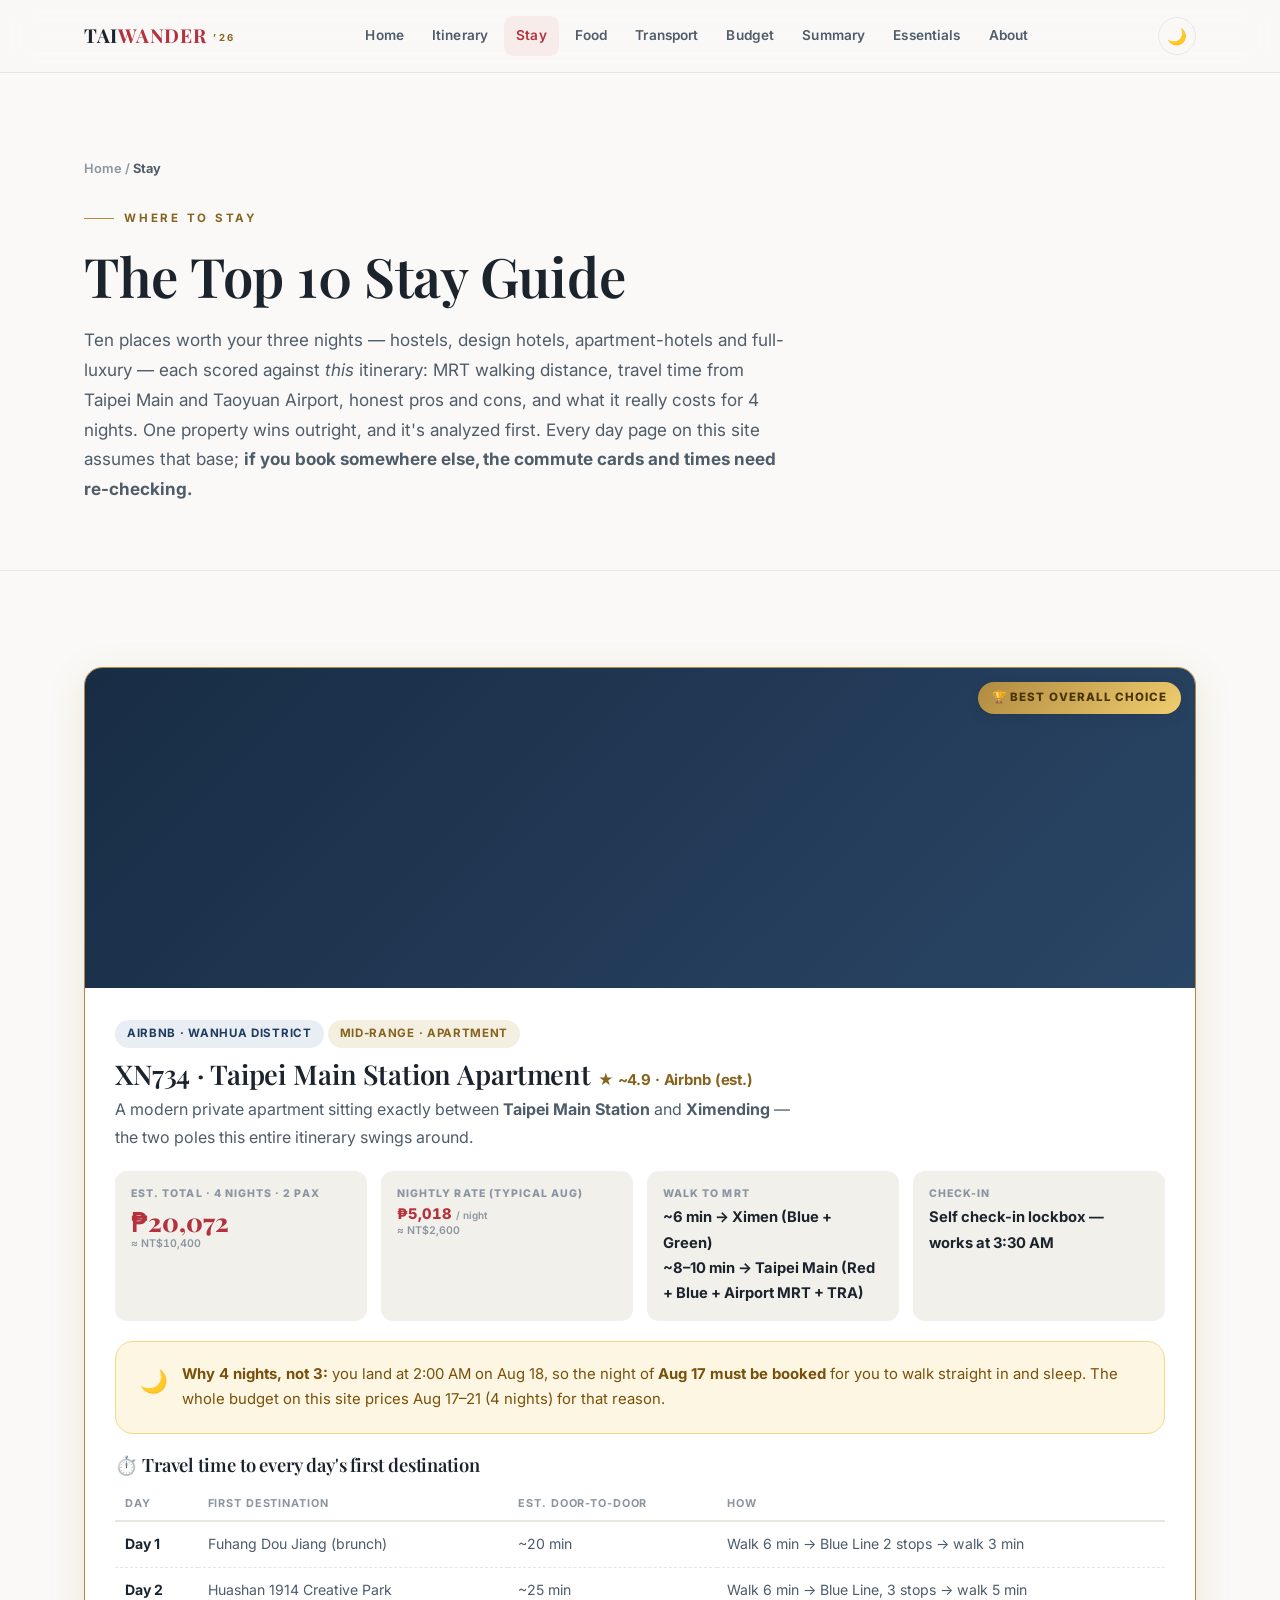
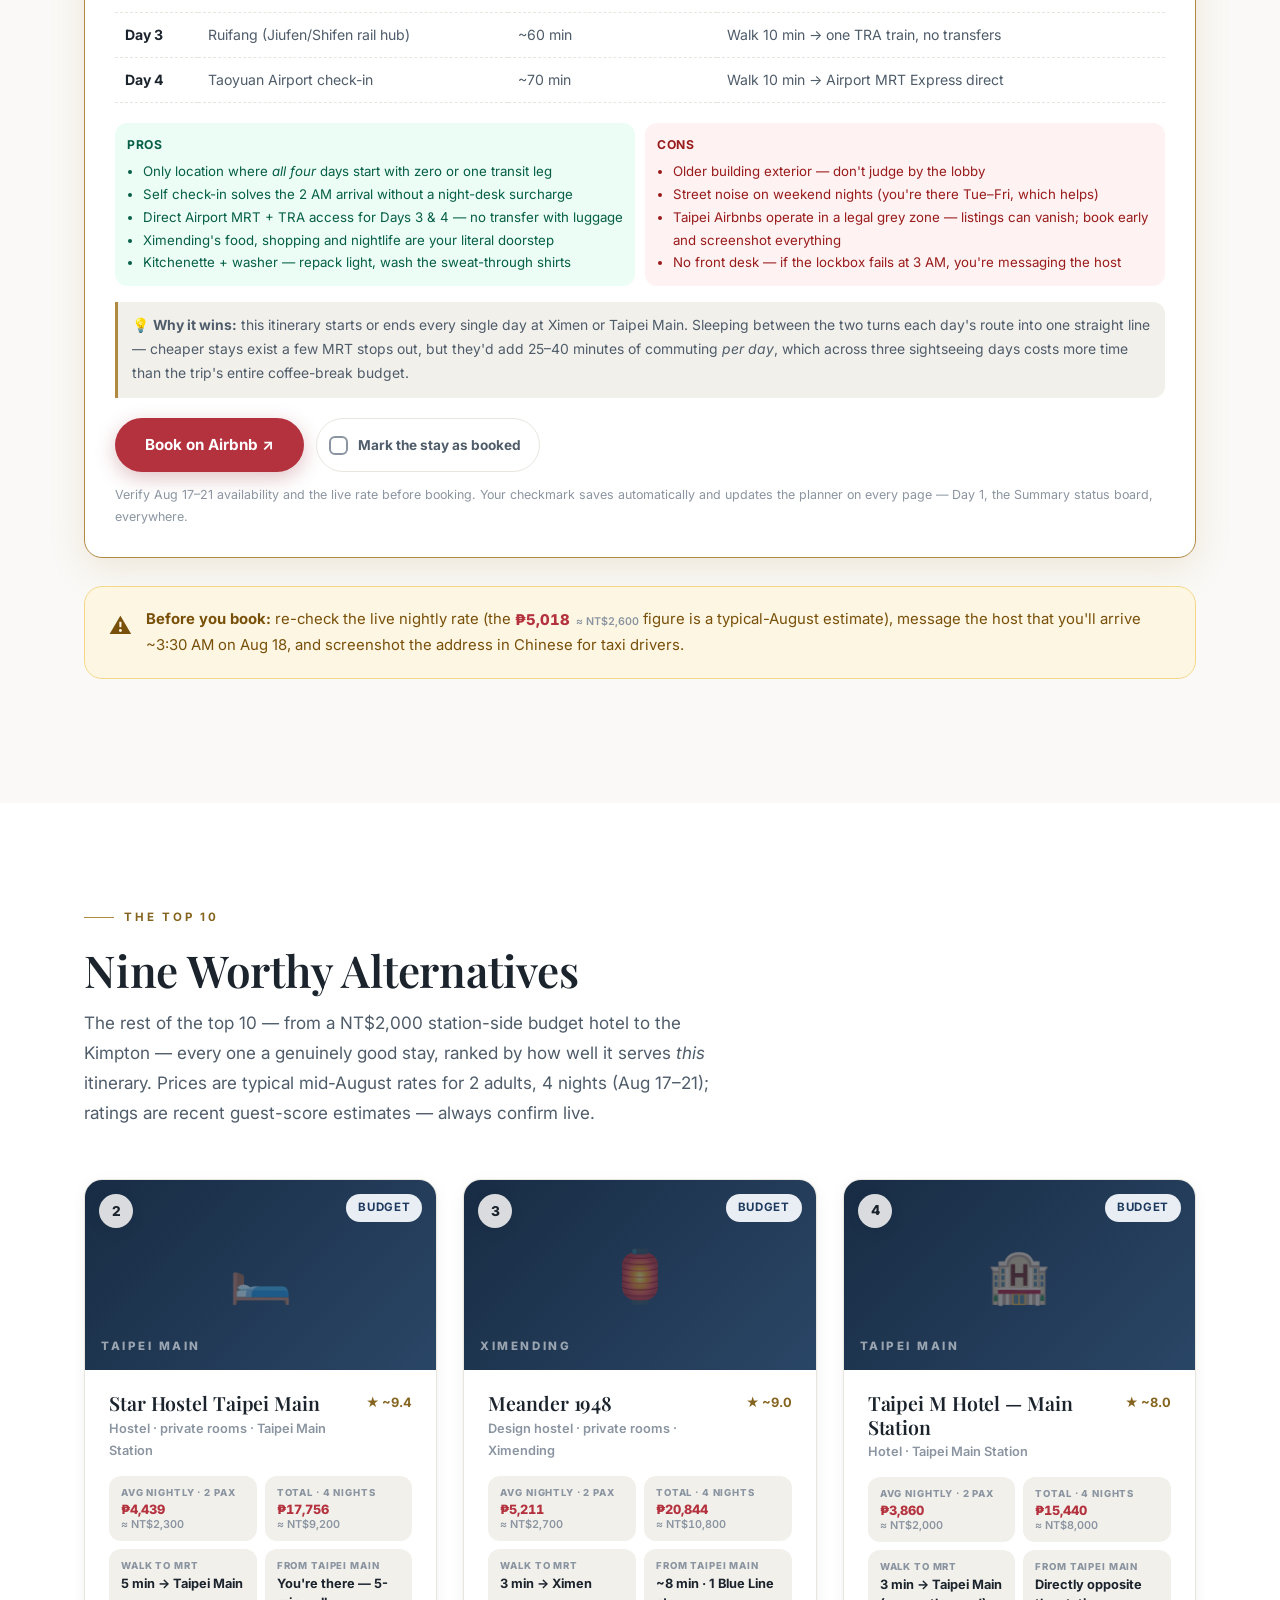
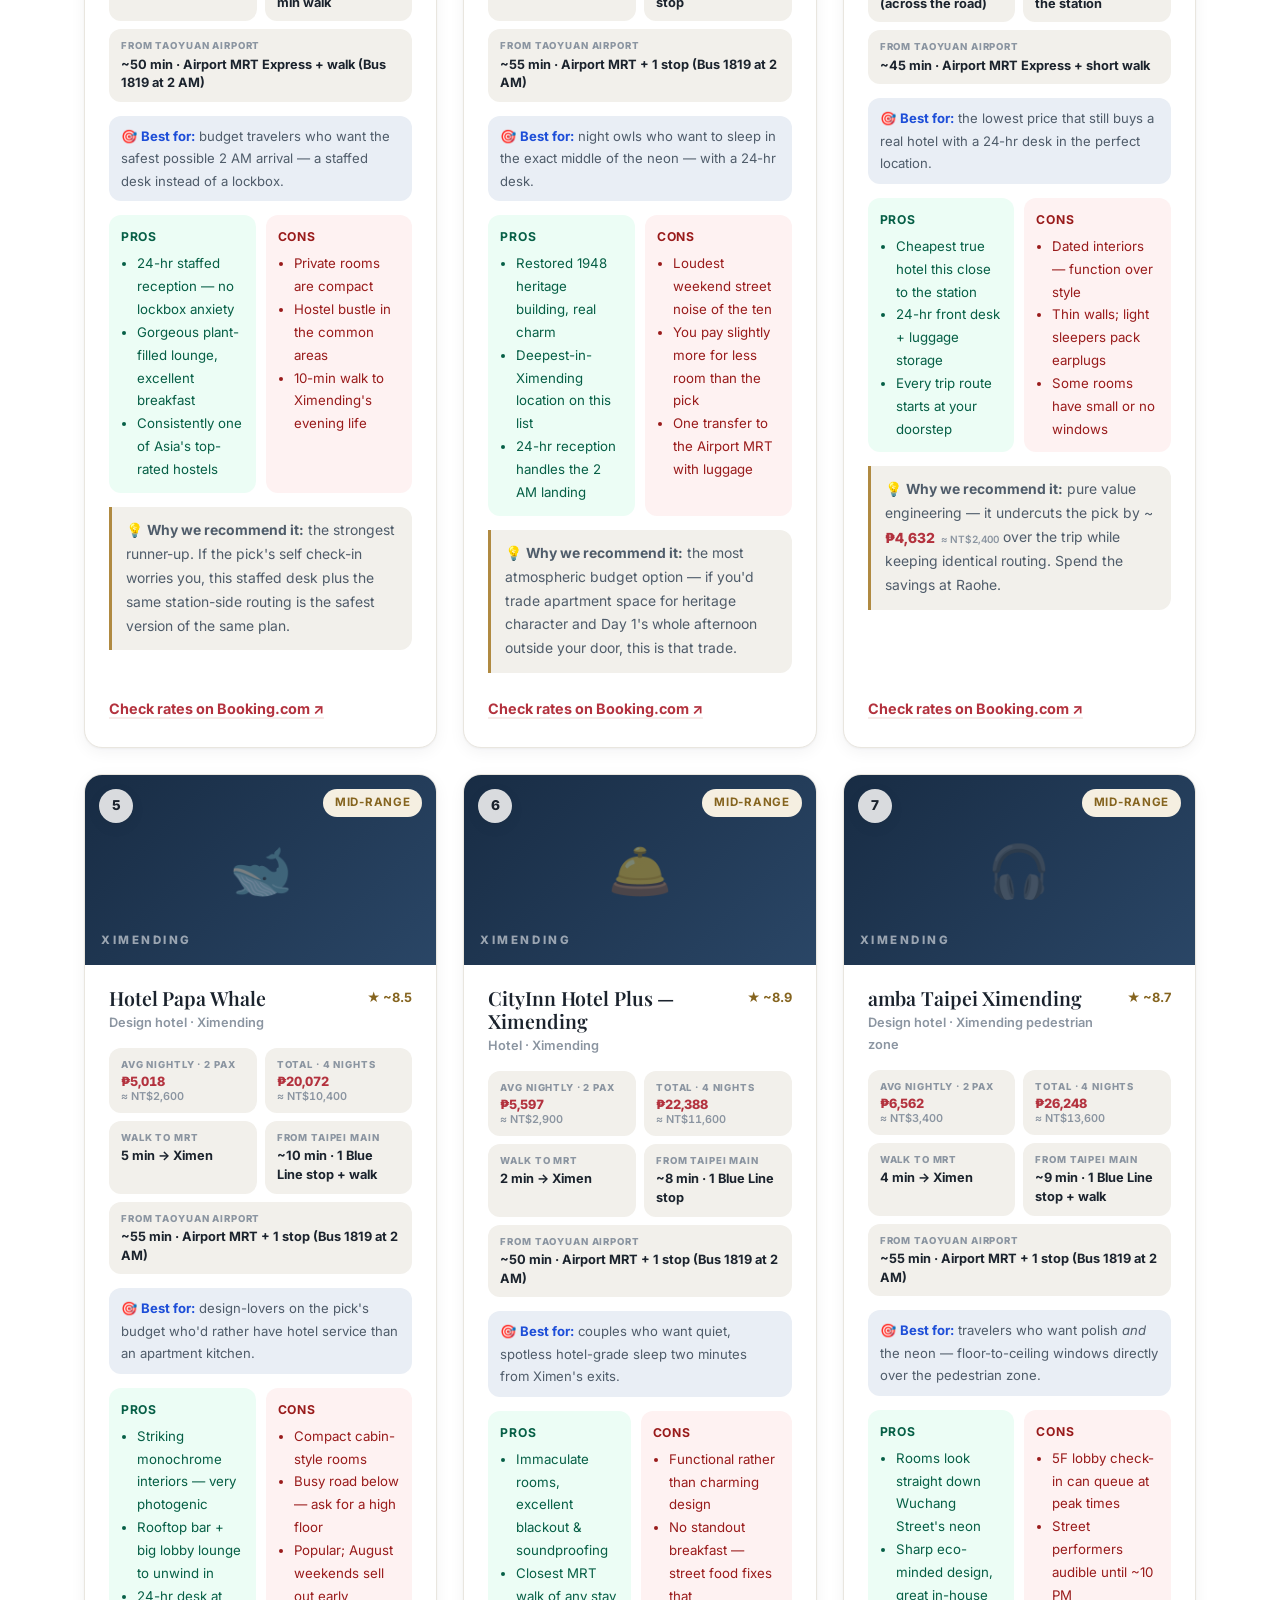
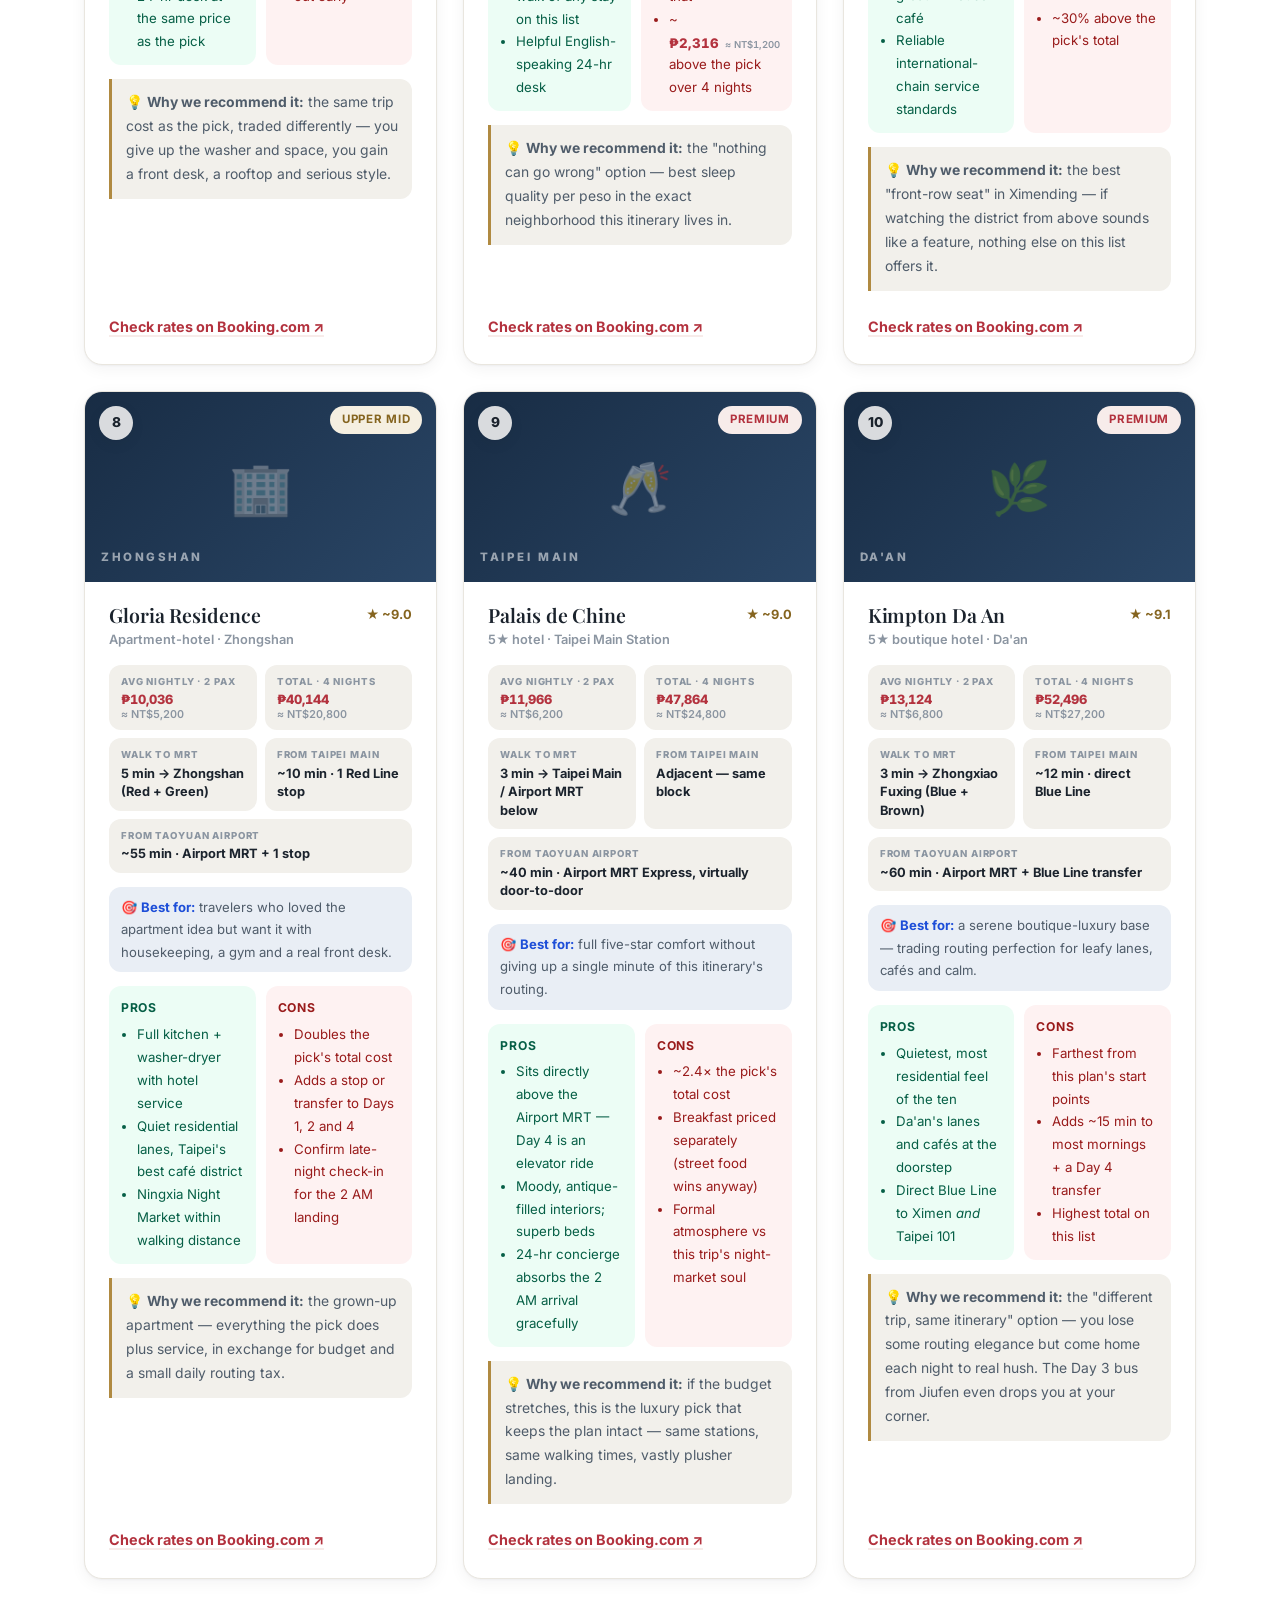
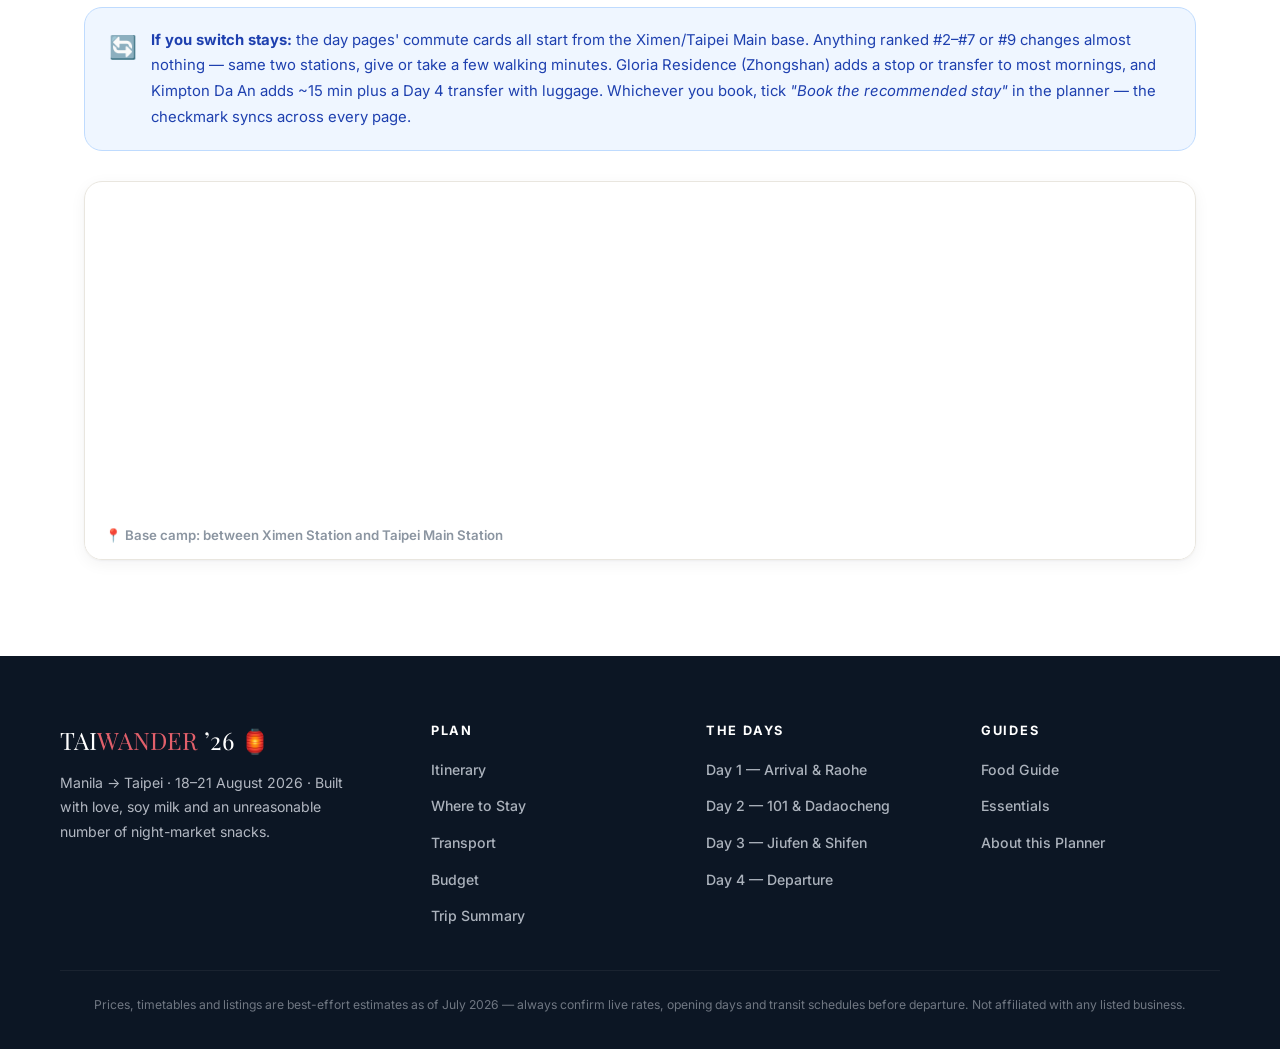
<file: stay.html>
<!DOCTYPE html>
<html lang="en">
<head>
<meta charset="UTF-8" />
<meta name="viewport" content="width=device-width, initial-scale=1.0" />
<title>Where to Stay — Top 10 Guide · Taiwan 2026 Travel Planner</title>
<meta name="description" content="The Top 10 places to stay in Taipei for this 4D3N itinerary — hostels to the Kimpton, with nightly and total costs in PHP, MRT walking distances, travel times from Taipei Main and Taoyuan Airport, pros, cons and booking links." />
<link rel="preconnect" href="https://fonts.googleapis.com" />
<link rel="preconnect" href="https://fonts.gstatic.com" crossorigin />
<link href="https://fonts.googleapis.com/css2?family=Playfair+Display:ital,wght@0,600;0,700;0,800;1,600&family=Inter:wght@400;500;600;700;800&display=swap" rel="stylesheet" />
<link rel="stylesheet" href="css/style.css" />
<link rel="icon" href="data:image/svg+xml,<svg xmlns='http://www.w3.org/2000/svg' viewBox='0 0 100 100'><text y='.9em' font-size='90'>🏮</text></svg>" />
<script>try{var t=localStorage.getItem('taiwan2026-theme');if(t)document.documentElement.setAttribute('data-theme',t);else if(matchMedia('(prefers-color-scheme: dark)').matches)document.documentElement.setAttribute('data-theme','dark');}catch(e){}</script>
</head>
<body>

<nav class="nav" id="nav">
  <div class="nav-inner">
    <a href="index.html" class="nav-logo">TAI<span>WANDER</span><small>’26</small></a>
    <ul class="nav-links" id="navLinks">
      <li><a href="index.html">Home</a></li>
      <li><a href="itinerary.html">Itinerary</a></li>
      <li><a href="stay.html" class="active">Stay</a></li>
      <li><a href="food.html">Food</a></li>
      <li><a href="transport.html">Transport</a></li>
      <li><a href="budget.html">Budget</a></li>
      <li><a href="summary.html">Summary</a></li>
      <li><a href="essentials.html">Essentials</a></li>
      <li><a href="about.html">About</a></li>
    </ul>
    <div class="nav-actions">
      <button class="theme-toggle" id="themeToggle" aria-label="Toggle dark mode">🌙</button>
      <button class="nav-toggle" id="navToggle" aria-label="Menu">☰</button>
    </div>
  </div>
</nav>

<header class="page-hero">
  <div class="container">
    <div class="crumb"><a href="index.html">Home</a> / <b>Stay</b></div>
    <div class="section-kicker">Where to Stay</div>
    <h1>The Top 10 Stay Guide</h1>
    <p class="lede">Ten places worth your three nights — hostels, design hotels, apartment-hotels and full-luxury — each scored against <em>this</em> itinerary: MRT walking distance, travel time from Taipei Main and Taoyuan Airport, honest pros and cons, and what it really costs for 4 nights. One property wins outright, and it's analyzed first. Every day page on this site assumes that base; <strong>if you book somewhere else, the commute cards and times need re-checking.</strong></p>
  </div>
</header>

<main>

<section>
  <div class="container">

    <!-- THE RECOMMENDATION -->
    <div class="reco-hero reveal">
      <div class="best-ribbon">🏆 Best Overall Choice</div>
      <div class="rh-photo"><img src="https://commons.wikimedia.org/wiki/Special:FilePath/TRA%20Taipei%20Station%20and%20Zhongxiao%20West%20Road%20at%20night%2020210115.jpg?width=1000" alt="Taipei Main Station area at night" loading="lazy" onerror="this.remove()" /></div>
      <div class="rh-body">
        <span class="pill pill-navy">Airbnb · Wanhua District</span> <span class="pill pill-gold">Mid-range · Apartment</span>
        <h2 style="font-size:1.7rem;margin:10px 0 6px;">XN734 · Taipei Main Station Apartment <small style="font-family:var(--font-body);font-size:0.55em;font-weight:700;color:var(--gold-deep);white-space:nowrap;">★ ~4.9 · Airbnb (est.)</small></h2>
        <p style="color:var(--ink-soft);max-width:680px;">A modern private apartment sitting exactly between <strong>Taipei Main Station</strong> and <strong>Ximending</strong> — the two poles this entire itinerary swings around.</p>

        <div class="reco-grid">
          <div class="reco-cell"><div class="k">Est. total · 4 nights · 2 pax</div><div class="v"><span class="money big" data-twd="10400"></span></div></div>
          <div class="reco-cell"><div class="k">Nightly rate (typical Aug)</div><div class="v"><span class="money" data-twd="2600" data-suffix="/ night"></span></div></div>
          <div class="reco-cell"><div class="k">Walk to MRT</div><div class="v">~6 min → Ximen (Blue + Green)<br>~8–10 min → Taipei Main (Red + Blue + Airport MRT + TRA)</div></div>
          <div class="reco-cell"><div class="k">Check-in</div><div class="v">Self check-in lockbox — works at 3:30 AM</div></div>
        </div>

        <div class="tip tip-amber" style="margin:8px 0 20px;"><span class="ico">🌙</span><div><strong>Why 4 nights, not 3:</strong> you land at 2:00 AM on Aug 18, so the night of <strong>Aug 17 must be booked</strong> for you to walk straight in and sleep. The whole budget on this site prices Aug 17–21 (4 nights) for that reason.</div></div>

        <h3 style="font-size:1.15rem;margin:18px 0 10px;">⏱️ Travel time to every day's first destination</h3>
        <div class="compare-scroll">
        <table class="tt-table">
          <thead><tr><th>Day</th><th>First destination</th><th>Est. door-to-door</th><th>How</th></tr></thead>
          <tbody>
            <tr><td>Day 1</td><td>Fuhang Dou Jiang (brunch)</td><td>~20 min</td><td>Walk 6 min → Blue Line 2 stops → walk 3 min</td></tr>
            <tr><td>Day 2</td><td>Huashan 1914 Creative Park</td><td>~25 min</td><td>Walk 6 min → Blue Line, 3 stops → walk 5 min</td></tr>
            <tr><td>Day 3</td><td>Ruifang (Jiufen/Shifen rail hub)</td><td>~60 min</td><td>Walk 10 min → one TRA train, no transfers</td></tr>
            <tr><td>Day 4</td><td>Taoyuan Airport check-in</td><td>~70 min</td><td>Walk 10 min → Airport MRT Express direct</td></tr>
          </tbody>
        </table>
        </div>

        <div class="proscons" style="margin-top:20px;">
          <div class="pros"><strong>Pros</strong><ul>
            <li>Only location where <em>all four</em> days start with zero or one transit leg</li>
            <li>Self check-in solves the 2 AM arrival without a night-desk surcharge</li>
            <li>Direct Airport MRT + TRA access for Days 3 & 4 — no transfer with luggage</li>
            <li>Ximending's food, shopping and nightlife are your literal doorstep</li>
            <li>Kitchenette + washer — repack light, wash the sweat-through shirts</li>
          </ul></div>
          <div class="cons"><strong>Cons</strong><ul>
            <li>Older building exterior — don't judge by the lobby</li>
            <li>Street noise on weekend nights (you're there Tue–Fri, which helps)</li>
            <li>Taipei Airbnbs operate in a legal grey zone — listings can vanish; book early and screenshot everything</li>
            <li>No front desk — if the lockbox fails at 3 AM, you're messaging the host</li>
          </ul></div>
        </div>

        <div class="stay-why" style="margin-top:16px;">💡 <strong>Why it wins:</strong> this itinerary starts or ends every single day at Ximen or Taipei Main. Sleeping between the two turns each day's route into one straight line — cheaper stays exist a few MRT stops out, but they'd add 25–40 minutes of commuting <em>per day</em>, which across three sightseeing days costs more time than the trip's entire coffee-break budget.</div>

        <div class="hero-cta" style="justify-content:flex-start;gap:12px;margin-top:20px;">
          <a href="https://www.airbnb.com/rooms/839732520562468136" target="_blank" rel="noopener" class="btn btn-red">Book on Airbnb ↗</a>
          <button class="task-toggle" data-task-toggle="hotel" aria-pressed="false"><span class="tt-box">✓</span><span>Mark the stay as booked</span></button>
        </div>
        <p style="font-size:0.78rem;color:var(--ink-faint);margin-top:12px;">Verify Aug 17–21 availability and the live rate before booking. Your checkmark saves automatically and updates the planner on every page — Day 1, the Summary status board, everywhere.</p>
      </div>
    </div>

    <div class="tip tip-amber reveal"><span class="ico">⚠️</span><div><strong>Before you book:</strong> re-check the live nightly rate (the <span class="money inline" data-twd="2600"></span> figure is a typical-August estimate), message the host that you'll arrive ~3:30 AM on Aug 18, and screenshot the address in Chinese for taxi drivers.</div></div>
  </div>
</section>

<!-- COMPARISON -->
<section class="alt">
  <div class="container">
    <div class="reveal">
      <div class="section-kicker">The Top 10</div>
      <h2 class="section-title">Nine Worthy Alternatives</h2>
      <p class="section-sub">The rest of the top 10 — from a NT$2,000 station-side budget hotel to the Kimpton — every one a genuinely good stay, ranked by how well it serves <em>this</em> itinerary. Prices are typical mid-August rates for 2 adults, 4 nights (Aug 17–21); ratings are recent guest-score estimates — always confirm live.</p>
    </div>

    <div class="stay-grid">

      <!-- #2 -->
      <div class="stay-card reveal">
        <div class="sc-photo" data-area="Taipei Main" data-emoji="🛏️">
          <img src="https://commons.wikimedia.org/wiki/Special:FilePath/Taipei%20Main%20Station%20A1%20and%20Shin%20Kong%20Life%20Tower%2020160801.jpg?width=800" alt="Taipei Main Station and Shin Kong Tower" loading="lazy" onerror="this.remove()" />
          <span class="sc-rank">2</span>
          <div class="sc-badges"><span class="pill pill-navy">Budget</span></div>
        </div>
        <div class="sc-body">
          <div class="sc-head" style="display:flex;justify-content:space-between;gap:10px;align-items:flex-start;">
            <div><h3>Star Hostel Taipei Main</h3><div class="sc-area">Hostel · private rooms · Taipei Main Station</div></div>
            <div class="sc-rating">★ ~9.4</div>
          </div>
          <div class="sc-stats">
            <div class="sc-stat"><div class="k">Avg nightly · 2 pax</div><div class="v"><span class="money" data-twd="2300"></span></div></div>
            <div class="sc-stat"><div class="k">Total · 4 nights</div><div class="v"><span class="money" data-twd="9200"></span></div></div>
            <div class="sc-stat"><div class="k">Walk to MRT</div><div class="v">5 min → Taipei Main</div></div>
            <div class="sc-stat"><div class="k">From Taipei Main</div><div class="v">You're there — 5-min walk</div></div>
            <div class="sc-stat" style="grid-column:1/-1;"><div class="k">From Taoyuan Airport</div><div class="v">~50 min · Airport MRT Express + walk (Bus 1819 at 2 AM)</div></div>
          </div>
          <div class="sc-best">🎯 <b>Best for:</b> budget travelers who want the safest possible 2 AM arrival — a staffed desk instead of a lockbox.</div>
          <div class="proscons">
            <div class="pros"><strong>Pros</strong><ul>
              <li>24-hr staffed reception — no lockbox anxiety</li>
              <li>Gorgeous plant-filled lounge, excellent breakfast</li>
              <li>Consistently one of Asia's top-rated hostels</li>
            </ul></div>
            <div class="cons"><strong>Cons</strong><ul>
              <li>Private rooms are compact</li>
              <li>Hostel bustle in the common areas</li>
              <li>10-min walk to Ximending's evening life</li>
            </ul></div>
          </div>
          <div class="stay-why">💡 <strong>Why we recommend it:</strong> the strongest runner-up. If the pick's self check-in worries you, this staffed desk plus the same station-side routing is the safest version of the same plan.</div>
          <div class="card-link"><a href="https://www.booking.com/searchresults.html?ss=Star+Hostel+Taipei+Main+Station&checkin=2026-08-17&checkout=2026-08-21&group_adults=2" target="_blank" rel="noopener">Check rates on Booking.com ↗</a></div>
        </div>
      </div>

      <!-- #3 -->
      <div class="stay-card reveal">
        <div class="sc-photo" data-area="Ximending" data-emoji="🏮">
          <img src="https://commons.wikimedia.org/wiki/Special:FilePath/%E5%BE%9E%E5%B1%88%E8%87%A3%E6%B0%8F%E8%A5%BF%E9%96%80%E9%96%80%E5%B8%82%E5%88%B0%E9%8C%A2%E6%AB%83%E5%8F%B0%E5%8C%97%E4%B8%AD%E8%8F%AF%E6%96%B0%E9%A4%A8%2020211204.jpg?width=800" alt="Ximending pedestrian district" loading="lazy" onerror="this.remove()" />
          <span class="sc-rank">3</span>
          <div class="sc-badges"><span class="pill pill-navy">Budget</span></div>
        </div>
        <div class="sc-body">
          <div class="sc-head" style="display:flex;justify-content:space-between;gap:10px;align-items:flex-start;">
            <div><h3>Meander 1948</h3><div class="sc-area">Design hostel · private rooms · Ximending</div></div>
            <div class="sc-rating">★ ~9.0</div>
          </div>
          <div class="sc-stats">
            <div class="sc-stat"><div class="k">Avg nightly · 2 pax</div><div class="v"><span class="money" data-twd="2700"></span></div></div>
            <div class="sc-stat"><div class="k">Total · 4 nights</div><div class="v"><span class="money" data-twd="10800"></span></div></div>
            <div class="sc-stat"><div class="k">Walk to MRT</div><div class="v">3 min → Ximen</div></div>
            <div class="sc-stat"><div class="k">From Taipei Main</div><div class="v">~8 min · 1 Blue Line stop</div></div>
            <div class="sc-stat" style="grid-column:1/-1;"><div class="k">From Taoyuan Airport</div><div class="v">~55 min · Airport MRT + 1 stop (Bus 1819 at 2 AM)</div></div>
          </div>
          <div class="sc-best">🎯 <b>Best for:</b> night owls who want to sleep in the exact middle of the neon — with a 24-hr desk.</div>
          <div class="proscons">
            <div class="pros"><strong>Pros</strong><ul>
              <li>Restored 1948 heritage building, real charm</li>
              <li>Deepest-in-Ximending location on this list</li>
              <li>24-hr reception handles the 2 AM landing</li>
            </ul></div>
            <div class="cons"><strong>Cons</strong><ul>
              <li>Loudest weekend street noise of the ten</li>
              <li>You pay slightly more for less room than the pick</li>
              <li>One transfer to the Airport MRT with luggage</li>
            </ul></div>
          </div>
          <div class="stay-why">💡 <strong>Why we recommend it:</strong> the most atmospheric budget option — if you'd trade apartment space for heritage character and Day 1's whole afternoon outside your door, this is that trade.</div>
          <div class="card-link"><a href="https://www.booking.com/searchresults.html?ss=Meander+1948+Hostel+Taipei&checkin=2026-08-17&checkout=2026-08-21&group_adults=2" target="_blank" rel="noopener">Check rates on Booking.com ↗</a></div>
        </div>
      </div>

      <!-- #4 -->
      <div class="stay-card reveal">
        <div class="sc-photo" data-area="Taipei Main" data-emoji="🏨">
          <img src="https://commons.wikimedia.org/wiki/Special:FilePath/Front-of-Taipei%20Railway%20Station%20-%20March%2015%202010.jpg?width=800" alt="Taipei Railway Station" loading="lazy" onerror="this.remove()" />
          <span class="sc-rank">4</span>
          <div class="sc-badges"><span class="pill pill-navy">Budget</span></div>
        </div>
        <div class="sc-body">
          <div class="sc-head" style="display:flex;justify-content:space-between;gap:10px;align-items:flex-start;">
            <div><h3>Taipei M Hotel — Main Station</h3><div class="sc-area">Hotel · Taipei Main Station</div></div>
            <div class="sc-rating">★ ~8.0</div>
          </div>
          <div class="sc-stats">
            <div class="sc-stat"><div class="k">Avg nightly · 2 pax</div><div class="v"><span class="money" data-twd="2000"></span></div></div>
            <div class="sc-stat"><div class="k">Total · 4 nights</div><div class="v"><span class="money" data-twd="8000"></span></div></div>
            <div class="sc-stat"><div class="k">Walk to MRT</div><div class="v">3 min → Taipei Main (across the road)</div></div>
            <div class="sc-stat"><div class="k">From Taipei Main</div><div class="v">Directly opposite the station</div></div>
            <div class="sc-stat" style="grid-column:1/-1;"><div class="k">From Taoyuan Airport</div><div class="v">~45 min · Airport MRT Express + short walk</div></div>
          </div>
          <div class="sc-best">🎯 <b>Best for:</b> the lowest price that still buys a real hotel with a 24-hr desk in the perfect location.</div>
          <div class="proscons">
            <div class="pros"><strong>Pros</strong><ul>
              <li>Cheapest true hotel this close to the station</li>
              <li>24-hr front desk + luggage storage</li>
              <li>Every trip route starts at your doorstep</li>
            </ul></div>
            <div class="cons"><strong>Cons</strong><ul>
              <li>Dated interiors — function over style</li>
              <li>Thin walls; light sleepers pack earplugs</li>
              <li>Some rooms have small or no windows</li>
            </ul></div>
          </div>
          <div class="stay-why">💡 <strong>Why we recommend it:</strong> pure value engineering — it undercuts the pick by ~<span class="money inline" data-twd="2400"></span> over the trip while keeping identical routing. Spend the savings at Raohe.</div>
          <div class="card-link"><a href="https://www.booking.com/searchresults.html?ss=Taipei+M+Hotel+Main+Station&checkin=2026-08-17&checkout=2026-08-21&group_adults=2" target="_blank" rel="noopener">Check rates on Booking.com ↗</a></div>
        </div>
      </div>

      <!-- #5 -->
      <div class="stay-card reveal">
        <div class="sc-photo" data-area="Ximending" data-emoji="🐋">
          <img src="https://commons.wikimedia.org/wiki/Special:FilePath/Ximending%20Main%20Alley%20at%20Night.jpg?width=800" alt="Ximending streets at night" loading="lazy" onerror="this.remove()" />
          <span class="sc-rank">5</span>
          <div class="sc-badges"><span class="pill pill-gold">Mid-range</span></div>
        </div>
        <div class="sc-body">
          <div class="sc-head" style="display:flex;justify-content:space-between;gap:10px;align-items:flex-start;">
            <div><h3>Hotel Papa Whale</h3><div class="sc-area">Design hotel · Ximending</div></div>
            <div class="sc-rating">★ ~8.5</div>
          </div>
          <div class="sc-stats">
            <div class="sc-stat"><div class="k">Avg nightly · 2 pax</div><div class="v"><span class="money" data-twd="2600"></span></div></div>
            <div class="sc-stat"><div class="k">Total · 4 nights</div><div class="v"><span class="money" data-twd="10400"></span></div></div>
            <div class="sc-stat"><div class="k">Walk to MRT</div><div class="v">5 min → Ximen</div></div>
            <div class="sc-stat"><div class="k">From Taipei Main</div><div class="v">~10 min · 1 Blue Line stop + walk</div></div>
            <div class="sc-stat" style="grid-column:1/-1;"><div class="k">From Taoyuan Airport</div><div class="v">~55 min · Airport MRT + 1 stop (Bus 1819 at 2 AM)</div></div>
          </div>
          <div class="sc-best">🎯 <b>Best for:</b> design-lovers on the pick's budget who'd rather have hotel service than an apartment kitchen.</div>
          <div class="proscons">
            <div class="pros"><strong>Pros</strong><ul>
              <li>Striking monochrome interiors — very photogenic</li>
              <li>Rooftop bar + big lobby lounge to unwind in</li>
              <li>24-hr desk at the same price as the pick</li>
            </ul></div>
            <div class="cons"><strong>Cons</strong><ul>
              <li>Compact cabin-style rooms</li>
              <li>Busy road below — ask for a high floor</li>
              <li>Popular; August weekends sell out early</li>
            </ul></div>
          </div>
          <div class="stay-why">💡 <strong>Why we recommend it:</strong> the same trip cost as the pick, traded differently — you give up the washer and space, you gain a front desk, a rooftop and serious style.</div>
          <div class="card-link"><a href="https://www.booking.com/searchresults.html?ss=Hotel+Papa+Whale+Taipei&checkin=2026-08-17&checkout=2026-08-21&group_adults=2" target="_blank" rel="noopener">Check rates on Booking.com ↗</a></div>
        </div>
      </div>

      <!-- #6 -->
      <div class="stay-card reveal">
        <div class="sc-photo" data-area="Ximending" data-emoji="🛎️">
          <img src="https://commons.wikimedia.org/wiki/Special:FilePath/Pedestrians%20in%20Ximending%20District%2C%20Taipei.jpg?width=800" alt="Ximending shopping streets" loading="lazy" onerror="this.remove()" />
          <span class="sc-rank">6</span>
          <div class="sc-badges"><span class="pill pill-gold">Mid-range</span></div>
        </div>
        <div class="sc-body">
          <div class="sc-head" style="display:flex;justify-content:space-between;gap:10px;align-items:flex-start;">
            <div><h3>CityInn Hotel Plus — Ximending</h3><div class="sc-area">Hotel · Ximending</div></div>
            <div class="sc-rating">★ ~8.9</div>
          </div>
          <div class="sc-stats">
            <div class="sc-stat"><div class="k">Avg nightly · 2 pax</div><div class="v"><span class="money" data-twd="2900"></span></div></div>
            <div class="sc-stat"><div class="k">Total · 4 nights</div><div class="v"><span class="money" data-twd="11600"></span></div></div>
            <div class="sc-stat"><div class="k">Walk to MRT</div><div class="v">2 min → Ximen</div></div>
            <div class="sc-stat"><div class="k">From Taipei Main</div><div class="v">~8 min · 1 Blue Line stop</div></div>
            <div class="sc-stat" style="grid-column:1/-1;"><div class="k">From Taoyuan Airport</div><div class="v">~50 min · Airport MRT + 1 stop (Bus 1819 at 2 AM)</div></div>
          </div>
          <div class="sc-best">🎯 <b>Best for:</b> couples who want quiet, spotless hotel-grade sleep two minutes from Ximen's exits.</div>
          <div class="proscons">
            <div class="pros"><strong>Pros</strong><ul>
              <li>Immaculate rooms, excellent blackout & soundproofing</li>
              <li>Closest MRT walk of any stay on this list</li>
              <li>Helpful English-speaking 24-hr desk</li>
            </ul></div>
            <div class="cons"><strong>Cons</strong><ul>
              <li>Functional rather than charming design</li>
              <li>No standout breakfast — street food fixes that</li>
              <li>~<span class="money inline" data-twd="1200"></span> above the pick over 4 nights</li>
            </ul></div>
          </div>
          <div class="stay-why">💡 <strong>Why we recommend it:</strong> the "nothing can go wrong" option — best sleep quality per peso in the exact neighborhood this itinerary lives in.</div>
          <div class="card-link"><a href="https://www.booking.com/searchresults.html?ss=CityInn+Hotel+Plus+Ximending+Branch+Taipei&checkin=2026-08-17&checkout=2026-08-21&group_adults=2" target="_blank" rel="noopener">Check rates on Booking.com ↗</a></div>
        </div>
      </div>

      <!-- #7 -->
      <div class="stay-card reveal">
        <div class="sc-photo" data-area="Ximending" data-emoji="🎧">
          <img src="https://commons.wikimedia.org/wiki/Special:FilePath/Ximending%20rainbow%20crossing%20201910.jpg?width=800" alt="Ximending rainbow crossing" loading="lazy" onerror="this.remove()" />
          <span class="sc-rank">7</span>
          <div class="sc-badges"><span class="pill pill-gold">Mid-range</span></div>
        </div>
        <div class="sc-body">
          <div class="sc-head" style="display:flex;justify-content:space-between;gap:10px;align-items:flex-start;">
            <div><h3>amba Taipei Ximending</h3><div class="sc-area">Design hotel · Ximending pedestrian zone</div></div>
            <div class="sc-rating">★ ~8.7</div>
          </div>
          <div class="sc-stats">
            <div class="sc-stat"><div class="k">Avg nightly · 2 pax</div><div class="v"><span class="money" data-twd="3400"></span></div></div>
            <div class="sc-stat"><div class="k">Total · 4 nights</div><div class="v"><span class="money" data-twd="13600"></span></div></div>
            <div class="sc-stat"><div class="k">Walk to MRT</div><div class="v">4 min → Ximen</div></div>
            <div class="sc-stat"><div class="k">From Taipei Main</div><div class="v">~9 min · 1 Blue Line stop + walk</div></div>
            <div class="sc-stat" style="grid-column:1/-1;"><div class="k">From Taoyuan Airport</div><div class="v">~55 min · Airport MRT + 1 stop (Bus 1819 at 2 AM)</div></div>
          </div>
          <div class="sc-best">🎯 <b>Best for:</b> travelers who want polish <em>and</em> the neon — floor-to-ceiling windows directly over the pedestrian zone.</div>
          <div class="proscons">
            <div class="pros"><strong>Pros</strong><ul>
              <li>Rooms look straight down Wuchang Street's neon</li>
              <li>Sharp eco-minded design, great in-house café</li>
              <li>Reliable international-chain service standards</li>
            </ul></div>
            <div class="cons"><strong>Cons</strong><ul>
              <li>5F lobby check-in can queue at peak times</li>
              <li>Street performers audible until ~10 PM</li>
              <li>~30% above the pick's total</li>
            </ul></div>
          </div>
          <div class="stay-why">💡 <strong>Why we recommend it:</strong> the best "front-row seat" in Ximending — if watching the district from above sounds like a feature, nothing else on this list offers it.</div>
          <div class="card-link"><a href="https://www.booking.com/searchresults.html?ss=amba+Taipei+Ximending&checkin=2026-08-17&checkout=2026-08-21&group_adults=2" target="_blank" rel="noopener">Check rates on Booking.com ↗</a></div>
        </div>
      </div>

      <!-- #8 -->
      <div class="stay-card reveal">
        <div class="sc-photo" data-area="Zhongshan" data-emoji="🏢">
          <img src="https://commons.wikimedia.org/wiki/Special:FilePath/View%20from%20a%20Street%20in%20Zhongshan%20District%2C%20Taipei.jpg?width=800" alt="Zhongshan District, Taipei" loading="lazy" onerror="this.remove()" />
          <span class="sc-rank">8</span>
          <div class="sc-badges"><span class="pill pill-gold">Upper mid</span></div>
        </div>
        <div class="sc-body">
          <div class="sc-head" style="display:flex;justify-content:space-between;gap:10px;align-items:flex-start;">
            <div><h3>Gloria Residence</h3><div class="sc-area">Apartment-hotel · Zhongshan</div></div>
            <div class="sc-rating">★ ~9.0</div>
          </div>
          <div class="sc-stats">
            <div class="sc-stat"><div class="k">Avg nightly · 2 pax</div><div class="v"><span class="money" data-twd="5200"></span></div></div>
            <div class="sc-stat"><div class="k">Total · 4 nights</div><div class="v"><span class="money" data-twd="20800"></span></div></div>
            <div class="sc-stat"><div class="k">Walk to MRT</div><div class="v">5 min → Zhongshan (Red + Green)</div></div>
            <div class="sc-stat"><div class="k">From Taipei Main</div><div class="v">~10 min · 1 Red Line stop</div></div>
            <div class="sc-stat" style="grid-column:1/-1;"><div class="k">From Taoyuan Airport</div><div class="v">~55 min · Airport MRT + 1 stop</div></div>
          </div>
          <div class="sc-best">🎯 <b>Best for:</b> travelers who loved the apartment idea but want it with housekeeping, a gym and a real front desk.</div>
          <div class="proscons">
            <div class="pros"><strong>Pros</strong><ul>
              <li>Full kitchen + washer-dryer with hotel service</li>
              <li>Quiet residential lanes, Taipei's best café district</li>
              <li>Ningxia Night Market within walking distance</li>
            </ul></div>
            <div class="cons"><strong>Cons</strong><ul>
              <li>Doubles the pick's total cost</li>
              <li>Adds a stop or transfer to Days 1, 2 and 4</li>
              <li>Confirm late-night check-in for the 2 AM landing</li>
            </ul></div>
          </div>
          <div class="stay-why">💡 <strong>Why we recommend it:</strong> the grown-up apartment — everything the pick does plus service, in exchange for budget and a small daily routing tax.</div>
          <div class="card-link"><a href="https://www.booking.com/searchresults.html?ss=Gloria+Residence+Taipei&checkin=2026-08-17&checkout=2026-08-21&group_adults=2" target="_blank" rel="noopener">Check rates on Booking.com ↗</a></div>
        </div>
      </div>

      <!-- #9 -->
      <div class="stay-card reveal">
        <div class="sc-photo" data-area="Taipei Main" data-emoji="🥂">
          <img src="https://commons.wikimedia.org/wiki/Special:FilePath/Palais%20de%20Chine%20Taipei%202025.jpg?width=800" alt="Palais de Chine Hotel, Taipei" loading="lazy" onerror="this.remove()" />
          <span class="sc-rank">9</span>
          <div class="sc-badges"><span class="pill pill-red">Premium</span></div>
        </div>
        <div class="sc-body">
          <div class="sc-head" style="display:flex;justify-content:space-between;gap:10px;align-items:flex-start;">
            <div><h3>Palais de Chine</h3><div class="sc-area">5★ hotel · Taipei Main Station</div></div>
            <div class="sc-rating">★ ~9.0</div>
          </div>
          <div class="sc-stats">
            <div class="sc-stat"><div class="k">Avg nightly · 2 pax</div><div class="v"><span class="money" data-twd="6200"></span></div></div>
            <div class="sc-stat"><div class="k">Total · 4 nights</div><div class="v"><span class="money" data-twd="24800"></span></div></div>
            <div class="sc-stat"><div class="k">Walk to MRT</div><div class="v">3 min → Taipei Main / Airport MRT below</div></div>
            <div class="sc-stat"><div class="k">From Taipei Main</div><div class="v">Adjacent — same block</div></div>
            <div class="sc-stat" style="grid-column:1/-1;"><div class="k">From Taoyuan Airport</div><div class="v">~40 min · Airport MRT Express, virtually door-to-door</div></div>
          </div>
          <div class="sc-best">🎯 <b>Best for:</b> full five-star comfort without giving up a single minute of this itinerary's routing.</div>
          <div class="proscons">
            <div class="pros"><strong>Pros</strong><ul>
              <li>Sits directly above the Airport MRT — Day 4 is an elevator ride</li>
              <li>Moody, antique-filled interiors; superb beds</li>
              <li>24-hr concierge absorbs the 2 AM arrival gracefully</li>
            </ul></div>
            <div class="cons"><strong>Cons</strong><ul>
              <li>~2.4× the pick's total cost</li>
              <li>Breakfast priced separately (street food wins anyway)</li>
              <li>Formal atmosphere vs this trip's night-market soul</li>
            </ul></div>
          </div>
          <div class="stay-why">💡 <strong>Why we recommend it:</strong> if the budget stretches, this is the luxury pick that keeps the plan intact — same stations, same walking times, vastly plusher landing.</div>
          <div class="card-link"><a href="https://www.booking.com/searchresults.html?ss=Palais+de+Chine+Hotel+Taipei&checkin=2026-08-17&checkout=2026-08-21&group_adults=2" target="_blank" rel="noopener">Check rates on Booking.com ↗</a></div>
        </div>
      </div>

      <!-- #10 -->
      <div class="stay-card reveal">
        <div class="sc-photo" data-area="Da'an" data-emoji="🌿">
          <img src="https://images.unsplash.com/photo-1598935898639-81586f7d2129?auto=format&fit=crop&w=800&q=80" alt="Taipei skyline toward the east district" loading="lazy" onerror="this.remove()" />
          <span class="sc-rank">10</span>
          <div class="sc-badges"><span class="pill pill-red">Premium</span></div>
        </div>
        <div class="sc-body">
          <div class="sc-head" style="display:flex;justify-content:space-between;gap:10px;align-items:flex-start;">
            <div><h3>Kimpton Da An</h3><div class="sc-area">5★ boutique hotel · Da'an</div></div>
            <div class="sc-rating">★ ~9.1</div>
          </div>
          <div class="sc-stats">
            <div class="sc-stat"><div class="k">Avg nightly · 2 pax</div><div class="v"><span class="money" data-twd="6800"></span></div></div>
            <div class="sc-stat"><div class="k">Total · 4 nights</div><div class="v"><span class="money" data-twd="27200"></span></div></div>
            <div class="sc-stat"><div class="k">Walk to MRT</div><div class="v">3 min → Zhongxiao Fuxing (Blue + Brown)</div></div>
            <div class="sc-stat"><div class="k">From Taipei Main</div><div class="v">~12 min · direct Blue Line</div></div>
            <div class="sc-stat" style="grid-column:1/-1;"><div class="k">From Taoyuan Airport</div><div class="v">~60 min · Airport MRT + Blue Line transfer</div></div>
          </div>
          <div class="sc-best">🎯 <b>Best for:</b> a serene boutique-luxury base — trading routing perfection for leafy lanes, cafés and calm.</div>
          <div class="proscons">
            <div class="pros"><strong>Pros</strong><ul>
              <li>Quietest, most residential feel of the ten</li>
              <li>Da'an's lanes and cafés at the doorstep</li>
              <li>Direct Blue Line to Ximen <em>and</em> Taipei 101</li>
            </ul></div>
            <div class="cons"><strong>Cons</strong><ul>
              <li>Farthest from this plan's start points</li>
              <li>Adds ~15 min to most mornings + a Day 4 transfer</li>
              <li>Highest total on this list</li>
            </ul></div>
          </div>
          <div class="stay-why">💡 <strong>Why we recommend it:</strong> the "different trip, same itinerary" option — you lose some routing elegance but come home each night to real hush. The Day 3 bus from Jiufen even drops you at your corner.</div>
          <div class="card-link"><a href="https://www.booking.com/searchresults.html?ss=Kimpton+Da+An+Taipei&checkin=2026-08-17&checkout=2026-08-21&group_adults=2" target="_blank" rel="noopener">Check rates on Booking.com ↗</a></div>
        </div>
      </div>

    </div>

    <div class="tip tip-blue reveal"><span class="ico">🔄</span><div><strong>If you switch stays:</strong> the day pages' commute cards all start from the Ximen/Taipei Main base. Anything ranked #2–#7 or #9 changes almost nothing — same two stations, give or take a few walking minutes. Gloria Residence (Zhongshan) adds a stop or transfer to most mornings, and Kimpton Da An adds ~15 min plus a Day 4 transfer with luggage. Whichever you book, tick <em>"Book the recommended stay"</em> in the planner — the checkmark syncs across every page.</div></div>

    <div class="map-embed reveal">
      <iframe loading="lazy" src="https://maps.google.com/maps?q=Ximending,Taipei&z=15&output=embed" title="Map of Ximending and Taipei Main Station area"></iframe>
      <div class="map-caption">📍 Base camp: between Ximen Station and Taipei Main Station</div>
    </div>
  </div>
</section>

</main>

<footer>
  <div class="foot-grid">
    <div class="foot-brand">
      <div class="foot-title">TAI<span>WANDER</span> ’26 🏮</div>
      <p>Manila → Taipei · 18–21 August 2026 · Built with love, soy milk and an unreasonable number of night-market snacks.</p>
    </div>
    <div class="foot-col"><h4>Plan</h4><ul>
      <li><a href="itinerary.html">Itinerary</a></li>
      <li><a href="stay.html">Where to Stay</a></li>
      <li><a href="transport.html">Transport</a></li>
      <li><a href="budget.html">Budget</a></li>
      <li><a href="summary.html">Trip Summary</a></li>
    </ul></div>
    <div class="foot-col"><h4>The Days</h4><ul>
      <li><a href="day1.html">Day 1 — Arrival & Raohe</a></li>
      <li><a href="day2.html">Day 2 — 101 & Dadaocheng</a></li>
      <li><a href="day3.html">Day 3 — Jiufen & Shifen</a></li>
      <li><a href="day4.html">Day 4 — Departure</a></li>
    </ul></div>
    <div class="foot-col"><h4>Guides</h4><ul>
      <li><a href="food.html">Food Guide</a></li>
      <li><a href="essentials.html">Essentials</a></li>
      <li><a href="about.html">About this Planner</a></li>
    </ul></div>
  </div>
  <div class="foot-bottom">Prices, timetables and listings are best-effort estimates as of July 2026 — always confirm live rates, opening days and transit schedules before departure. Not affiliated with any listed business.</div>
</footer>

<button class="to-top" id="toTop" aria-label="Back to top">↑</button>
<script src="js/main.js"></script>
</body>
</html>
</file>
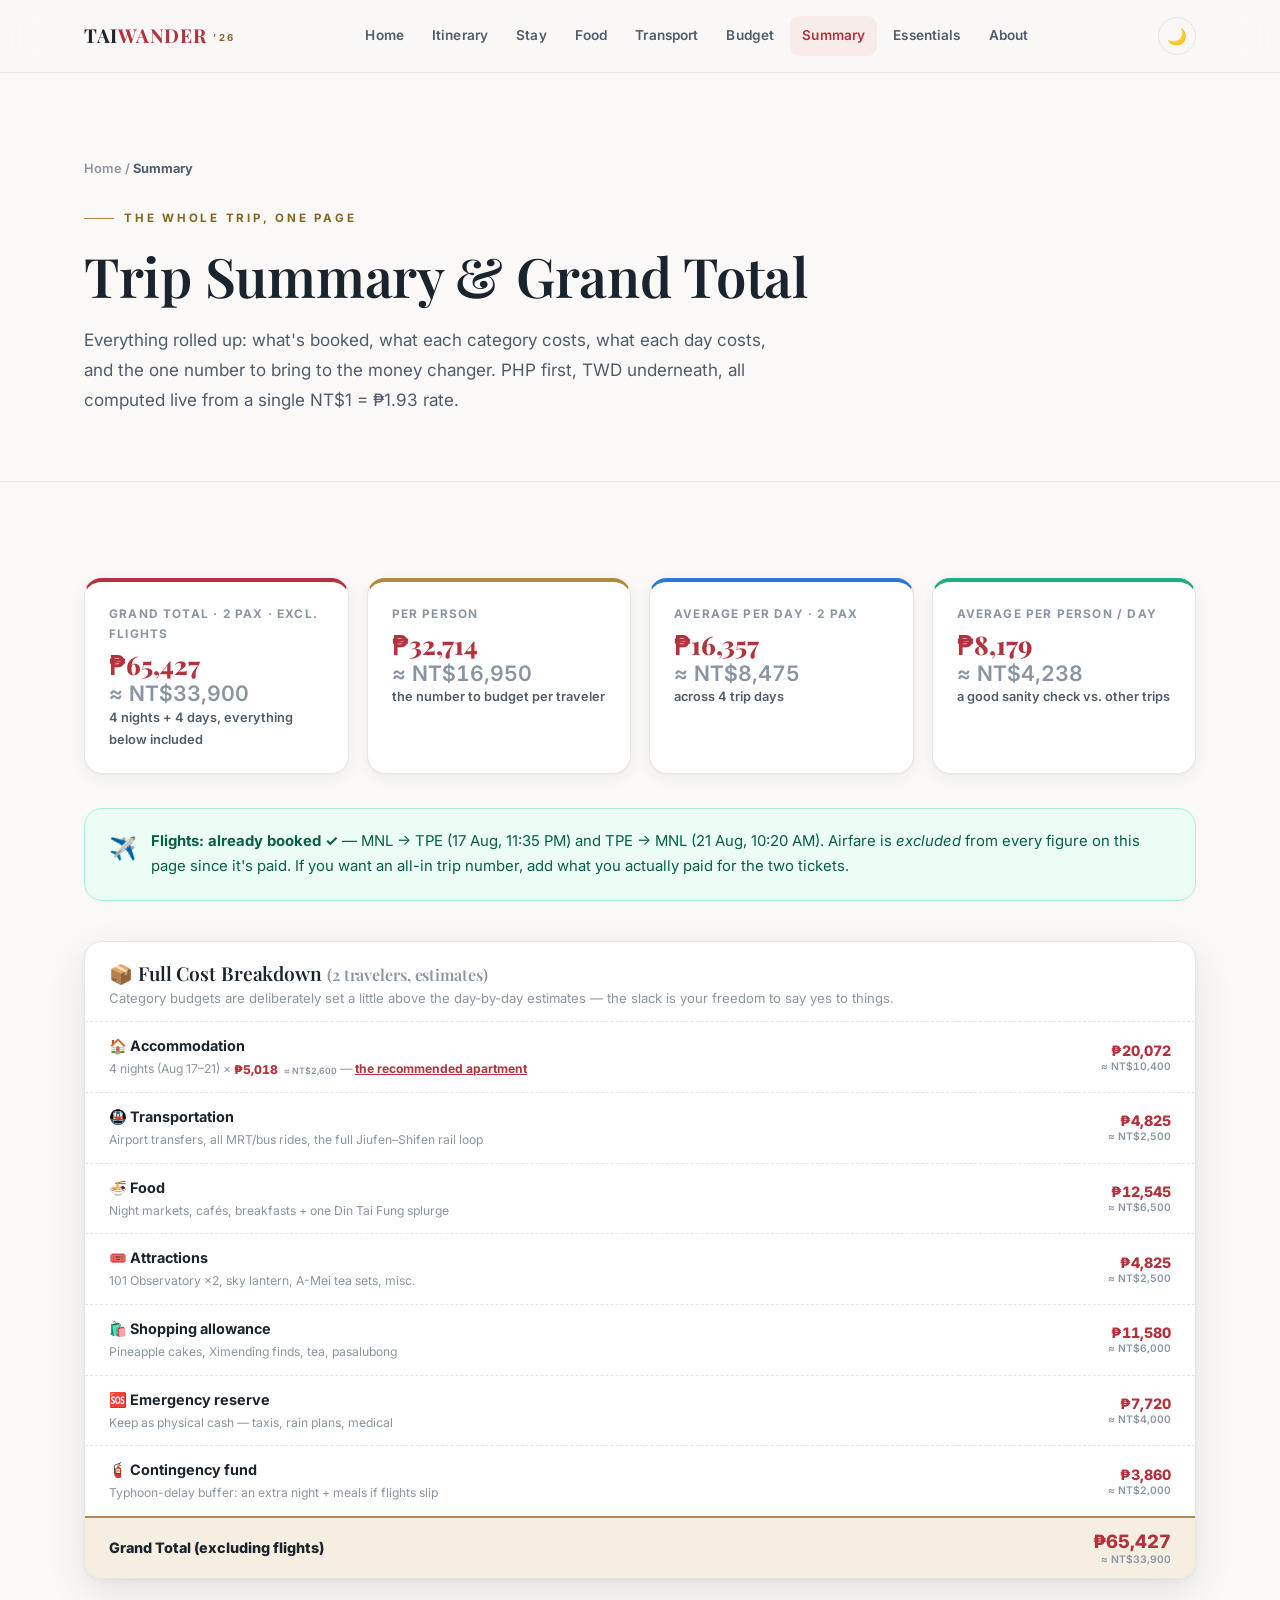
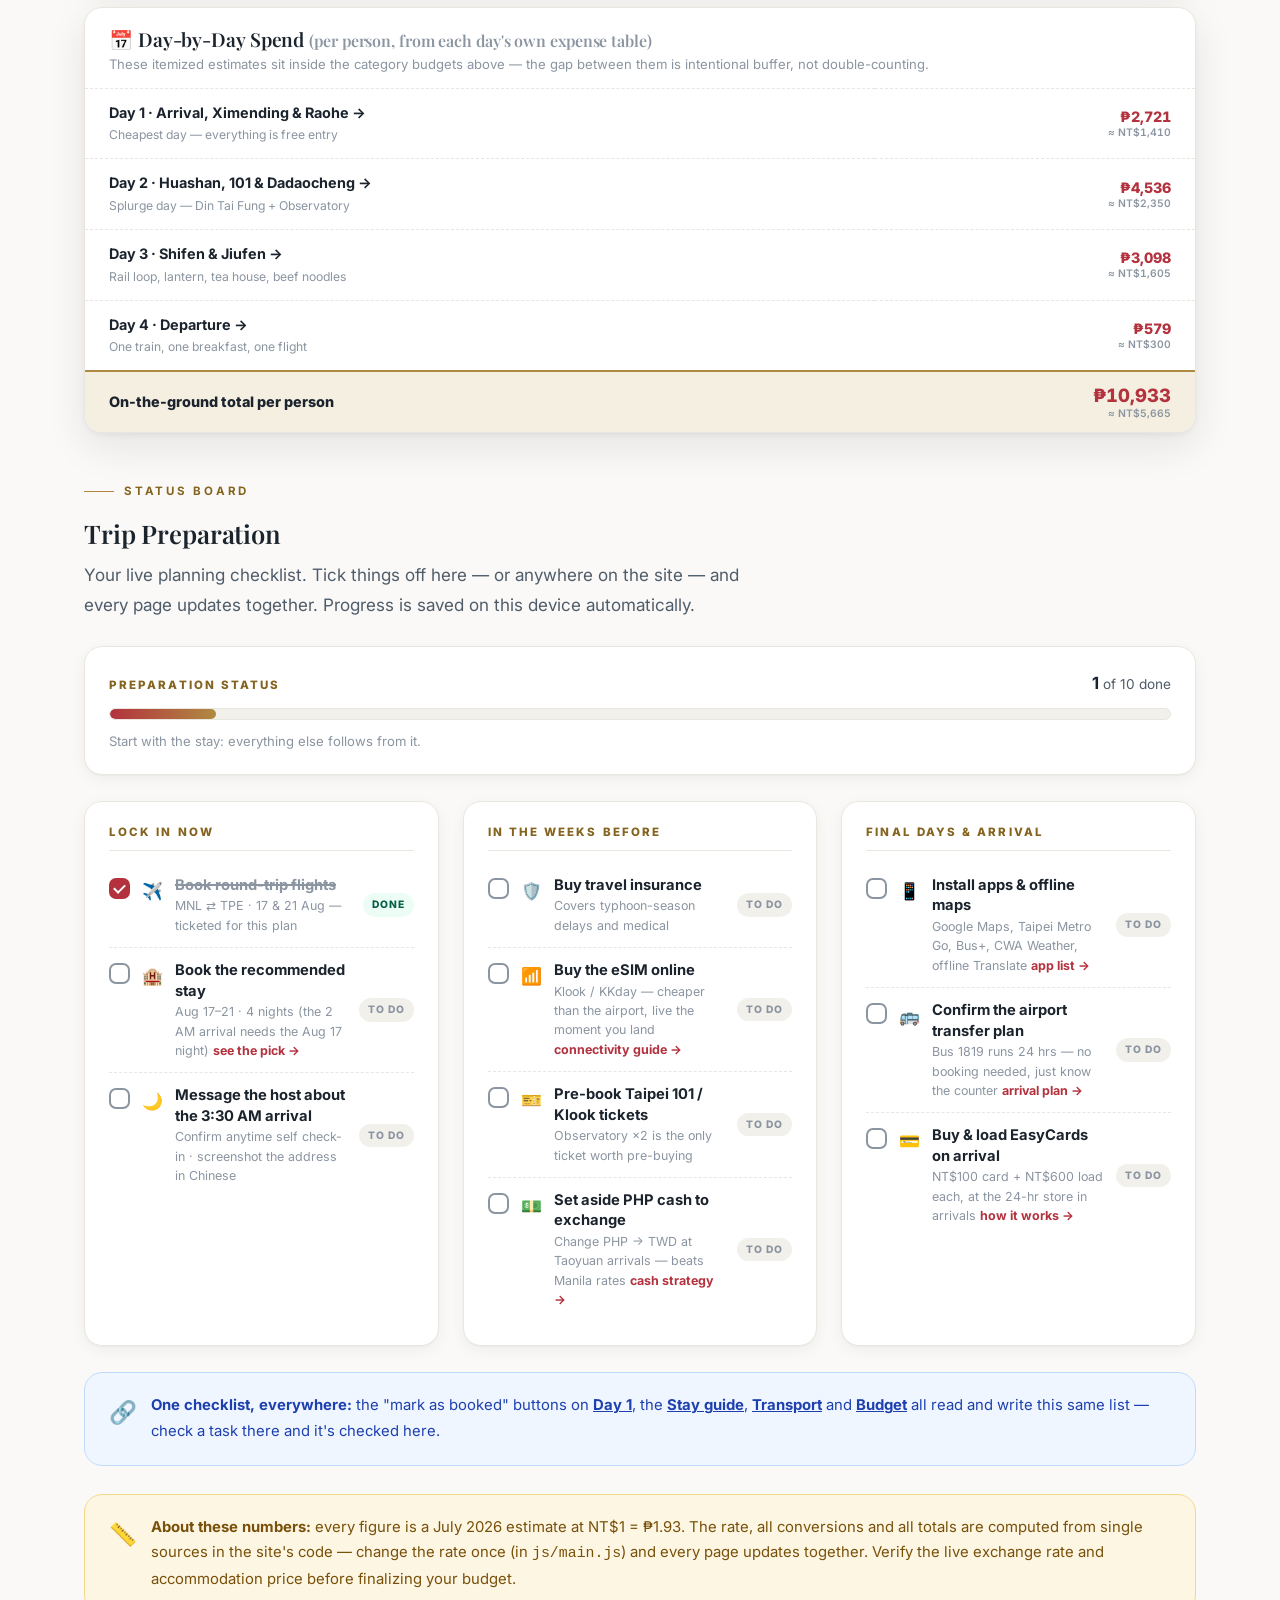
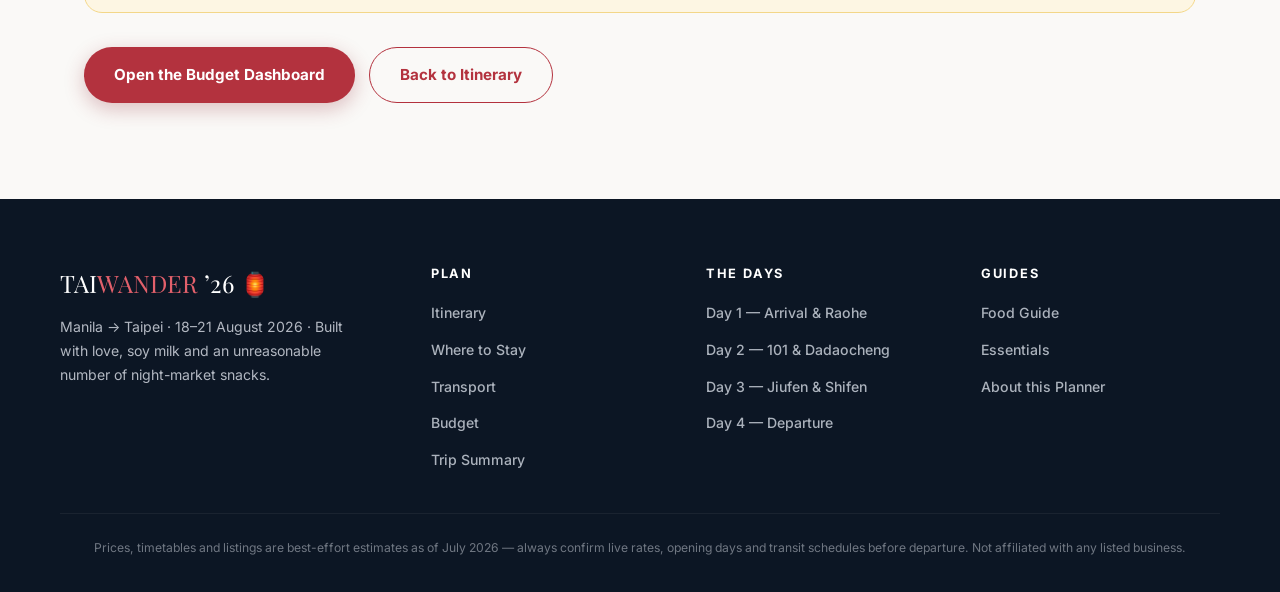
<file: summary.html>
<!DOCTYPE html>
<html lang="en">
<head>
<meta charset="UTF-8" />
<meta name="viewport" content="width=device-width, initial-scale=1.0" />
<title>Trip Summary — Taiwan 2026 Travel Planner</title>
<meta name="description" content="The whole trip on one page: grand total in PHP and TWD, every cost category, day-by-day spend, averages per day and per person, and the pre-departure checklist of what's booked." />
<link rel="preconnect" href="https://fonts.googleapis.com" />
<link rel="preconnect" href="https://fonts.gstatic.com" crossorigin />
<link href="https://fonts.googleapis.com/css2?family=Playfair+Display:ital,wght@0,600;0,700;0,800;1,600&family=Inter:wght@400;500;600;700;800&display=swap" rel="stylesheet" />
<link rel="stylesheet" href="css/style.css" />
<link rel="icon" href="data:image/svg+xml,<svg xmlns='http://www.w3.org/2000/svg' viewBox='0 0 100 100'><text y='.9em' font-size='90'>🏮</text></svg>" />
<script>try{var t=localStorage.getItem('taiwan2026-theme');if(t)document.documentElement.setAttribute('data-theme',t);else if(matchMedia('(prefers-color-scheme: dark)').matches)document.documentElement.setAttribute('data-theme','dark');}catch(e){}</script>
</head>
<body>

<nav class="nav" id="nav">
  <div class="nav-inner">
    <a href="index.html" class="nav-logo">TAI<span>WANDER</span><small>’26</small></a>
    <ul class="nav-links" id="navLinks">
      <li><a href="index.html">Home</a></li>
      <li><a href="itinerary.html">Itinerary</a></li>
      <li><a href="stay.html">Stay</a></li>
      <li><a href="food.html">Food</a></li>
      <li><a href="transport.html">Transport</a></li>
      <li><a href="budget.html">Budget</a></li>
      <li><a href="summary.html" class="active">Summary</a></li>
      <li><a href="essentials.html">Essentials</a></li>
      <li><a href="about.html">About</a></li>
    </ul>
    <div class="nav-actions">
      <button class="theme-toggle" id="themeToggle" aria-label="Toggle dark mode">🌙</button>
      <button class="nav-toggle" id="navToggle" aria-label="Menu">☰</button>
    </div>
  </div>
</nav>

<header class="page-hero">
  <div class="container">
    <div class="crumb"><a href="index.html">Home</a> / <b>Summary</b></div>
    <div class="section-kicker">The Whole Trip, One Page</div>
    <h1>Trip Summary & Grand Total</h1>
    <p class="lede">Everything rolled up: what's booked, what each category costs, what each day costs, and the one number to bring to the money changer. PHP first, TWD underneath, all computed live from a single NT$1 = ₱1.93 rate.</p>
  </div>
</header>

<main>

<section>
  <div class="container">

    <!-- GRAND TOTALS (computed by JS from the category table below) -->
    <div class="kpi-row reveal">
      <div class="kpi accent">
        <div class="k-label">Grand total · 2 pax · excl. flights</div>
        <div class="k-value"><span class="money big" data-grand></span></div>
        <div class="k-sub">4 nights + 4 days, everything below included</div>
      </div>
      <div class="kpi accent2">
        <div class="k-label">Per person</div>
        <div class="k-value"><span class="money big" data-grand data-divide="2"></span></div>
        <div class="k-sub">the number to budget per traveler</div>
      </div>
      <div class="kpi accent3">
        <div class="k-label">Average per day · 2 pax</div>
        <div class="k-value"><span class="money big" data-grand data-divide="4"></span></div>
        <div class="k-sub">across 4 trip days</div>
      </div>
      <div class="kpi accent4">
        <div class="k-label">Average per person / day</div>
        <div class="k-value"><span class="money big" data-grand data-divide="8"></span></div>
        <div class="k-sub">a good sanity check vs. other trips</div>
      </div>
    </div>

    <!-- Flights -->
    <div class="tip tip-green reveal"><span class="ico">✈️</span><div><strong>Flights: already booked ✓</strong> — MNL → TPE (17 Aug, 11:35 PM) and TPE → MNL (21 Aug, 10:20 AM). Airfare is <em>excluded</em> from every figure on this page since it's paid. If you want an all-in trip number, add what you actually paid for the two tickets.</div></div>

    <!-- Category breakdown -->
    <div class="expense-wrap reveal">
      <h3>📦 Full Cost Breakdown <small style="font-weight:600;color:var(--ink-faint);">(2 travelers, estimates)</small></h3>
      <div class="exp-sub">Category budgets are deliberately set a little above the day-by-day estimates — the slack is your freedom to say yes to things.</div>
      <table class="expense-table">
        <tbody>
          <tr><td><span class="item">🏠 Accommodation</span><span class="det">4 nights (Aug 17–21) × <span class="money inline" data-twd="2600"></span> — <a href="stay.html" style="color:var(--red);font-weight:700;">the recommended apartment</a></span></td><td><span class="money" data-twd="10400"></span></td></tr>
          <tr><td><span class="item">🚇 Transportation</span><span class="det">Airport transfers, all MRT/bus rides, the full Jiufen–Shifen rail loop</span></td><td><span class="money" data-twd="2500"></span></td></tr>
          <tr><td><span class="item">🍜 Food</span><span class="det">Night markets, cafés, breakfasts + one Din Tai Fung splurge</span></td><td><span class="money" data-twd="6500"></span></td></tr>
          <tr><td><span class="item">🎟️ Attractions</span><span class="det">101 Observatory ×2, sky lantern, A-Mei tea sets, misc.</span></td><td><span class="money" data-twd="2500"></span></td></tr>
          <tr><td><span class="item">🛍️ Shopping allowance</span><span class="det">Pineapple cakes, Ximending finds, tea, pasalubong</span></td><td><span class="money" data-twd="6000"></span></td></tr>
          <tr><td><span class="item">🆘 Emergency reserve</span><span class="det">Keep as physical cash — taxis, rain plans, medical</span></td><td><span class="money" data-twd="4000"></span></td></tr>
          <tr><td><span class="item">🧯 Contingency fund</span><span class="det">Typhoon-delay buffer: an extra night + meals if flights slip</span></td><td><span class="money" data-twd="2000"></span></td></tr>
        </tbody>
        <tfoot>
          <tr><td>Grand Total (excluding flights)</td><td><span class="money" data-total></span></td></tr>
        </tfoot>
      </table>
    </div>

    <!-- Day-by-day -->
    <div class="expense-wrap reveal" style="margin-top:28px;">
      <h3>📅 Day-by-Day Spend <small style="font-weight:600;color:var(--ink-faint);">(per person, from each day's own expense table)</small></h3>
      <div class="exp-sub">These itemized estimates sit inside the category budgets above — the gap between them is intentional buffer, not double-counting.</div>
      <table class="expense-table" style="border-collapse:collapse;" data-nosum>
        <tbody>
          <tr><td><span class="item"><a href="day1.html" style="color:var(--ink);text-decoration:none;">Day 1 · Arrival, Ximending & Raohe →</a></span><span class="det">Cheapest day — everything is free entry</span></td><td><span class="money" data-twd="1410"></span></td></tr>
          <tr><td><span class="item"><a href="day2.html" style="color:var(--ink);text-decoration:none;">Day 2 · Huashan, 101 & Dadaocheng →</a></span><span class="det">Splurge day — Din Tai Fung + Observatory</span></td><td><span class="money" data-twd="2350"></span></td></tr>
          <tr><td><span class="item"><a href="day3.html" style="color:var(--ink);text-decoration:none;">Day 3 · Shifen & Jiufen →</a></span><span class="det">Rail loop, lantern, tea house, beef noodles</span></td><td><span class="money" data-twd="1605"></span></td></tr>
          <tr><td><span class="item"><a href="day4.html" style="color:var(--ink);text-decoration:none;">Day 4 · Departure →</a></span><span class="det">One train, one breakfast, one flight</span></td><td><span class="money" data-twd="300"></span></td></tr>
        </tbody>
        <tfoot>
          <tr><td>On-the-ground total per person</td><td><span class="money" data-twd="5665"></span></td></tr>
        </tfoot>
      </table>
    </div>

    <!-- Live trip-preparation dashboard (synced across all pages) -->
    <div class="reveal" style="margin-top:40px;">
      <div class="section-kicker">Status Board</div>
      <h2 class="section-title" style="font-size:1.6rem;">Trip Preparation</h2>
      <p class="section-sub" style="margin-bottom:26px;">Your live planning checklist. Tick things off here — or anywhere on the site — and every page updates together. Progress is saved on this device automatically.</p>
    </div>

    <div class="task-progress reveal" data-task-progress style="margin-bottom:26px;"></div>
    <div class="task-panel reveal" data-task-list></div>

    <div class="tip tip-blue reveal" style="margin-top:26px;"><span class="ico">🔗</span><div><strong>One checklist, everywhere:</strong> the "mark as booked" buttons on <a href="day1.html" style="color:inherit;font-weight:700;">Day 1</a>, the <a href="stay.html" style="color:inherit;font-weight:700;">Stay guide</a>, <a href="transport.html" style="color:inherit;font-weight:700;">Transport</a> and <a href="budget.html" style="color:inherit;font-weight:700;">Budget</a> all read and write this same list — check a task there and it's checked here.</div></div>

    <div class="tip tip-amber reveal"><span class="ico">📏</span><div><strong>About these numbers:</strong> every figure is a July 2026 estimate at NT$1 = ₱1.93. The rate, all conversions and all totals are computed from single sources in the site's code — change the rate once (in <code>js/main.js</code>) and every page updates together. Verify the live exchange rate and accommodation price before finalizing your budget.</div></div>

    <div class="hero-cta reveal" style="justify-content:flex-start;margin-top:34px;">
      <a href="budget.html" class="btn btn-red">Open the Budget Dashboard</a>
      <a href="itinerary.html" class="btn btn-outline">Back to Itinerary</a>
    </div>
  </div>
</section>

</main>

<footer>
  <div class="foot-grid">
    <div class="foot-brand">
      <div class="foot-title">TAI<span>WANDER</span> ’26 🏮</div>
      <p>Manila → Taipei · 18–21 August 2026 · Built with love, soy milk and an unreasonable number of night-market snacks.</p>
    </div>
    <div class="foot-col"><h4>Plan</h4><ul>
      <li><a href="itinerary.html">Itinerary</a></li>
      <li><a href="stay.html">Where to Stay</a></li>
      <li><a href="transport.html">Transport</a></li>
      <li><a href="budget.html">Budget</a></li>
      <li><a href="summary.html">Trip Summary</a></li>
    </ul></div>
    <div class="foot-col"><h4>The Days</h4><ul>
      <li><a href="day1.html">Day 1 — Arrival & Raohe</a></li>
      <li><a href="day2.html">Day 2 — 101 & Dadaocheng</a></li>
      <li><a href="day3.html">Day 3 — Jiufen & Shifen</a></li>
      <li><a href="day4.html">Day 4 — Departure</a></li>
    </ul></div>
    <div class="foot-col"><h4>Guides</h4><ul>
      <li><a href="food.html">Food Guide</a></li>
      <li><a href="essentials.html">Essentials</a></li>
      <li><a href="about.html">About this Planner</a></li>
    </ul></div>
  </div>
  <div class="foot-bottom">Prices, timetables and listings are best-effort estimates as of July 2026 — always confirm live rates, opening days and transit schedules before departure. Not affiliated with any listed business.</div>
</footer>

<button class="to-top" id="toTop" aria-label="Back to top">↑</button>
<script src="js/main.js"></script>
</body>
</html>
</file>
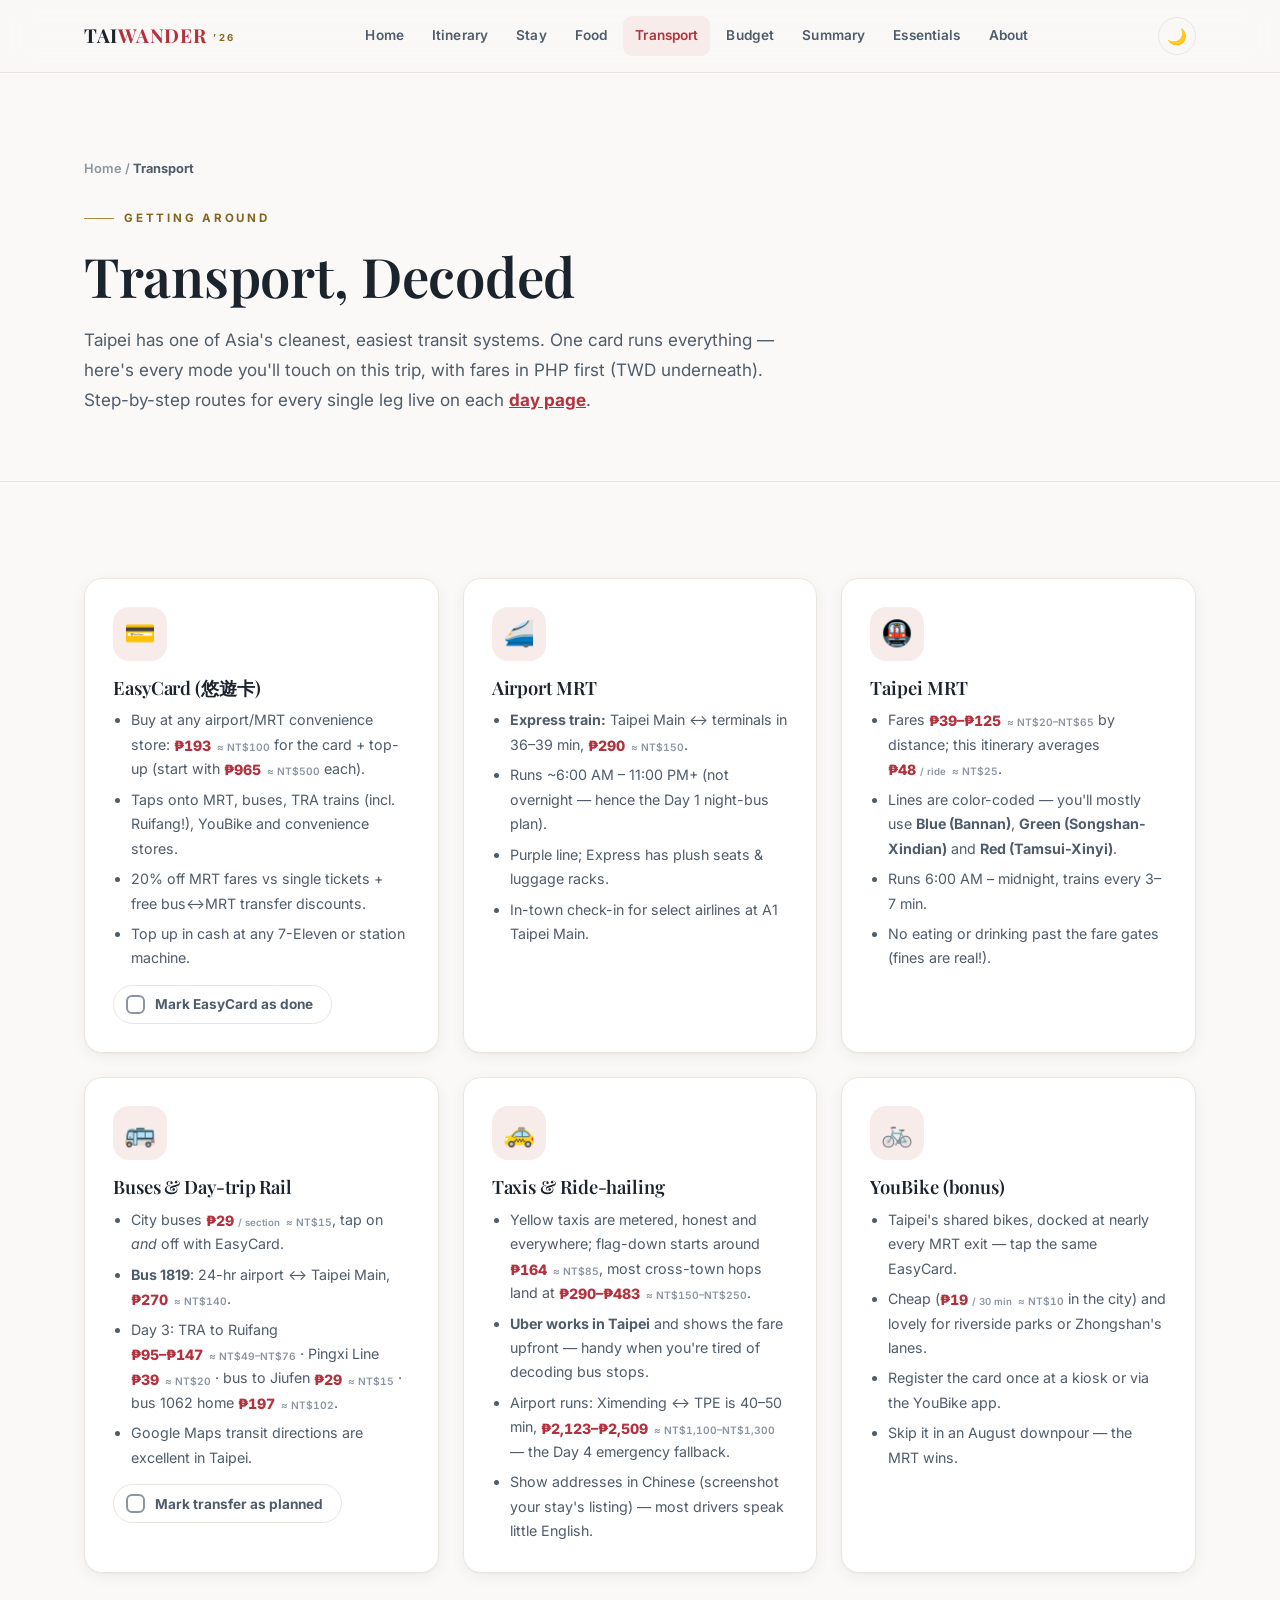
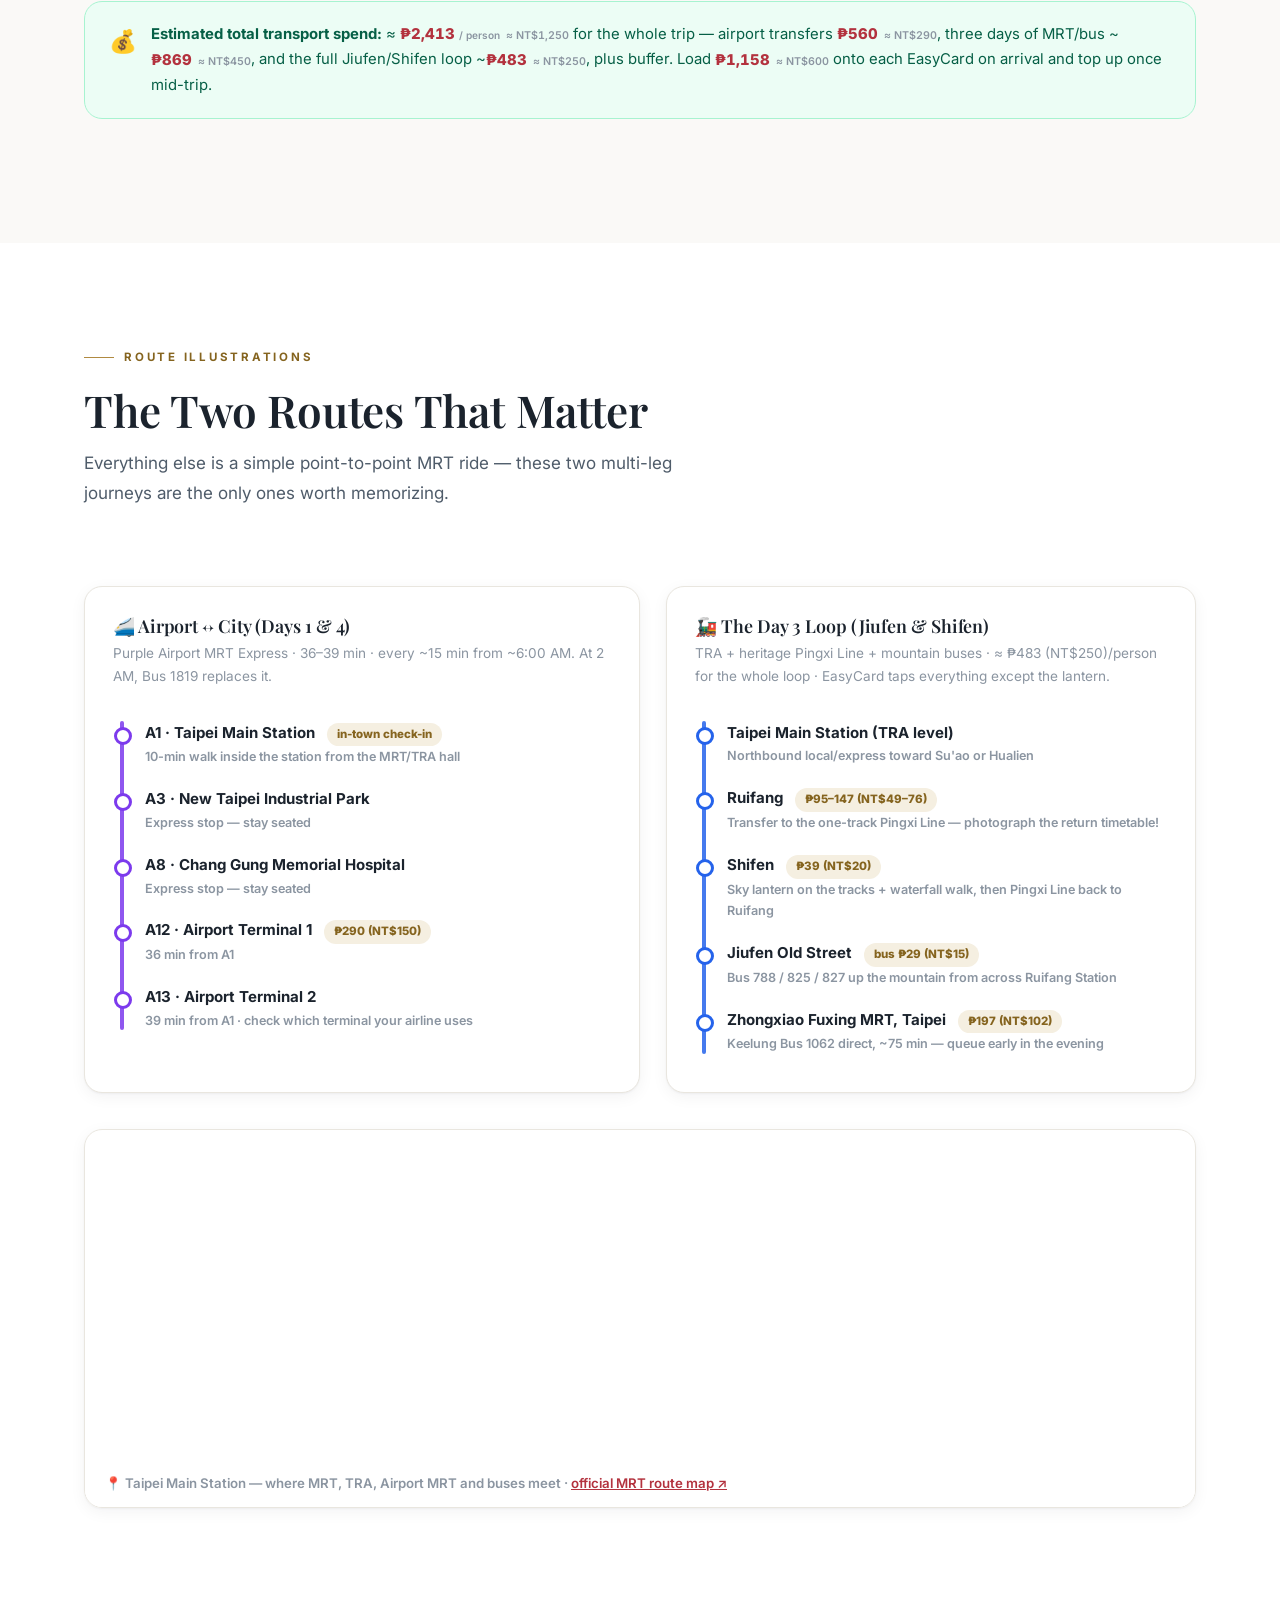
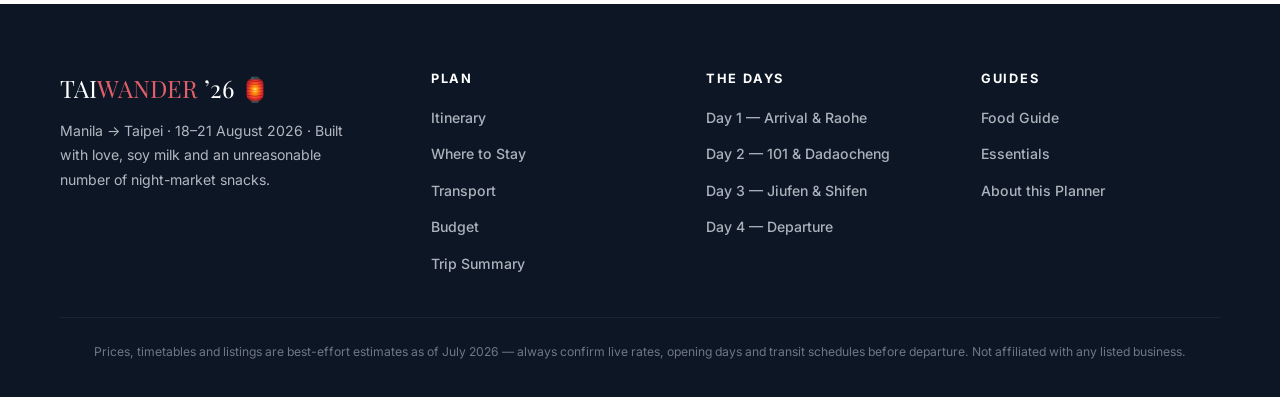
<file: transport.html>
<!DOCTYPE html>
<html lang="en">
<head>
<meta charset="UTF-8" />
<meta name="viewport" content="width=device-width, initial-scale=1.0" />
<title>Transport — Taiwan 2026 Travel Planner</title>
<meta name="description" content="Taipei transport decoded: EasyCard, Airport MRT, the metro, buses, taxis and the full Jiufen/Shifen rail loop with estimated fares." />
<link rel="preconnect" href="https://fonts.googleapis.com" />
<link rel="preconnect" href="https://fonts.gstatic.com" crossorigin />
<link href="https://fonts.googleapis.com/css2?family=Playfair+Display:ital,wght@0,600;0,700;0,800;1,600&family=Inter:wght@400;500;600;700;800&display=swap" rel="stylesheet" />
<link rel="stylesheet" href="css/style.css" />
<link rel="icon" href="data:image/svg+xml,<svg xmlns='http://www.w3.org/2000/svg' viewBox='0 0 100 100'><text y='.9em' font-size='90'>🏮</text></svg>" />
<script>try{var t=localStorage.getItem('taiwan2026-theme');if(t)document.documentElement.setAttribute('data-theme',t);else if(matchMedia('(prefers-color-scheme: dark)').matches)document.documentElement.setAttribute('data-theme','dark');}catch(e){}</script>
</head>
<body>

<nav class="nav" id="nav">
  <div class="nav-inner">
    <a href="index.html" class="nav-logo">TAI<span>WANDER</span><small>’26</small></a>
    <ul class="nav-links" id="navLinks">
      <li><a href="index.html">Home</a></li>
      <li><a href="itinerary.html">Itinerary</a></li>
      <li><a href="stay.html">Stay</a></li>
      <li><a href="food.html">Food</a></li>
      <li><a href="transport.html" class="active">Transport</a></li>
      <li><a href="budget.html">Budget</a></li>
      <li><a href="summary.html">Summary</a></li>
      <li><a href="essentials.html">Essentials</a></li>
      <li><a href="about.html">About</a></li>
    </ul>
    <div class="nav-actions">
      <button class="theme-toggle" id="themeToggle" aria-label="Toggle dark mode">🌙</button>
      <button class="nav-toggle" id="navToggle" aria-label="Menu">☰</button>
    </div>
  </div>
</nav>

<header class="page-hero">
  <div class="container">
    <div class="crumb"><a href="index.html">Home</a> / <b>Transport</b></div>
    <div class="section-kicker">Getting Around</div>
    <h1>Transport, Decoded</h1>
    <p class="lede">Taipei has one of Asia's cleanest, easiest transit systems. One card runs everything — here's every mode you'll touch on this trip, with fares in PHP first (TWD underneath). Step-by-step routes for every single leg live on each <a href="itinerary.html" style="color:var(--red);font-weight:700;">day page</a>.</p>
  </div>
</header>

<main>

<section>
  <div class="container">
    <div class="transport-grid">
      <div class="transport-card reveal">
        <div class="t-ico">💳</div><h3>EasyCard (悠遊卡)</h3>
        <ul>
          <li>Buy at any airport/MRT convenience store: <span class="money inline" data-twd="100"></span> for the card + top-up (start with <span class="money inline" data-twd="500"></span> each).</li>
          <li>Taps onto MRT, buses, TRA trains (incl. Ruifang!), YouBike and convenience stores.</li>
          <li>20% off MRT fares vs single tickets + free bus↔MRT transfer discounts.</li>
          <li>Top up in cash at any 7-Eleven or station machine.</li>
        </ul>
        <div style="margin-top:14px;"><button class="task-toggle" data-task-toggle="easycard" aria-pressed="false"><span class="tt-box">✓</span><span>Mark EasyCard as done</span></button></div>
      </div>
      <div class="transport-card reveal">
        <div class="t-ico">🚄</div><h3>Airport MRT</h3>
        <ul>
          <li><strong>Express train:</strong> Taipei Main ↔ terminals in 36–39 min, <span class="money inline" data-twd="150"></span>.</li>
          <li>Runs ~6:00 AM – 11:00 PM+ (not overnight — hence the Day 1 night-bus plan).</li>
          <li>Purple line; Express has plush seats & luggage racks.</li>
          <li>In-town check-in for select airlines at A1 Taipei Main.</li>
        </ul>
      </div>
      <div class="transport-card reveal">
        <div class="t-ico">🚇</div><h3>Taipei MRT</h3>
        <ul>
          <li>Fares <span class="money inline" data-twd="20" data-twd-max="65"></span> by distance; this itinerary averages <span class="money inline" data-twd="25" data-suffix="/ ride"></span>.</li>
          <li>Lines are color-coded — you'll mostly use <strong>Blue (Bannan)</strong>, <strong>Green (Songshan-Xindian)</strong> and <strong>Red (Tamsui-Xinyi)</strong>.</li>
          <li>Runs 6:00 AM – midnight, trains every 3–7 min.</li>
          <li>No eating or drinking past the fare gates (fines are real!).</li>
        </ul>
      </div>
      <div class="transport-card reveal">
        <div class="t-ico">🚌</div><h3>Buses & Day-trip Rail</h3>
        <ul>
          <li>City buses <span class="money inline" data-twd="15" data-suffix="/ section"></span>, tap on <em>and</em> off with EasyCard.</li>
          <li><strong>Bus 1819</strong>: 24-hr airport ↔ Taipei Main, <span class="money inline" data-twd="140"></span>.</li>
          <li>Day 3: TRA to Ruifang <span class="money inline" data-twd="49" data-twd-max="76"></span> · Pingxi Line <span class="money inline" data-twd="20"></span> · bus to Jiufen <span class="money inline" data-twd="15"></span> · bus 1062 home <span class="money inline" data-twd="102"></span>.</li>
          <li>Google Maps transit directions are excellent in Taipei.</li>
        </ul>
        <div style="margin-top:14px;"><button class="task-toggle" data-task-toggle="transfer" aria-pressed="false"><span class="tt-box">✓</span><span>Mark transfer as planned</span></button></div>
      </div>
      <div class="transport-card reveal">
        <div class="t-ico">🚕</div><h3>Taxis & Ride-hailing</h3>
        <ul>
          <li>Yellow taxis are metered, honest and everywhere; flag-down starts around <span class="money inline" data-twd="85"></span>, most cross-town hops land at <span class="money inline" data-twd="150" data-twd-max="250"></span>.</li>
          <li><strong>Uber works in Taipei</strong> and shows the fare upfront — handy when you're tired of decoding bus stops.</li>
          <li>Airport runs: Ximending ↔ TPE is 40–50 min, <span class="money inline" data-twd="1100" data-twd-max="1300"></span> — the Day 4 emergency fallback.</li>
          <li>Show addresses in Chinese (screenshot your stay's listing) — most drivers speak little English.</li>
        </ul>
      </div>
      <div class="transport-card reveal">
        <div class="t-ico">🚲</div><h3>YouBike (bonus)</h3>
        <ul>
          <li>Taipei's shared bikes, docked at nearly every MRT exit — tap the same EasyCard.</li>
          <li>Cheap (<span class="money inline" data-twd="10" data-suffix="/ 30 min"></span> in the city) and lovely for riverside parks or Zhongshan's lanes.</li>
          <li>Register the card once at a kiosk or via the YouBike app.</li>
          <li>Skip it in an August downpour — the MRT wins.</li>
        </ul>
      </div>
    </div>

    <div class="tip tip-green reveal"><span class="ico">💰</span><div><strong>Estimated total transport spend:</strong> ≈ <span class="money inline" data-twd="1250" data-suffix="/ person"></span> for the whole trip — airport transfers <span class="money inline" data-twd="290"></span>, three days of MRT/bus ~<span class="money inline" data-twd="450"></span>, and the full Jiufen/Shifen loop ~<span class="money inline" data-twd="250"></span>, plus buffer. Load <span class="money inline" data-twd="600"></span> onto each EasyCard on arrival and top up once mid-trip.</div></div>
  </div>
</section>

<section class="alt">
  <div class="container">
    <div class="reveal">
      <div class="section-kicker">Route Illustrations</div>
      <h2 class="section-title">The Two Routes That Matter</h2>
      <p class="section-sub">Everything else is a simple point-to-point MRT ride — these two multi-leg journeys are the only ones worth memorizing.</p>
    </div>

    <div class="viz-grid">
      <div class="route-box reveal">
        <h3>🚄 Airport ↔ City (Days 1 & 4)</h3>
        <div class="route-sub">Purple Airport MRT Express · 36–39 min · every ~15 min from ~6:00 AM. At 2 AM, Bus 1819 replaces it.</div>
        <div class="route purple">
          <div class="r-stop"><div class="r-name">A1 · Taipei Main Station <span class="fare">in-town check-in</span></div><div class="r-note">10-min walk inside the station from the MRT/TRA hall</div></div>
          <div class="r-stop"><div class="r-name">A3 · New Taipei Industrial Park</div><div class="r-note">Express stop — stay seated</div></div>
          <div class="r-stop"><div class="r-name">A8 · Chang Gung Memorial Hospital</div><div class="r-note">Express stop — stay seated</div></div>
          <div class="r-stop"><div class="r-name">A12 · Airport Terminal 1 <span class="fare">₱290 (NT$150)</span></div><div class="r-note">36 min from A1</div></div>
          <div class="r-stop"><div class="r-name">A13 · Airport Terminal 2</div><div class="r-note">39 min from A1 · check which terminal your airline uses</div></div>
        </div>
      </div>

      <div class="route-box reveal">
        <h3>🚂 The Day 3 Loop (Jiufen & Shifen)</h3>
        <div class="route-sub">TRA + heritage Pingxi Line + mountain buses · ≈ ₱483 (NT$250)/person for the whole loop · EasyCard taps everything except the lantern.</div>
        <div class="route blue">
          <div class="r-stop"><div class="r-name">Taipei Main Station (TRA level)</div><div class="r-note">Northbound local/express toward Su'ao or Hualien</div></div>
          <div class="r-stop"><div class="r-name">Ruifang <span class="fare">₱95–147 (NT$49–76)</span></div><div class="r-note">Transfer to the one-track Pingxi Line — photograph the return timetable!</div></div>
          <div class="r-stop"><div class="r-name">Shifen <span class="fare">₱39 (NT$20)</span></div><div class="r-note">Sky lantern on the tracks + waterfall walk, then Pingxi Line back to Ruifang</div></div>
          <div class="r-stop"><div class="r-name">Jiufen Old Street <span class="fare">bus ₱29 (NT$15)</span></div><div class="r-note">Bus 788 / 825 / 827 up the mountain from across Ruifang Station</div></div>
          <div class="r-stop"><div class="r-name">Zhongxiao Fuxing MRT, Taipei <span class="fare">₱197 (NT$102)</span></div><div class="r-note">Keelung Bus 1062 direct, ~75 min — queue early in the evening</div></div>
        </div>
      </div>
    </div>

    <div class="map-embed reveal">
      <iframe loading="lazy" src="https://maps.google.com/maps?q=Taipei+Main+Station&z=13&output=embed" title="Taipei Main Station transit hub"></iframe>
      <div class="map-caption">📍 Taipei Main Station — where MRT, TRA, Airport MRT and buses meet · <a href="https://english.metro.taipei/cp.aspx?n=1BE0AF76C79F9A38" target="_blank" rel="noopener">official MRT route map ↗</a></div>
    </div>
  </div>
</section>

</main>

<footer>
  <div class="foot-grid">
    <div class="foot-brand">
      <div class="foot-title">TAI<span>WANDER</span> ’26 🏮</div>
      <p>Manila → Taipei · 18–21 August 2026 · Built with love, soy milk and an unreasonable number of night-market snacks.</p>
    </div>
    <div class="foot-col"><h4>Plan</h4><ul>
      <li><a href="itinerary.html">Itinerary</a></li>
      <li><a href="stay.html">Where to Stay</a></li>
      <li><a href="transport.html">Transport</a></li>
      <li><a href="budget.html">Budget</a></li>
      <li><a href="summary.html">Trip Summary</a></li>
    </ul></div>
    <div class="foot-col"><h4>The Days</h4><ul>
      <li><a href="day1.html">Day 1 — Arrival & Raohe</a></li>
      <li><a href="day2.html">Day 2 — 101 & Dadaocheng</a></li>
      <li><a href="day3.html">Day 3 — Jiufen & Shifen</a></li>
      <li><a href="day4.html">Day 4 — Departure</a></li>
    </ul></div>
    <div class="foot-col"><h4>Guides</h4><ul>
      <li><a href="food.html">Food Guide</a></li>
      <li><a href="essentials.html">Essentials</a></li>
      <li><a href="about.html">About this Planner</a></li>
    </ul></div>
  </div>
  <div class="foot-bottom">Prices, timetables and listings are best-effort estimates as of July 2026 — always confirm live rates, opening days and transit schedules before departure. Not affiliated with any listed business.</div>
</footer>

<button class="to-top" id="toTop" aria-label="Back to top">↑</button>
<script src="js/main.js"></script>
</body>
</html>
</file>
<file: css/style.css>
/* ==============================================================
   TAIWANDER '26 — Design System
   Quiet editorial: paper white · ink navy · crimson · brass
   Photography-first, generous whitespace, soft diffuse shadows
   Shared across all pages
   ============================================================== */

:root {
  /* Palette — quiet editorial: paper, ink, one crimson accent, brass */
  --bg: #faf9f7;
  --surface: #ffffff;
  --surface-2: #f2f0eb;
  --navy: #16263c;
  --navy-deep: #0c1624;
  --navy-soft: #e9eef5;
  --ink: #1b232d;
  --ink-soft: #4f5c6a;
  --ink-faint: #8b95a1;
  --red: #b3323e;
  --red-deep: #8f242e;
  --red-soft: #f7ecea;
  --gold: #b08a41;
  --gold-deep: #85641f;
  --gold-soft: #f5efe1;
  --line: #e9e6df;
  --glass: rgba(250, 249, 247, 0.86);
  --tip-green-bg: #ecfdf5;  --tip-green-bd: #a7f3d0;  --tip-green-ink: #065f46;
  --tip-amber-bg: #fdf6e3;  --tip-amber-bd: #f3d789;  --tip-amber-ink: #78500a;
  --tip-blue-bg:  #eff6ff;  --tip-blue-bd:  #bfdbfe;  --tip-blue-ink:  #1e40af;
  --tip-red-bg:   #fef2f2;  --tip-red-bd:   #fecaca;  --tip-red-ink:   #991b1b;
  --pros-bg: #ecfdf5; --pros-ink: #065f46;
  --cons-bg: #fef2f2; --cons-ink: #991b1b;
  --mrt-bg: #eef6ff;  --mrt-ink: #1d4ed8;

  /* Chart palette (validated categorical order — do not reorder) */
  --c1: #2a78d6; --c2: #1baf7a; --c3: #eda100;
  --c4: #008300; --c5: #4a3aa7; --c6: #e34948;

  /* Effects — soft, diffuse, never loud */
  --shadow-sm: 0 1px 2px rgba(20, 26, 33, 0.04), 0 4px 16px rgba(20, 26, 33, 0.05);
  --shadow-md: 0 2px 6px rgba(20, 26, 33, 0.05), 0 14px 40px rgba(20, 26, 33, 0.09);
  --shadow-lg: 0 6px 18px rgba(20, 26, 33, 0.07), 0 30px 70px rgba(20, 26, 33, 0.14);
  --radius: 18px;
  --radius-sm: 12px;
  --font-display: "Playfair Display", Georgia, serif;
  --font-body: "Inter", "Segoe UI", -apple-system, sans-serif;
  --maxw: 1160px;
}

[data-theme="dark"] {
  --bg: #0b1422;
  --surface: #15202f;
  --surface-2: #1b2839;
  --navy: #dbe5f2;
  --navy-deep: #060d18;
  --navy-soft: rgba(122, 162, 220, 0.14);
  --ink: #edf1f7;
  --ink-soft: #b3bfd0;
  --ink-faint: #7d8ba0;
  --red: #e2606b;
  --red-deep: #ec8b93;
  --red-soft: rgba(226, 96, 107, 0.14);
  --gold: #d9ac4b;
  --gold-deep: #e5c176;
  --gold-soft: rgba(217, 172, 75, 0.13);
  --line: rgba(255, 255, 255, 0.09);
  --glass: rgba(11, 20, 34, 0.80);
  --tip-green-bg: rgba(16,185,129,.10); --tip-green-bd: rgba(16,185,129,.30); --tip-green-ink: #7fe0bc;
  --tip-amber-bg: rgba(217,172,75,.10); --tip-amber-bd: rgba(217,172,75,.32); --tip-amber-ink: #ecd39a;
  --tip-blue-bg:  rgba(96,165,250,.10); --tip-blue-bd:  rgba(96,165,250,.30); --tip-blue-ink:  #a7c7f5;
  --tip-red-bg:   rgba(239,110,110,.10);--tip-red-bd:   rgba(239,110,110,.30);--tip-red-ink:   #f3aeae;
  --pros-bg: rgba(16,185,129,.10); --pros-ink: #7fe0bc;
  --cons-bg: rgba(239,110,110,.10); --cons-ink: #f3aeae;
  --mrt-bg: rgba(96,165,250,.12); --mrt-ink: #9cc2f4;

  /* Dark-surface chart steps (validated set for dark mode) */
  --c1: #3987e5; --c2: #199e70; --c3: #c98500;
  --c4: #008300; --c5: #9085e9; --c6: #e66767;

  --shadow-sm: 0 2px 10px rgba(0, 0, 0, 0.35);
  --shadow-md: 0 10px 34px rgba(0, 0, 0, 0.45);
  --shadow-lg: 0 24px 60px rgba(0, 0, 0, 0.55);
}

* { margin: 0; padding: 0; box-sizing: border-box; }

html { scroll-behavior: smooth; }

::selection { background: var(--red); color: #fff; }
:focus-visible { outline: 2px solid var(--gold); outline-offset: 2px; }

body {
  font-family: var(--font-body);
  color: var(--ink);
  background: var(--bg);
  line-height: 1.72;
  font-size: 1rem;
  -webkit-font-smoothing: antialiased;
  text-rendering: optimizeLegibility;
  transition: background 0.35s ease, color 0.35s ease;
}

body.loaded main, body.loaded .page-hero, body.loaded .hero { animation: pagefade 0.55s ease both; }
@keyframes pagefade { from { opacity: 0; transform: translateY(10px); } to { opacity: 1; transform: none; } }

img { max-width: 100%; display: block; }
.container { max-width: var(--maxw); margin: 0 auto; padding: 0 24px; }

/* ---------- Typography ---------- */
h1, h2, h3 { font-family: var(--font-display); font-weight: 600; line-height: 1.18; color: var(--ink); letter-spacing: -0.005em; }
h2.section-title { font-size: clamp(1.9rem, 3.6vw, 2.75rem); margin-bottom: 12px; }
.section-kicker {
  display: inline-flex; align-items: center; gap: 10px;
  font-size: 0.72rem; font-weight: 700; letter-spacing: 0.24em;
  text-transform: uppercase; color: var(--gold-deep); margin-bottom: 16px;
}
.section-kicker::before { content: ""; width: 30px; height: 1px; background: var(--gold); }
.section-sub { color: var(--ink-soft); max-width: 660px; font-size: 1.07rem; line-height: 1.75; margin-bottom: 52px; }
.sub-title { font-size: 1.5rem; margin-bottom: 4px; }
section { padding: 96px 0; }
section.alt { background: var(--surface); transition: background 0.35s ease; }
[data-theme="dark"] section.alt { background: rgba(255,255,255,0.025); }

/* ---------- Navigation ---------- */
.nav {
  position: fixed; top: 0; left: 0; right: 0; z-index: 1000;
  background: var(--glass);
  backdrop-filter: blur(16px); -webkit-backdrop-filter: blur(16px);
  border-bottom: 1px solid var(--line);
  transition: box-shadow 0.3s ease, background 0.35s ease;
}
.nav.scrolled { box-shadow: var(--shadow-sm); }
.nav-inner {
  max-width: var(--maxw); margin: 0 auto; padding: 0 24px;
  display: flex; align-items: center; justify-content: space-between; height: 72px; gap: 12px;
}
.nav-logo {
  font-family: var(--font-display); font-weight: 700; font-size: 1.2rem;
  color: var(--ink); text-decoration: none; letter-spacing: 0.03em; white-space: nowrap;
}
.nav-logo span { color: var(--red); }
.nav-logo small { font-family: var(--font-body); font-weight: 700; font-size: 0.6rem; color: var(--gold-deep); letter-spacing: 0.26em; margin-left: 7px; vertical-align: 2px; }
.nav-links { display: flex; gap: 4px; list-style: none; align-items: center; }
.nav-links a {
  display: block; padding: 8px 12px; border-radius: 9px;
  color: var(--ink-soft); text-decoration: none; font-size: 0.85rem; font-weight: 600;
  letter-spacing: 0.01em; transition: color 0.25s ease, background 0.25s ease;
}
.nav-links a:hover { color: var(--ink); background: var(--surface-2); }
.nav-links a.active { color: var(--red); background: var(--red-soft); }
.nav-actions { display: flex; align-items: center; gap: 6px; }
.theme-toggle {
  background: none; border: 1.5px solid var(--line); cursor: pointer;
  width: 38px; height: 38px; border-radius: 50%; font-size: 1rem;
  display: inline-flex; align-items: center; justify-content: center;
  color: var(--ink); transition: border-color 0.25s ease, transform 0.25s ease;
}
.theme-toggle:hover { border-color: var(--gold); transform: rotate(18deg); }
.nav-toggle {
  display: none; background: none; border: none; cursor: pointer;
  font-size: 1.45rem; color: var(--ink); padding: 6px; line-height: 1;
}

/* ---------- Breadcrumb ---------- */
.crumb { font-size: 0.8rem; font-weight: 600; color: var(--ink-faint); margin-bottom: 20px; }
.crumb a { color: var(--ink-faint); text-decoration: none; }
.crumb a:hover { color: var(--red); }
.crumb b { color: var(--ink-soft); font-weight: 700; }

/* ---------- Home hero — full-bleed photograph, editorial type ---------- */
.hero {
  min-height: 100vh; min-height: 100svh; display: flex; align-items: center; justify-content: center;
  text-align: center; position: relative; overflow: hidden; padding: 130px 24px 90px;
  background: #0c1420;
  color: #fff;
}
.hero-img { position: absolute; inset: 0; width: 100%; height: 100%; object-fit: cover; }
.hero::after {
  content: ""; position: absolute; inset: 0;
  background: linear-gradient(180deg, rgba(9, 13, 20, 0.46) 0%, rgba(9, 13, 20, 0.38) 45%, rgba(9, 13, 20, 0.74) 100%);
}
.hero-content { position: relative; z-index: 2; max-width: 900px; animation: rise 1s ease both; }
.hero-eyebrow {
  display: inline-flex; align-items: center; gap: 16px;
  font-size: 0.74rem; font-weight: 600;
  letter-spacing: 0.32em; text-transform: uppercase; margin-bottom: 30px; color: rgba(255,255,255,0.85);
}
.hero-eyebrow::before, .hero-eyebrow::after { content: ""; width: 40px; height: 1px; background: rgba(255,255,255,0.45); }
.hero h1 { font-size: clamp(2.9rem, 8vw, 5.6rem); line-height: 1.06; margin-bottom: 22px; color: #fff; font-weight: 600; text-shadow: 0 4px 40px rgba(0,0,0,0.45); }
.hero h1 em { font-style: italic; color: #ecc98f; }
.hero-tagline { font-size: clamp(1.02rem, 2vw, 1.2rem); line-height: 1.75; color: rgba(255,255,255,0.86); max-width: 620px; margin: 0 auto 34px; }
.hero-badges { display: flex; gap: 10px 30px; justify-content: center; flex-wrap: wrap; margin-bottom: 38px; }
.hero-badge { font-size: 0.9rem; font-weight: 600; color: rgba(255,255,255,0.88); letter-spacing: 0.01em; }
.hero-badge + .hero-badge { position: relative; }
.hero-badge + .hero-badge::before { content: "·"; position: absolute; left: -19px; color: rgba(255,255,255,0.45); }
.hero-cta { display: flex; gap: 14px; justify-content: center; flex-wrap: wrap; }
.btn {
  display: inline-flex; align-items: center; gap: 8px;
  padding: 14px 30px; border-radius: 99px; font-weight: 700; font-size: 0.95rem;
  text-decoration: none; transition: all 0.28s ease; border: none; cursor: pointer;
  font-family: var(--font-body);
}
.btn-red { background: var(--red); color: #fff; box-shadow: 0 6px 20px rgba(143, 36, 46, 0.28); }
.btn-red:hover { background: var(--red-deep); transform: translateY(-1px); box-shadow: 0 10px 26px rgba(143, 36, 46, 0.34); }
[data-theme="dark"] .btn-red { color: #14060a; }
.btn-ghost { background: rgba(255,255,255,0.10); color: #fff; border: 1px solid rgba(255,255,255,0.38); backdrop-filter: blur(6px); }
.btn-ghost:hover { background: rgba(255,255,255,0.2); transform: translateY(-1px); }
.btn-outline { background: transparent; color: var(--red); border: 1.5px solid var(--red); }
.btn-outline:hover { background: var(--red-soft); transform: translateY(-1px); }
.hero-scroll {
  position: absolute; bottom: 26px; left: 50%; transform: translateX(-50%);
  color: rgba(255,255,255,0.75); font-size: 1.4rem; z-index: 2;
  animation: bob 2s ease-in-out infinite; text-decoration: none;
}
@keyframes bob { 0%,100% { transform: translate(-50%, 0); } 50% { transform: translate(-50%, 10px); } }
@keyframes rise { from { opacity: 0; transform: translateY(28px); } to { opacity: 1; transform: translateY(0); } }

/* ---------- Countdown — quiet coda beneath the CTAs ---------- */
.countdown { display: flex; gap: 12px; justify-content: center; flex-wrap: wrap; margin-top: 46px; }
.cd-cell {
  min-width: 74px; padding: 12px 10px 10px; border-radius: 12px;
  background: rgba(12,16,24,0.32); border: 1px solid rgba(255,255,255,0.16);
  backdrop-filter: blur(10px); -webkit-backdrop-filter: blur(10px);
}
.cd-cell .n { font-weight: 700; font-size: 1.5rem; line-height: 1.1; color: #fff; font-variant-numeric: tabular-nums; }
.cd-cell .l { font-size: 0.58rem; font-weight: 700; letter-spacing: 0.22em; text-transform: uppercase; color: rgba(255,255,255,0.66); }

/* ---------- Sub-page hero ---------- */
.page-hero {
  padding: 158px 0 66px; position: relative; overflow: hidden;
  background: var(--bg);
  border-bottom: 1px solid var(--line);
}
.page-hero h1 { font-size: clamp(2.2rem, 5vw, 3.4rem); margin-bottom: 16px; }
.page-hero .lede { color: var(--ink-soft); max-width: 700px; font-size: 1.07rem; line-height: 1.75; }
.page-hero.tinted { color: #fff; border-bottom: none; }
.page-hero.tinted h1 { color: #fff; text-shadow: 0 2px 26px rgba(0,0,0,0.4); }
.page-hero.tinted .lede { color: rgba(255,255,255,0.9); }
.page-hero.tinted .crumb, .page-hero.tinted .crumb a, .page-hero.tinted .crumb b { color: rgba(255,255,255,0.72); }
.page-hero.tinted .section-kicker { color: #ecc98f; }
.page-hero.tinted .section-kicker::before { background: #ecc98f; }

/* Day-page photo heroes — each day opens on its signature view */
.page-hero.tinted { padding: 190px 0 72px; background-color: var(--navy-deep); background-size: cover; background-position: center; }
.page-hero.d1 { background-image: linear-gradient(180deg, rgba(10,14,20,0.5) 0%, rgba(10,14,20,0.68) 100%), url("https://commons.wikimedia.org/wiki/Special:FilePath/East%20Entrance%20of%20Raohe%20Street%20Night%20Market%2020060118%20night.jpg?width=1600"); }
.page-hero.d2 { background-image: linear-gradient(180deg, rgba(10,14,20,0.42) 0%, rgba(10,14,20,0.66) 100%), url("https://commons.wikimedia.org/wiki/Special:FilePath/Taipei%20101%20viewed%20from%20Elephant%20Mountain.jpg?width=1600"); }
.page-hero.d3 { background-image: linear-gradient(180deg, rgba(10,14,20,0.44) 0%, rgba(10,14,20,0.68) 100%), url("https://commons.wikimedia.org/wiki/Special:FilePath/Jiufen%2004.jpg?width=1600"); }
.page-hero.d4 { background-image: linear-gradient(180deg, rgba(10,14,20,0.5) 0%, rgba(10,14,20,0.7) 100%), url("https://commons.wikimedia.org/wiki/Special:FilePath/TRA%20Taipei%20Station%20and%20Zhongxiao%20West%20Road%20at%20night%2020210115.jpg?width=1600"); }
.day-tags { display: flex; gap: 10px; flex-wrap: wrap; margin-top: 22px; }
.day-tags span {
  padding: 6px 15px; border-radius: 99px; background: rgba(12,16,24,0.35);
  backdrop-filter: blur(8px); -webkit-backdrop-filter: blur(8px);
  border: 1px solid rgba(255,255,255,0.28); font-size: 0.79rem; font-weight: 600; color: #fff;
}
.day-num { font-size: 0.74rem; font-weight: 700; letter-spacing: 0.28em; text-transform: uppercase; opacity: 0.92; margin-bottom: 12px; }

/* Day at-a-glance strip */
.glance { display: grid; grid-template-columns: repeat(auto-fit, minmax(160px, 1fr)); gap: 14px; margin: -30px 0 30px; position: relative; z-index: 5; }
.glance-cell {
  background: var(--surface); border-radius: var(--radius-sm); padding: 16px 18px;
  box-shadow: var(--shadow-md); border: 1px solid var(--line);
}
.glance-cell .k { font-size: 0.68rem; font-weight: 800; letter-spacing: 0.12em; text-transform: uppercase; color: var(--ink-faint); }
.glance-cell .v { font-weight: 700; font-size: 0.95rem; margin-top: 2px; }

/* Morning / afternoon / evening flow strip — the day in one glance */
.flow { display: grid; grid-template-columns: repeat(auto-fit, minmax(230px, 1fr)); gap: 14px; margin: 0 0 10px; }
.flow-cell {
  background: var(--surface); border: 1px solid var(--line); border-radius: var(--radius-sm);
  padding: 16px 18px; box-shadow: var(--shadow-sm);
}
.flow-cell .fk { font-size: 0.68rem; font-weight: 800; letter-spacing: 0.14em; text-transform: uppercase; color: var(--gold-deep); display: flex; align-items: center; gap: 7px; }
.flow-cell .fv { margin-top: 7px; font-weight: 600; font-size: 0.92rem; line-height: 1.55; color: var(--ink-soft); }
.flow-cell .fv b { color: var(--ink); }

/* Prev / next day pager */
.day-pager { display: grid; grid-template-columns: 1fr 1fr; gap: 16px; margin-top: 52px; }
.day-pager a {
  display: block; background: var(--surface); border: 1.5px solid var(--line); border-radius: var(--radius);
  padding: 20px 24px; text-decoration: none; transition: all 0.28s ease; box-shadow: var(--shadow-sm);
}
.day-pager a:hover { border-color: var(--gold); transform: translateY(-2px); box-shadow: var(--shadow-md); }
.day-pager .dir { font-size: 0.7rem; font-weight: 800; letter-spacing: 0.14em; text-transform: uppercase; color: var(--ink-faint); }
.day-pager .ttl { font-family: var(--font-display); font-weight: 700; font-size: 1.05rem; color: var(--ink); margin-top: 4px; }
.day-pager a.next { text-align: right; }

/* ---------- Reveal on scroll ----------
   Hidden state is gated on html.js-reveal (set by main.js only when the
   IntersectionObserver is active), so content is never lost if JS fails. */
.reveal { transition: opacity 0.7s ease, transform 0.7s ease; }
html.js-reveal .reveal { opacity: 0; transform: translateY(22px); }
html.js-reveal .reveal.visible { opacity: 1; transform: translateY(0); }
@media (prefers-reduced-motion: reduce) {
  html.js-reveal .reveal { opacity: 1; transform: none; transition: none; }
  .hero-scroll { animation: none; }
}

/* ---------- Flight cards ---------- */
.flight-grid { display: grid; grid-template-columns: 1fr 1fr; gap: 24px; margin-bottom: 40px; }
.flight-card {
  background: var(--surface); border-radius: var(--radius); padding: 30px;
  box-shadow: var(--shadow-md); position: relative; overflow: hidden;
  transition: transform 0.3s ease, box-shadow 0.3s ease; border: 1px solid var(--line);
}
.flight-card:hover { transform: translateY(-3px); box-shadow: var(--shadow-md); }
.flight-card::before {
  content: ""; position: absolute; top: 0; left: 0; right: 0; height: 5px;
  background: linear-gradient(90deg, var(--navy) 0%, var(--red) 55%, var(--gold) 100%);
}
[data-theme="dark"] .flight-card::before { background: linear-gradient(90deg, #3d5c8f 0%, var(--red) 55%, var(--gold) 100%); }
.flight-label {
  font-size: 0.75rem; font-weight: 700; letter-spacing: 0.16em; text-transform: uppercase;
  color: var(--red); margin-bottom: 16px; display: flex; align-items: center; gap: 8px;
}
.flight-route { display: flex; align-items: center; justify-content: space-between; gap: 10px; margin-bottom: 18px; }
.flight-city { text-align: center; }
.flight-code { font-family: var(--font-display); font-size: 2.3rem; font-weight: 800; color: var(--ink); }
.flight-city-name { font-size: 0.82rem; color: var(--ink-faint); font-weight: 600; }
.flight-path { flex: 1; display: flex; align-items: center; gap: 6px; color: var(--gold); padding: 0 8px; }
.flight-path .line { flex: 1; height: 2px; background: repeating-linear-gradient(90deg, var(--gold) 0 8px, transparent 8px 15px); }
.flight-meta { display: grid; grid-template-columns: 1fr 1fr; gap: 12px; }
.flight-meta div { background: var(--surface-2); border-radius: var(--radius-sm); padding: 12px 16px; }
.flight-meta .k { font-size: 0.72rem; text-transform: uppercase; letter-spacing: 0.1em; color: var(--ink-faint); font-weight: 700; }
.flight-meta .v { font-weight: 700; font-size: 0.98rem; }

/* ---------- Chips ---------- */
.chips { display: flex; flex-wrap: wrap; gap: 10px; }
.chip {
  padding: 8px 16px; border-radius: 99px; background: var(--surface);
  border: 1px solid var(--line); font-size: 0.84rem; font-weight: 600; color: var(--ink-soft);
  transition: all 0.25s ease; cursor: default;
}
.chip:hover { border-color: var(--gold); color: var(--ink); }

/* ---------- Stat strip — bare editorial numbers, hairline rules ---------- */
.stat-strip { display: grid; grid-template-columns: repeat(4, 1fr); gap: 28px; margin-top: 56px; }
.stat { padding: 20px 0 0; text-align: left; border-top: 1px solid var(--ink); }
.stat .num { font-family: var(--font-display); font-size: 2.6rem; font-weight: 600; color: var(--ink); line-height: 1.1; }
.stat .lbl { font-size: 0.76rem; color: var(--ink-faint); font-weight: 600; text-transform: uppercase; letter-spacing: 0.1em; margin-top: 6px; }

/* ---------- Cards ---------- */
.card-grid { display: grid; grid-template-columns: repeat(auto-fill, minmax(320px, 1fr)); gap: 26px; }
.card {
  background: var(--surface); border-radius: var(--radius); overflow: hidden;
  box-shadow: var(--shadow-sm); transition: transform 0.32s ease, box-shadow 0.32s ease;
  display: flex; flex-direction: column; border: 1px solid var(--line);
}
.card:hover { transform: translateY(-4px); box-shadow: var(--shadow-md); }
.card-banner {
  height: 128px; display: flex; align-items: center; justify-content: center;
  font-size: 2.7rem; position: relative;
}
.card-banner::after {
  content: ""; position: absolute; inset: 0;
  background: radial-gradient(320px 160px at 50% 130%, rgba(255,255,255,0.10), transparent 70%);
}
.card-banner > * { position: relative; z-index: 1; }
/* Muted, editorial category tones — deep and quiet, never neon */
.card-banner.g-teal { background: linear-gradient(150deg, #1d3f3b, #2c5a53); }
.card-banner.g-red { background: linear-gradient(150deg, #5e222a, #83333c); }
.card-banner.g-gold { background: linear-gradient(150deg, #5c4517, #82652c); }
.card-banner.g-plum { background: linear-gradient(150deg, #3a2a52, #55407a); }
.card-banner.g-navy { background: linear-gradient(150deg, #182c44, #2a4666); }
.card-banner.g-rose { background: linear-gradient(150deg, #521f33, #77324c); }
.card-body { padding: 24px; flex: 1; display: flex; flex-direction: column; gap: 10px; }
.card-body h3 { font-size: 1.24rem; }
.card-body .muted { color: var(--ink-soft); font-size: 0.92rem; }
.pill {
  display: inline-block; padding: 4px 12px; border-radius: 99px; font-size: 0.72rem;
  font-weight: 700; text-transform: uppercase; letter-spacing: 0.06em;
}
.pill-red { background: var(--red-soft); color: var(--red); }
.pill-gold { background: var(--gold-soft); color: var(--gold-deep); }
.pill-navy { background: var(--navy-soft); color: var(--mrt-ink); }
[data-theme="light"] .pill-navy, html:not([data-theme="dark"]) .pill-navy { color: #1e3a5f; }

/* ---------- Stay cards ---------- */
.stay-card { position: relative; }
.stay-card.best { border: 1.5px solid var(--gold); box-shadow: 0 10px 36px rgba(176, 138, 65, 0.18); }
.best-ribbon {
  position: absolute; top: 14px; right: 14px; z-index: 3;
  background: linear-gradient(135deg, var(--gold), #f0cd6e); color: #4a3403;
  padding: 6px 14px; border-radius: 99px; font-size: 0.72rem; font-weight: 800;
  text-transform: uppercase; letter-spacing: 0.08em; box-shadow: var(--shadow-sm);
}
.stay-price { display: flex; align-items: baseline; gap: 8px; margin: 4px 0; flex-wrap: wrap; }
.stay-price .amt { font-family: var(--font-display); font-size: 1.5rem; font-weight: 800; color: var(--red); }
.stay-price .per { font-size: 0.8rem; color: var(--ink-faint); }
.stay-facts { display: flex; flex-direction: column; gap: 7px; font-size: 0.88rem; color: var(--ink-soft); }
.stay-facts li { list-style: none; display: flex; gap: 9px; align-items: flex-start; }
.stay-facts li span:first-child { flex-shrink: 0; }
.proscons { display: grid; grid-template-columns: 1fr 1fr; gap: 10px; font-size: 0.83rem; }
.proscons .pros, .proscons .cons { border-radius: var(--radius-sm); padding: 12px; }
.proscons .pros { background: var(--pros-bg); color: var(--pros-ink); }
.proscons .cons { background: var(--cons-bg); color: var(--cons-ink); }
.proscons strong { display: block; margin-bottom: 4px; font-size: 0.76rem; text-transform: uppercase; letter-spacing: 0.06em; }
.proscons ul { padding-left: 16px; }
.stay-why { background: var(--surface-2); border-left: 3px solid var(--gold); border-radius: 0 var(--radius-sm) var(--radius-sm) 0; padding: 12px 14px; font-size: 0.87rem; color: var(--ink-soft); }
.card-link { margin-top: auto; padding-top: 8px; }
.card-link a { color: var(--red); font-weight: 700; font-size: 0.9rem; text-decoration: none; border-bottom: 2px solid var(--red-soft); transition: border-color 0.2s; }
.card-link a:hover { border-color: var(--red); }

/* ---------- Timeline ---------- */
.timeline { position: relative; padding-left: 36px; }
.timeline::before {
  content: ""; position: absolute; left: 10px; top: 6px; bottom: 6px; width: 1.5px;
  background: var(--line);
}
.tl-item { position: relative; padding-bottom: 40px; }
.tl-item:last-child { padding-bottom: 0; }
.tl-item::before {
  content: ""; position: absolute; left: -31px; top: 9px; width: 11px; height: 11px;
  border-radius: 50%; background: var(--surface); border: 3px solid var(--red);
  box-shadow: 0 0 0 5px var(--bg); transition: all 0.3s ease;
}
.tl-item:hover::before { border-color: var(--gold); }
.tl-time {
  display: inline-block; background: var(--surface); color: var(--ink); font-weight: 700;
  font-size: 0.78rem; padding: 5px 14px; border-radius: 99px; margin-bottom: 12px;
  letter-spacing: 0.05em; border: 1px solid var(--line); box-shadow: var(--shadow-sm);
  font-variant-numeric: tabular-nums;
}
[data-theme="dark"] .tl-time { background: var(--surface-2); color: var(--ink); }
.tl-card {
  background: var(--surface); border-radius: var(--radius); padding: 26px 30px;
  box-shadow: var(--shadow-sm); transition: box-shadow 0.3s ease;
  border: 1px solid var(--line);
}
.tl-card:hover { box-shadow: var(--shadow-md); }
.tl-card h4 { font-family: var(--font-display); font-size: 1.28rem; font-weight: 600; margin-bottom: 8px; display: flex; align-items: center; gap: 10px; flex-wrap: wrap; }
.tl-card p { color: var(--ink-soft); font-size: 0.94rem; line-height: 1.7; }
.tl-card p + p { margin-top: 8px; }
.tl-meta { display: flex; flex-wrap: wrap; gap: 8px; margin-top: 14px; }
.tl-meta span {
  display: inline-flex; align-items: center; gap: 6px;
  background: var(--surface-2); border-radius: 99px; padding: 5px 13px;
  font-size: 0.78rem; font-weight: 600; color: var(--ink-soft);
}
.tl-meta a { color: var(--red); text-decoration: none; font-weight: 700; }
.tl-meta a:hover { text-decoration: underline; }
.mrt-route {
  display: inline-flex; align-items: center; gap: 6px; flex-wrap: wrap;
  background: var(--mrt-bg) !important; color: var(--mrt-ink) !important; border-radius: 99px; padding: 5px 13px;
  font-size: 0.78rem; font-weight: 700;
}

/* ---------- Tips ---------- */
.tip {
  border-radius: var(--radius); padding: 20px 24px; margin: 28px 0;
  display: flex; gap: 14px; align-items: flex-start; font-size: 0.93rem;
}
.tip .ico { font-size: 1.4rem; flex-shrink: 0; }
.tip-green { background: var(--tip-green-bg); border: 1px solid var(--tip-green-bd); color: var(--tip-green-ink); }
.tip-amber { background: var(--tip-amber-bg); border: 1px solid var(--tip-amber-bd); color: var(--tip-amber-ink); }
.tip-blue { background: var(--tip-blue-bg); border: 1px solid var(--tip-blue-bd); color: var(--tip-blue-ink); }
.tip-red { background: var(--tip-red-bg); border: 1px solid var(--tip-red-bd); color: var(--tip-red-ink); }

/* ---------- Decision options ---------- */
.option-grid { display: grid; grid-template-columns: repeat(auto-fit, minmax(260px, 1fr)); gap: 20px; margin: 30px 0; }
.option {
  background: var(--surface); border: 2px solid var(--line); border-radius: var(--radius);
  padding: 24px; transition: all 0.3s ease; position: relative;
}
.option:hover { transform: translateY(-2px); box-shadow: var(--shadow-md); }
.option.recommended { border-color: var(--gold); background: linear-gradient(180deg, var(--gold-soft), var(--surface) 55%); }
.option .opt-badge {
  position: absolute; top: -13px; left: 20px; background: var(--gold); color: #201503;
  font-size: 0.7rem; font-weight: 800; text-transform: uppercase; letter-spacing: 0.08em;
  padding: 5px 13px; border-radius: 99px;
}
.option h4 { font-size: 1.05rem; margin-bottom: 8px; display: flex; gap: 8px; align-items: center; }
.option p { font-size: 0.88rem; color: var(--ink-soft); }

/* ---------- Map embeds ---------- */
.map-embed {
  border-radius: var(--radius); overflow: hidden; box-shadow: var(--shadow-sm);
  margin-top: 30px; border: 1px solid var(--line);
}
.map-embed iframe { width: 100%; height: 330px; border: 0; display: block; }
.map-caption { background: var(--surface); padding: 12px 20px; font-size: 0.83rem; color: var(--ink-faint); font-weight: 600; }
.map-caption a { color: var(--red); }

/* ---------- Food cards ---------- */
.food-card .card-banner { height: 118px; font-size: 2.9rem; }
.badge-must {
  position: absolute; top: 12px; right: 12px; z-index: 2;
  background: linear-gradient(135deg, var(--gold), #f0cd6e); color: #4a3403;
  font-size: 0.68rem; font-weight: 800; text-transform: uppercase; letter-spacing: 0.06em;
  padding: 5px 12px; border-radius: 99px; box-shadow: var(--shadow-sm);
}
.food-head { display: flex; justify-content: space-between; align-items: center; gap: 8px; }
.food-spot { border-top: 1px dashed var(--line); padding-top: 12px; margin-top: 4px; font-size: 0.88rem; }
.food-spot strong { color: var(--ink); }
.food-spot .where { color: var(--ink-faint); font-size: 0.8rem; }
.food-meta { display: flex; flex-wrap: wrap; gap: 6px 14px; margin-top: 7px; font-size: 0.78rem; font-weight: 600; }
.food-meta .rating { color: var(--gold-deep); }
.food-meta .hours { color: var(--ink-faint); }
.food-meta .price { color: var(--red); font-weight: 700; }
.food-meta a { color: var(--mrt-ink); text-decoration: none; font-weight: 700; }
.food-meta a:hover { text-decoration: underline; }

/* ---------- Transport ---------- */
.transport-grid { display: grid; grid-template-columns: repeat(auto-fit, minmax(280px, 1fr)); gap: 24px; }
.transport-card {
  background: var(--surface); border-radius: var(--radius); padding: 28px;
  box-shadow: var(--shadow-sm); transition: transform 0.3s ease; border: 1px solid var(--line);
}
.transport-card:hover { transform: translateY(-3px); box-shadow: var(--shadow-md); }
.transport-card .t-ico {
  width: 54px; height: 54px; border-radius: 16px; display: flex; align-items: center; justify-content: center;
  font-size: 1.6rem; margin-bottom: 16px; background: var(--red-soft);
}
.transport-card h3 { font-size: 1.15rem; margin-bottom: 10px; }
.transport-card ul { padding-left: 18px; font-size: 0.89rem; color: var(--ink-soft); display: flex; flex-direction: column; gap: 6px; }

/* Route diagram */
.route-box {
  background: var(--surface); border: 1px solid var(--line); border-radius: var(--radius);
  padding: 28px; box-shadow: var(--shadow-sm); margin-top: 26px;
}
.route-box h3 { font-size: 1.12rem; margin-bottom: 6px; }
.route-box .route-sub { font-size: 0.85rem; color: var(--ink-faint); margin-bottom: 22px; }
.route { position: relative; padding-left: 26px; }
.route::before {
  content: ""; position: absolute; left: 7px; top: 10px; bottom: 10px; width: 4px;
  border-radius: 4px; background: var(--route-color, var(--red)); opacity: 0.85;
}
.route.purple { --route-color: #7c3aed; }
.route.blue { --route-color: #2563eb; }
.route.green { --route-color: #0f9d58; }
.r-stop { position: relative; padding: 9px 0 9px 6px; }
.r-stop::before {
  content: ""; position: absolute; left: -25px; top: 16px; width: 12px; height: 12px;
  border-radius: 50%; background: var(--surface); border: 3.5px solid var(--route-color, var(--red));
}
.r-stop .r-name { font-weight: 700; font-size: 0.94rem; }
.r-stop .r-note { font-size: 0.79rem; color: var(--ink-faint); font-weight: 600; }
.r-stop .fare {
  display: inline-block; margin-left: 8px; background: var(--gold-soft); color: var(--gold-deep);
  font-size: 0.72rem; font-weight: 800; padding: 2px 10px; border-radius: 99px;
}

/* ---------- Budget dashboard ---------- */
.kpi-row { display: grid; grid-template-columns: repeat(auto-fit, minmax(210px, 1fr)); gap: 18px; margin-bottom: 34px; }
.kpi {
  background: var(--surface); border: 1px solid var(--line); border-radius: var(--radius);
  padding: 22px 24px; box-shadow: var(--shadow-sm); transition: transform 0.3s ease;
}
.kpi:hover { transform: translateY(-4px); }
.kpi .k-label { font-size: 0.74rem; font-weight: 700; letter-spacing: 0.1em; text-transform: uppercase; color: var(--ink-faint); }
.kpi .k-value { font-weight: 800; font-size: 1.85rem; line-height: 1.25; margin-top: 4px; color: var(--ink); }
.kpi .k-sub { font-size: 0.8rem; color: var(--ink-soft); font-weight: 600; }
.kpi.accent { border-top: 4px solid var(--red); }
.kpi.accent2 { border-top: 4px solid var(--gold); }
.kpi.accent3 { border-top: 4px solid #2a78d6; }
.kpi.accent4 { border-top: 4px solid #1baf7a; }

.viz-grid { display: grid; grid-template-columns: 1.05fr 1fr; gap: 26px; align-items: stretch; margin-bottom: 36px; }
.viz-card {
  background: var(--surface); border: 1px solid var(--line); border-radius: var(--radius);
  padding: 26px 28px; box-shadow: var(--shadow-sm);
}
.viz-card h3 { font-size: 1.12rem; margin-bottom: 4px; }
.viz-card .viz-sub { font-size: 0.82rem; color: var(--ink-faint); margin-bottom: 20px; }
.donut-wrap { display: flex; gap: 26px; align-items: center; flex-wrap: wrap; }
.donut-svg { width: 215px; height: 215px; flex-shrink: 0; margin: 0 auto; }
.donut-svg circle.seg { fill: none; stroke-width: 26; transition: stroke-width 0.2s ease, opacity 0.2s ease; cursor: pointer; }
.donut-svg circle.seg:hover, .donut-svg circle.seg:focus { stroke-width: 32; outline: none; }
.donut-svg.dim circle.seg:not(:hover):not(:focus) { opacity: 0.35; }
.donut-center-n { font-family: var(--font-body); font-weight: 800; font-size: 27px; fill: var(--ink); }
.donut-center-l { font-family: var(--font-body); font-weight: 700; font-size: 10.5px; letter-spacing: 0.12em; fill: var(--ink-faint); text-transform: uppercase; }
.donut-legend { flex: 1; min-width: 220px; list-style: none; display: flex; flex-direction: column; gap: 9px; }
.donut-legend li {
  display: flex; align-items: center; gap: 10px; font-size: 0.87rem;
  padding: 6px 10px; border-radius: 10px; cursor: default; transition: background 0.2s ease;
}
.donut-legend li:hover { background: var(--surface-2); }
.donut-legend .sw { width: 13px; height: 13px; border-radius: 4px; flex-shrink: 0; }
.donut-legend .nm { color: var(--ink-soft); font-weight: 600; flex: 1; }
.donut-legend .val { font-weight: 700; color: var(--ink); font-variant-numeric: tabular-nums; }
.donut-legend .pct { font-size: 0.76rem; color: var(--ink-faint); font-weight: 700; width: 42px; text-align: right; font-variant-numeric: tabular-nums; }

/* Horizontal bars — daily spend */
.hbars { display: flex; flex-direction: column; gap: 16px; }
.hbar .hb-head { display: flex; justify-content: space-between; font-size: 0.86rem; margin-bottom: 6px; }
.hbar .hb-head .n { font-weight: 700; color: var(--ink); }
.hbar .hb-head .v { font-weight: 700; color: var(--ink-soft); font-variant-numeric: tabular-nums; }
.hbar .hb-track { height: 14px; border-radius: 7px; background: var(--surface-2); overflow: hidden; }
.hbar .hb-fill {
  height: 100%; width: 0; border-radius: 7px 4px 4px 7px; background: var(--red);
  transition: width 1s cubic-bezier(0.25, 0.6, 0.3, 1);
}
.hbar .hb-note { font-size: 0.76rem; color: var(--ink-faint); margin-top: 4px; }

/* Budget table */
.budget-wrap { background: var(--surface); border-radius: var(--radius); box-shadow: var(--shadow-md); overflow: hidden; border: 1px solid var(--line); }
.budget-scroll { overflow-x: auto; }
.budget-table { width: 100%; border-collapse: collapse; min-width: 520px; }
.budget-table th {
  background: var(--navy); color: #fff; text-align: left; padding: 16px 22px;
  font-size: 0.8rem; text-transform: uppercase; letter-spacing: 0.08em;
}
[data-theme="dark"] .budget-table th { background: var(--navy-deep); color: var(--ink); }
.budget-table td { padding: 15px 22px; border-bottom: 1px solid var(--line); font-size: 0.93rem; }
.budget-table tr:hover td { background: var(--surface-2); }
.budget-table .cat { font-weight: 700; }
.budget-table .cat small { display: block; font-weight: 500; color: var(--ink-faint); font-size: 0.78rem; }
.budget-table .twd { font-weight: 700; color: var(--red); white-space: nowrap; font-variant-numeric: tabular-nums; }
.budget-table .php { color: var(--ink-soft); white-space: nowrap; font-variant-numeric: tabular-nums; }
.budget-table tfoot td { background: var(--gold-soft); font-weight: 800; font-size: 1rem; border: none; }

/* ---------- Converter ---------- */
.converter {
  margin-top: 36px; background: linear-gradient(135deg, var(--navy-deep), #1c3050);
  border-radius: var(--radius); padding: 34px; color: #fff; box-shadow: var(--shadow-md);
}
.converter h3 { margin-bottom: 18px; color: #fff; }
.conv-row { display: flex; gap: 16px; align-items: center; flex-wrap: wrap; }
.conv-field { flex: 1; min-width: 200px; }
.conv-field label { font-size: 0.76rem; font-weight: 700; text-transform: uppercase; letter-spacing: 0.1em; opacity: 0.85; display: block; margin-bottom: 6px; }
.conv-field input {
  width: 100%; padding: 14px 18px; border-radius: var(--radius-sm); border: none;
  font-size: 1.15rem; font-weight: 700; font-family: var(--font-body); color: #1c2733; background: #fff;
}
.conv-field input:focus { outline: 3px solid var(--gold); }
.conv-swap { font-size: 1.5rem; }
.conv-note { margin-top: 14px; font-size: 0.8rem; opacity: 0.8; }

/* ---------- Checklist ---------- */
.check-grid { display: grid; grid-template-columns: repeat(auto-fit, minmax(280px, 1fr)); gap: 24px; }
.check-group { background: var(--surface); border-radius: var(--radius); padding: 26px; box-shadow: var(--shadow-sm); border: 1px solid var(--line); }
.check-group h3 { font-size: 1.05rem; margin-bottom: 14px; display: flex; align-items: center; gap: 10px; }
.check-item { display: flex; align-items: center; gap: 12px; padding: 8px 0; cursor: pointer; font-size: 0.92rem; color: var(--ink-soft); }
.check-item input { width: 19px; height: 19px; accent-color: var(--red); cursor: pointer; flex-shrink: 0; }
.check-item input:checked + span { text-decoration: line-through; opacity: 0.55; }
.check-progress { margin-top: 30px; background: var(--surface); border-radius: 99px; height: 14px; overflow: hidden; box-shadow: inset 0 1px 4px rgba(0,0,0,0.10); border: 1px solid var(--line); }
.check-progress-bar { height: 100%; width: 0%; background: linear-gradient(90deg, var(--red), var(--gold)); border-radius: 99px; transition: width 0.4s ease; }
.check-progress-label { text-align: center; font-size: 0.85rem; font-weight: 700; color: var(--ink-soft); margin-top: 10px; }

/* ---------- Info cards ---------- */
.info-grid { display: grid; grid-template-columns: repeat(auto-fit, minmax(300px, 1fr)); gap: 24px; }
.info-card { background: var(--surface); border-radius: var(--radius); padding: 28px; box-shadow: var(--shadow-sm); border: 1px solid var(--line); }
.info-card h3 { font-size: 1.1rem; margin-bottom: 14px; display: flex; align-items: center; gap: 10px; }
.info-card table { width: 100%; font-size: 0.88rem; border-collapse: collapse; }
.info-card table td { padding: 8px 4px; border-bottom: 1px dashed var(--line); color: var(--ink-soft); }
.info-card table td:last-child { text-align: right; font-weight: 700; color: var(--ink); }
.info-card ul { list-style: none; display: flex; flex-direction: column; gap: 10px; font-size: 0.9rem; color: var(--ink-soft); }
.info-card ul li { display: flex; gap: 10px; align-items: flex-start; }
.info-card .note { font-size: 0.85rem; color: var(--ink-soft); margin-top: 12px; }

/* ---------- Phrasebook ---------- */
.phrase-grid { display: grid; grid-template-columns: repeat(auto-fill, minmax(250px, 1fr)); gap: 16px; }
.phrase {
  background: var(--surface); border: 1px solid var(--line); border-radius: var(--radius-sm);
  padding: 18px 20px; box-shadow: var(--shadow-sm); transition: transform 0.25s ease;
}
.phrase:hover { transform: translateY(-3px); }
.phrase .en { font-size: 0.8rem; font-weight: 700; letter-spacing: 0.05em; text-transform: uppercase; color: var(--ink-faint); }
.phrase .zh { font-family: var(--font-display); font-size: 1.5rem; font-weight: 700; margin: 4px 0 2px; color: var(--ink); }
.phrase .py { font-size: 0.88rem; color: var(--red); font-weight: 600; font-style: italic; }

/* ---------- Itinerary day cards — photographic, magazine-style ---------- */
.day-cards { display: grid; grid-template-columns: repeat(auto-fill, minmax(300px, 1fr)); gap: 26px; }
.day-card {
  border-radius: var(--radius); overflow: hidden; text-decoration: none; color: #fff;
  position: relative; display: flex; flex-direction: column; min-height: 400px;
  padding: 30px; box-shadow: var(--shadow-md); transition: transform 0.32s ease, box-shadow 0.32s ease;
  background-color: var(--navy-deep); background-size: cover; background-position: center;
}
.day-card:hover { transform: translateY(-6px); box-shadow: var(--shadow-lg); }
.day-card.d1 { background-image: url("https://commons.wikimedia.org/wiki/Special:FilePath/East%20Entrance%20of%20Raohe%20Street%20Night%20Market%2020060118%20night.jpg?width=1200"); }
.day-card.d2 { background-image: url("https://commons.wikimedia.org/wiki/Special:FilePath/Taipei%20101%20viewed%20from%20Elephant%20Mountain.jpg?width=1200"); }
.day-card.d3 { background-image: url("https://commons.wikimedia.org/wiki/Special:FilePath/Jiufen%2004.jpg?width=1200"); }
.day-card.d4 { background-image: url("https://commons.wikimedia.org/wiki/Special:FilePath/TRA%20Taipei%20Station%20and%20Zhongxiao%20West%20Road%20at%20night%2020210115.jpg?width=1200"); }
.day-card::after {
  content: ""; position: absolute; inset: 0;
  background: linear-gradient(185deg, rgba(10,14,20,0.16) 0%, rgba(10,14,20,0.42) 45%, rgba(10,14,20,0.88) 100%);
  transition: background 0.35s ease;
}
.day-card:hover::after { background: linear-gradient(185deg, rgba(10,14,20,0.28) 0%, rgba(10,14,20,0.5) 45%, rgba(10,14,20,0.9) 100%); }
.day-card > * { position: relative; z-index: 1; }
.day-card .dc-num { font-size: 0.72rem; font-weight: 700; letter-spacing: 0.24em; text-transform: uppercase; opacity: 0.92; text-shadow: 0 1px 10px rgba(0,0,0,0.5); }
.day-card h3 { color: #fff; font-size: 1.45rem; margin: auto 0 10px; padding-top: 70px; text-shadow: 0 2px 18px rgba(0,0,0,0.55); }
.day-card p { font-size: 0.89rem; line-height: 1.65; opacity: 0.94; text-shadow: 0 1px 12px rgba(0,0,0,0.6); }
.day-card .dc-tags { display: flex; flex-wrap: wrap; gap: 8px; margin-top: 16px; }
.day-card .dc-tags span { padding: 4px 12px; border-radius: 99px; background: rgba(12,16,24,0.4); backdrop-filter: blur(6px); border: 1px solid rgba(255,255,255,0.26); font-size: 0.73rem; font-weight: 600; }
.day-card .dc-go { margin-top: 18px; font-weight: 700; font-size: 0.88rem; color: #ecc98f; }
.day-card .dc-go::after { content: " →"; transition: margin 0.25s ease; }
.day-card:hover .dc-go::after { margin-left: 6px; }

/* Quick-link tiles on home */
.tile-grid { display: grid; grid-template-columns: repeat(auto-fill, minmax(230px, 1fr)); gap: 18px; }
.tile {
  background: var(--surface); border: 1.5px solid var(--line); border-radius: var(--radius);
  padding: 26px 24px; text-decoration: none; transition: all 0.28s ease; box-shadow: var(--shadow-sm);
  display: flex; flex-direction: column; gap: 6px;
}
.tile:hover { border-color: var(--gold); transform: translateY(-3px); box-shadow: var(--shadow-md); }
.tile .t-emoji { font-size: 1.8rem; }
.tile h3 { font-size: 1.08rem; color: var(--ink); }
.tile p { font-size: 0.84rem; color: var(--ink-soft); }
.tile .t-go { font-size: 0.82rem; font-weight: 700; color: var(--red); margin-top: 6px; }

/* ---------- Footer ---------- */
footer {
  background: var(--navy-deep); color: rgba(233, 238, 246, 0.75);
  padding: 64px 24px 34px; margin-top: 0;
}
.foot-grid {
  max-width: var(--maxw); margin: 0 auto 40px; display: grid;
  grid-template-columns: 1.4fr 1fr 1fr 1fr; gap: 36px;
}
.foot-brand .foot-title { font-family: var(--font-display); font-size: 1.5rem; color: #fff; margin-bottom: 10px; }
.foot-brand .foot-title span { color: #e2606b; }
.foot-brand p { font-size: 0.88rem; max-width: 300px; }
.foot-col h4 { color: #fff; font-size: 0.8rem; font-weight: 700; text-transform: uppercase; letter-spacing: 0.14em; margin-bottom: 14px; font-family: var(--font-body); }
.foot-col ul { list-style: none; display: flex; flex-direction: column; gap: 9px; }
.foot-col a { color: rgba(233, 238, 246, 0.72); text-decoration: none; font-size: 0.88rem; font-weight: 500; transition: color 0.2s ease; }
.foot-col a:hover { color: #f0cd6e; }
.foot-bottom {
  max-width: var(--maxw); margin: 0 auto; border-top: 1px solid rgba(255,255,255,0.10);
  padding-top: 24px; font-size: 0.76rem; opacity: 0.6; text-align: center;
}

/* ---------- Back to top ---------- */
.to-top {
  position: fixed; bottom: 26px; right: 26px; z-index: 900;
  width: 48px; height: 48px; border-radius: 50%; border: none; cursor: pointer;
  background: var(--red); color: #fff; font-size: 1.2rem; box-shadow: var(--shadow-md);
  opacity: 0; pointer-events: none; transition: all 0.3s ease;
}
.to-top.show { opacity: 1; pointer-events: auto; }
.to-top:hover { background: var(--red-deep); transform: translateY(-3px); }

/* ---------- Photo interlude band (home) ---------- */
.photo-band {
  position: relative; padding: 150px 0; text-align: center; color: #fff;
  background:
    linear-gradient(180deg, rgba(9, 13, 20, 0.5), rgba(9, 13, 20, 0.62)),
    url("https://commons.wikimedia.org/wiki/Special:FilePath/TRA%20DRC1027%20on%20Shifen%20Old%20Street%2020101024.jpg?width=1600") center/cover, var(--navy-deep);
}
.photo-band .section-kicker { color: #ecc98f; justify-content: center; width: 100%; }
.photo-band .section-kicker::before { background: #ecc98f; }
.pb-quote {
  font-family: var(--font-display); font-style: italic; font-weight: 600;
  font-size: clamp(1.5rem, 3.4vw, 2.3rem); line-height: 1.4; max-width: 760px;
  margin: 0 auto 34px; text-shadow: 0 2px 26px rgba(0,0,0,0.5);
}

/* ---------- CTA band ---------- */
.cta-band {
  background:
    linear-gradient(180deg, rgba(12, 22, 36, 0.84), rgba(12, 22, 36, 0.9)),
    url("https://commons.wikimedia.org/wiki/Special:FilePath/ShiFengWaterFall%20002.jpg?width=1600") center/cover, var(--navy-deep);
  border-radius: 24px; padding: 72px 44px; text-align: center; color: #fff;
  box-shadow: var(--shadow-lg); position: relative; overflow: hidden;
}
.cta-band h2 { color: #fff; font-size: clamp(1.7rem, 3.5vw, 2.5rem); margin-bottom: 14px; }
.cta-band p { color: rgba(255,255,255,0.86); max-width: 540px; margin: 0 auto 30px; }

/* ==============================================================
   TRAVEL-PLANNER COMPONENTS (v2)
   PHP-first money, commute cards, photos, expense tables,
   facts grid, progress dots, sticky mobile day-nav
   ============================================================== */

/* ---------- Money (PHP primary, TWD secondary) ---------- */
.money { display: inline-flex; flex-direction: column; line-height: 1.25; vertical-align: middle; }
.money .m-php { font-weight: 800; color: var(--red); font-variant-numeric: tabular-nums; white-space: nowrap; }
.money .m-twd { font-size: 0.72em; color: var(--ink-faint); font-weight: 600; font-variant-numeric: tabular-nums; white-space: nowrap; }
.money.big .m-php { font-family: var(--font-display); font-size: 1.6rem; }
.money.inline { flex-direction: row; align-items: baseline; gap: 6px; }
.money .m-free { font-weight: 800; color: var(--tip-green-ink); }
.money .m-note { font-size: 0.68em; color: var(--ink-faint); font-weight: 600; }

/* ---------- Timeline photos — large, editorial, tap to expand ---------- */
.tl-photo { margin: 14px 0 16px; border-radius: var(--radius-sm); overflow: hidden; border: 1px solid var(--line); position: relative; background: linear-gradient(135deg, var(--navy), #2c4a72); }
.tl-photo img { width: 100%; height: 300px; object-fit: cover; display: block; transition: transform 0.6s ease; }
.tl-photo:hover img { transform: scale(1.025); }
.tl-photo figcaption { position: absolute; left: 0; right: 0; bottom: 0; padding: 34px 16px 11px; font-size: 0.76rem; font-weight: 600; letter-spacing: 0.01em; color: #fff; background: linear-gradient(180deg, transparent, rgba(8,15,27,0.8)); }
.tl-photo.noimg { display: none; }
.tl-photo.lb-ready img { cursor: zoom-in; }

/* ---------- Lightbox (progressive enhancement, built by main.js) ---------- */
.lightbox {
  position: fixed; inset: 0; z-index: 2000; background: rgba(8, 11, 16, 0.93);
  display: flex; align-items: center; justify-content: center; padding: 4vh 4vw;
  animation: pagefade 0.25s ease both;
}
.lightbox[hidden] { display: none; }
.lightbox figure { max-width: min(1140px, 100%); margin: 0; }
.lightbox img { max-width: 100%; max-height: 82vh; width: auto; height: auto; margin: 0 auto; border-radius: 10px; box-shadow: 0 30px 90px rgba(0,0,0,0.6); cursor: default; }
.lightbox figcaption { color: rgba(255,255,255,0.82); text-align: center; margin-top: 14px; font-size: 0.9rem; }
.lb-close {
  position: absolute; top: 16px; right: 20px; background: none; border: none;
  color: rgba(255,255,255,0.85); font-size: 2.1rem; line-height: 1; cursor: pointer; padding: 8px;
}
.lb-close:hover { color: #fff; }

/* ---------- Attraction facts grid ---------- */
.facts { display: grid; grid-template-columns: repeat(auto-fit, minmax(150px, 1fr)); gap: 8px; margin-top: 12px; }
.facts .fact { background: var(--surface-2); border-radius: 10px; padding: 8px 12px; }
.facts .fact .fk { font-size: 0.64rem; font-weight: 800; letter-spacing: 0.1em; text-transform: uppercase; color: var(--ink-faint); }
.facts .fact .fv { font-size: 0.82rem; font-weight: 600; color: var(--ink-soft); }

/* ---------- Commute cards ---------- */
.commute { background: var(--mrt-bg); border: 1.5px dashed var(--tip-blue-bd); border-radius: var(--radius-sm); padding: 16px 18px; margin: 14px 0 4px; }
.commute .c-head { display: flex; align-items: center; justify-content: space-between; gap: 10px; flex-wrap: wrap; margin-bottom: 10px; }
.commute .c-title { font-weight: 800; font-size: 0.82rem; letter-spacing: 0.06em; text-transform: uppercase; color: var(--mrt-ink); }
.commute ol { list-style: none; display: flex; flex-direction: column; gap: 6px; }
.commute ol li { display: flex; gap: 9px; align-items: flex-start; font-size: 0.86rem; color: var(--ink-soft); }
.commute ol li .ci { flex-shrink: 0; width: 20px; text-align: center; }
.commute ol li strong { color: var(--ink); }
.commute .c-totals { display: flex; flex-wrap: wrap; gap: 8px; margin-top: 12px; padding-top: 10px; border-top: 1px dashed var(--tip-blue-bd); }
.commute .c-totals span { display: inline-flex; align-items: center; gap: 6px; background: var(--surface); border-radius: 99px; padding: 4px 12px; font-size: 0.76rem; font-weight: 700; color: var(--ink-soft); }
.commute .c-alt { margin-top: 10px; font-size: 0.8rem; color: var(--ink-soft); }
.commute .c-alt strong { color: var(--mrt-ink); }
.line-dot { display: inline-block; width: 10px; height: 10px; border-radius: 50%; vertical-align: baseline; margin-right: 2px; }
.line-dot.blue { background: #0070bd; } .line-dot.red { background: #e3002c; }
.line-dot.green { background: #008659; } .line-dot.orange { background: #f8b61c; }
.line-dot.brown { background: #c48c31; } .line-dot.purple { background: #8246af; }
.line-dot.tra { background: #444; } .line-dot.bus { background: #7a5c3e; }

/* ---------- Depart chip on timeline ---------- */
.tl-depart { display: inline-flex; align-items: center; gap: 6px; background: var(--gold-soft); color: var(--gold-deep); font-weight: 800; font-size: 0.74rem; padding: 4px 12px; border-radius: 99px; margin-left: 6px; }

/* ---------- Daily expense table ---------- */
.expense-wrap { background: var(--surface); border-radius: var(--radius); box-shadow: var(--shadow-md); overflow: hidden; border: 1px solid var(--line); margin-top: 40px; }
.expense-wrap h3 { padding: 20px 24px 0; font-size: 1.2rem; }
.expense-wrap .exp-sub { padding: 2px 24px 12px; font-size: 0.82rem; color: var(--ink-faint); }
.expense-table { width: 100%; border-collapse: collapse; }
.expense-table td { padding: 12px 24px; border-top: 1px dashed var(--line); font-size: 0.9rem; }
.expense-table td:last-child { text-align: right; }
.expense-table td .item { font-weight: 700; color: var(--ink); }
.expense-table td .det { display: block; font-size: 0.76rem; color: var(--ink-faint); }
.expense-table tfoot td { background: var(--gold-soft); border-top: 2px solid var(--gold); font-weight: 800; }
.expense-table tfoot .money .m-php { font-size: 1.15rem; }

/* ---------- Trip progress (day pages) ---------- */
.trip-progress { display: flex; align-items: center; gap: 8px; margin-top: 22px; }
.trip-progress a { display: flex; align-items: center; gap: 6px; text-decoration: none; color: rgba(255,255,255,0.62); font-size: 0.72rem; font-weight: 800; letter-spacing: 0.05em; }
.trip-progress a .dot { width: 26px; height: 26px; border-radius: 50%; display: inline-flex; align-items: center; justify-content: center; border: 2px solid rgba(255,255,255,0.45); font-size: 0.7rem; transition: all 0.25s ease; }
.trip-progress a:hover .dot { border-color: #fff; color: #fff; }
.trip-progress a.done .dot { background: rgba(255,255,255,0.28); border-color: transparent; }
.trip-progress a.current .dot { background: #fff; color: var(--navy); border-color: #fff; }
.trip-progress .bar { flex: 0 0 18px; height: 2px; background: rgba(255,255,255,0.35); border-radius: 2px; }

/* ---------- Sticky mobile day-nav ---------- */
.daynav { position: fixed; left: 0; right: 0; bottom: 0; z-index: 950; display: none; background: var(--glass); backdrop-filter: blur(16px); -webkit-backdrop-filter: blur(16px); border-top: 1px solid var(--line); padding: 8px 10px calc(8px + env(safe-area-inset-bottom)); }
.daynav .dn-inner { display: grid; grid-template-columns: 1fr auto 1fr; gap: 8px; max-width: 560px; margin: 0 auto; }
.daynav a { text-decoration: none; text-align: center; padding: 9px 6px; border-radius: 12px; font-size: 0.78rem; font-weight: 700; color: var(--ink-soft); background: var(--surface); border: 1px solid var(--line); }
.daynav a.dn-home { color: #fff; background: var(--red); border-color: transparent; }
[data-theme="dark"] .daynav a.dn-home { color: #14060a; }
.daynav a:active { transform: scale(0.97); }

/* ---------- Stay: single recommendation ---------- */
.reco-hero { background: var(--surface); border: 1.5px solid var(--gold); border-radius: var(--radius); box-shadow: 0 10px 36px rgba(176, 138, 65, 0.16); overflow: hidden; position: relative; }
.reco-hero .rh-photo { height: 320px; background: linear-gradient(135deg, #182c44, #2a4666); position: relative; }
.reco-hero .rh-photo img { width: 100%; height: 100%; object-fit: cover; }
.reco-hero .rh-body { padding: 30px; }
.reco-grid { display: grid; grid-template-columns: repeat(auto-fit, minmax(230px, 1fr)); gap: 14px; margin: 20px 0; }
.reco-cell { background: var(--surface-2); border-radius: var(--radius-sm); padding: 14px 16px; }
.reco-cell .k { font-size: 0.66rem; font-weight: 800; letter-spacing: 0.1em; text-transform: uppercase; color: var(--ink-faint); }
.reco-cell .v { font-weight: 700; font-size: 0.92rem; margin-top: 2px; }
.tt-table { width: 100%; border-collapse: collapse; font-size: 0.88rem; }
.tt-table th { text-align: left; font-size: 0.68rem; text-transform: uppercase; letter-spacing: 0.08em; color: var(--ink-faint); padding: 8px 10px; border-bottom: 2px solid var(--line); }
.tt-table td { padding: 10px; border-bottom: 1px dashed var(--line); color: var(--ink-soft); }
.tt-table td:first-child { font-weight: 700; color: var(--ink); }
.compare-scroll { overflow-x: auto; }
.compare-table { width: 100%; border-collapse: collapse; min-width: 680px; font-size: 0.86rem; }
.compare-table th { background: var(--navy); color: #fff; padding: 12px 14px; text-align: left; font-size: 0.72rem; text-transform: uppercase; letter-spacing: 0.06em; }
[data-theme="dark"] .compare-table th { background: var(--navy-deep); color: var(--ink); }
.compare-table td { padding: 12px 14px; border-bottom: 1px solid var(--line); color: var(--ink-soft); vertical-align: top; }
.compare-table tr.win td { background: var(--gold-soft); }
.compare-table td:first-child { font-weight: 700; color: var(--ink); white-space: nowrap; }

/* ---------- Responsive ---------- */
@media (max-width: 1020px) {
  .nav-links a { padding: 8px 9px; font-size: 0.8rem; }
}
@media (max-width: 900px) {
  .nav-links {
    position: fixed; top: 72px; right: 0; left: 0; flex-direction: column; align-items: stretch;
    background: var(--glass); backdrop-filter: blur(16px); -webkit-backdrop-filter: blur(16px);
    padding: 14px 20px 22px; box-shadow: var(--shadow-md); gap: 4px;
    transform: translateY(-130%); transition: transform 0.35s ease; border-bottom: 1px solid var(--line);
  }
  .nav-links.open { transform: translateY(0); }
  .nav-links a { font-size: 0.95rem; padding: 11px 16px; }
  .nav-toggle { display: block; }
  .flight-grid { grid-template-columns: 1fr; }
  .stat-strip { grid-template-columns: repeat(2, 1fr); }
  .viz-grid { grid-template-columns: 1fr; }
  .foot-grid { grid-template-columns: 1fr 1fr; }
  section { padding: 64px 0; }
  .page-hero { padding: 126px 0 50px; }
  .page-hero.tinted { padding: 150px 0 56px; }
}
@media (max-width: 720px) {
  .daynav { display: block; }
  body.has-daynav { padding-bottom: 76px; }
  body.has-daynav .to-top { bottom: 84px; }
  .trip-progress a .lbl { display: none; }
  .tl-photo img { height: 200px; }
  .day-card { min-height: 340px; }
}
@media (max-width: 560px) {
  .proscons { grid-template-columns: 1fr; }
  .flight-meta { grid-template-columns: 1fr; }
  .day-pager { grid-template-columns: 1fr; }
  .foot-grid { grid-template-columns: 1fr; gap: 26px; }
  .cd-cell { min-width: 68px; }
  .cta-band { padding: 52px 24px; }
  .photo-band { padding: 100px 0; }
  .timeline { padding-left: 28px; }
  .tl-card { padding: 20px 18px; }
  .day-card { padding: 24px; }
  .container { padding: 0 18px; }
  .section-sub { margin-bottom: 38px; }
  .stat-strip { gap: 20px; margin-top: 44px; }
  .hero-cta { flex-direction: column; align-items: stretch; }
  .hero-cta .btn { justify-content: center; }
}

/* ==============================================================
   TRIP PREPARATION SYSTEM — synced checklist, progress, toggles
   ============================================================== */

/* ----- grouped checklist panel ----- */
.task-panel { display: grid; grid-template-columns: repeat(auto-fit, minmax(300px, 1fr)); gap: 24px; }
.task-group { background: var(--surface); border: 1px solid var(--line); border-radius: var(--radius); padding: 24px; box-shadow: var(--shadow-sm); }
.task-group h3 {
  font-family: var(--font-body); font-size: 0.72rem; font-weight: 800;
  letter-spacing: 0.18em; text-transform: uppercase; color: var(--gold-deep);
  margin-bottom: 12px; padding-bottom: 10px; border-bottom: 1px solid var(--line);
}
.task-group ul { list-style: none; }
.task-item + .task-item { border-top: 1px dashed var(--line); }
.task-item label {
  display: flex; align-items: flex-start; gap: 12px;
  padding: 12px 8px; margin: 0 -8px; border-radius: var(--radius-sm);
  cursor: pointer; transition: background 0.18s ease;
}
.task-item label:hover { background: var(--surface-2); }
.task-item input { position: absolute; opacity: 0; pointer-events: none; }
.ti-tick {
  flex-shrink: 0; width: 21px; height: 21px; margin-top: 3px;
  border: 2px solid var(--ink-faint); border-radius: 7px;
  display: grid; place-items: center;
  transition: background 0.18s ease, border-color 0.18s ease, transform 0.18s ease;
}
.ti-tick::after {
  content: ""; width: 5px; height: 9px; margin-top: -2px;
  border: solid #fff; border-width: 0 2.5px 2.5px 0;
  transform: rotate(45deg) scale(0); transition: transform 0.18s ease;
}
.task-item input:checked ~ .ti-tick { background: var(--red); border-color: var(--red); }
.task-item input:checked ~ .ti-tick::after { transform: rotate(45deg) scale(1); }
.task-item input:focus-visible ~ .ti-tick { outline: 2px solid var(--gold); outline-offset: 2px; }
.task-item label:active .ti-tick { transform: scale(0.88); }
.ti-icon { flex-shrink: 0; font-size: 1.05rem; margin-top: 2px; }
.ti-text { flex: 1; min-width: 0; }
.ti-text b { display: block; font-size: 0.92rem; font-weight: 700; color: var(--ink); line-height: 1.4; transition: color 0.2s ease; }
.ti-text small { display: block; font-size: 0.78rem; color: var(--ink-faint); line-height: 1.55; margin-top: 1px; }
.ti-text small a { color: var(--red); font-weight: 700; text-decoration: none; }
.ti-text small a:hover { text-decoration: underline; }
.ti-state {
  flex-shrink: 0; align-self: center; font-size: 0.64rem; font-weight: 800;
  letter-spacing: 0.1em; text-transform: uppercase;
  padding: 3px 9px; border-radius: 99px;
  background: var(--surface-2); color: var(--ink-faint);
  transition: background 0.2s ease, color 0.2s ease;
}
.task-item.done .ti-text b { color: var(--ink-faint); text-decoration: line-through; text-decoration-thickness: 1.5px; }
.task-item.done .ti-state { background: var(--tip-green-bg); color: var(--tip-green-ink); }

/* ----- progress tracker ----- */
.task-progress {
  background: var(--surface); border: 1px solid var(--line);
  border-radius: var(--radius); padding: 22px 24px; box-shadow: var(--shadow-sm);
}
.tp-head { display: flex; justify-content: space-between; align-items: baseline; gap: 14px; margin-bottom: 10px; }
.tp-title { font-size: 0.72rem; font-weight: 800; letter-spacing: 0.18em; text-transform: uppercase; color: var(--gold-deep); }
.tp-count { font-size: 0.85rem; color: var(--ink-soft); }
.tp-count b { font-size: 1.05rem; color: var(--ink); }
.tp-track { height: 12px; border-radius: 99px; background: var(--surface-2); border: 1px solid var(--line); overflow: hidden; }
.tp-fill { height: 100%; border-radius: 99px; background: linear-gradient(90deg, var(--red), var(--gold)); transition: width 0.5s cubic-bezier(0.22, 1, 0.36, 1); }
.tp-note { font-size: 0.82rem; color: var(--ink-faint); margin-top: 10px; }
.task-progress[data-task-progress="compact"] { padding: 16px 20px; }
.task-progress[data-task-progress="compact"] .tp-track { height: 8px; }

/* ----- inline toggle button ----- */
.task-toggle {
  display: inline-flex; align-items: center; gap: 10px;
  font-family: var(--font-body); font-size: 0.85rem; font-weight: 700;
  color: var(--ink-soft); background: var(--surface); border: 1.5px solid var(--line);
  border-radius: 99px; padding: 9px 18px 9px 12px; cursor: pointer;
  transition: border-color 0.2s ease, background 0.2s ease, color 0.2s ease, transform 0.15s ease;
}
.task-toggle:hover { border-color: var(--ink-faint); transform: translateY(-1px); }
.task-toggle:active { transform: scale(0.97); }
.task-toggle .tt-box {
  width: 19px; height: 19px; border-radius: 6px; flex-shrink: 0;
  display: grid; place-items: center;
  border: 2px solid var(--ink-faint); color: transparent;
  font-size: 0.7rem; line-height: 1;
  transition: background 0.18s ease, border-color 0.18s ease, color 0.18s ease;
}
.task-toggle.on { background: var(--tip-green-bg); border-color: var(--tip-green-bd); color: var(--tip-green-ink); }
.task-toggle.on .tt-box { background: var(--red); border-color: var(--red); color: #fff; }

/* ==============================================================
   STAY GUIDE — top-10 accommodation cards
   ============================================================== */
.stay-grid { display: grid; grid-template-columns: repeat(auto-fit, minmax(330px, 1fr)); gap: 26px; }
.stay-card {
  background: var(--surface); border: 1px solid var(--line); border-radius: var(--radius);
  box-shadow: var(--shadow-sm); overflow: hidden; display: flex; flex-direction: column;
  transition: transform 0.25s ease, box-shadow 0.25s ease;
}
.stay-card:hover { transform: translateY(-3px); box-shadow: var(--shadow-md); }
.sc-photo {
  position: relative; height: 190px;
  background: linear-gradient(135deg, #182c44, #2a4666);
  display: grid; place-items: center;
}
.sc-photo::before { content: attr(data-area); position: absolute; inset: auto auto 14px 16px; z-index: 0; color: rgba(255,255,255,0.55); font-size: 0.72rem; font-weight: 800; letter-spacing: 0.22em; text-transform: uppercase; }
.sc-photo::after { content: attr(data-emoji); position: absolute; font-size: 3.2rem; opacity: 0.4; z-index: 0; }
.sc-photo img { position: relative; z-index: 1; width: 100%; height: 100%; object-fit: cover; }
.sc-rank {
  position: absolute; top: 14px; left: 14px; z-index: 2;
  width: 34px; height: 34px; border-radius: 50%;
  background: var(--glass); backdrop-filter: blur(6px);
  display: grid; place-items: center;
  font-size: 0.85rem; font-weight: 800; color: var(--ink);
  box-shadow: var(--shadow-sm);
}
.sc-badges { position: absolute; top: 14px; right: 14px; z-index: 2; display: flex; gap: 6px; }
.sc-body { padding: 22px 24px 24px; display: flex; flex-direction: column; gap: 14px; flex: 1; }
.sc-head h3 { font-size: 1.22rem; margin-bottom: 2px; }
.sc-area { font-size: 0.8rem; color: var(--ink-faint); font-weight: 600; }
.sc-rating { font-size: 0.8rem; color: var(--gold-deep); font-weight: 700; white-space: nowrap; }
.sc-stats { display: grid; grid-template-columns: 1fr 1fr; gap: 8px; }
.sc-stat { background: var(--surface-2); border-radius: var(--radius-sm); padding: 9px 12px; }
.sc-stat .k { font-size: 0.6rem; font-weight: 800; letter-spacing: 0.09em; text-transform: uppercase; color: var(--ink-faint); }
.sc-stat .v { font-size: 0.8rem; font-weight: 700; color: var(--ink); margin-top: 1px; line-height: 1.45; }
.sc-stat .v .m-twd { display: block; font-size: 0.68rem; color: var(--ink-faint); font-weight: 600; }
.sc-best { font-size: 0.82rem; color: var(--ink-soft); background: var(--navy-soft); border-radius: var(--radius-sm); padding: 9px 12px; }
.sc-best b { color: var(--mrt-ink); }
@media (max-width: 480px) { .sc-stats { grid-template-columns: 1fr; } }

/* ----- Day 1 inline accommodation card ----- */
.stay-inline {
  background: var(--surface); border: 1.5px solid var(--gold); border-radius: var(--radius);
  box-shadow: 0 10px 36px rgba(176, 138, 65, 0.14); overflow: hidden; position: relative;
  display: grid; grid-template-columns: 380px 1fr;
}
.stay-inline .si-photo { position: relative; min-height: 280px; background: linear-gradient(135deg, #182c44, #2a4666); }
.stay-inline .si-photo img { position: absolute; inset: 0; width: 100%; height: 100%; object-fit: cover; }
.stay-inline .si-body { padding: 28px 30px; min-width: 0; }
@media (max-width: 860px) {
  .stay-inline { grid-template-columns: 1fr; }
  .stay-inline .si-photo { min-height: 210px; }
}
</file>
